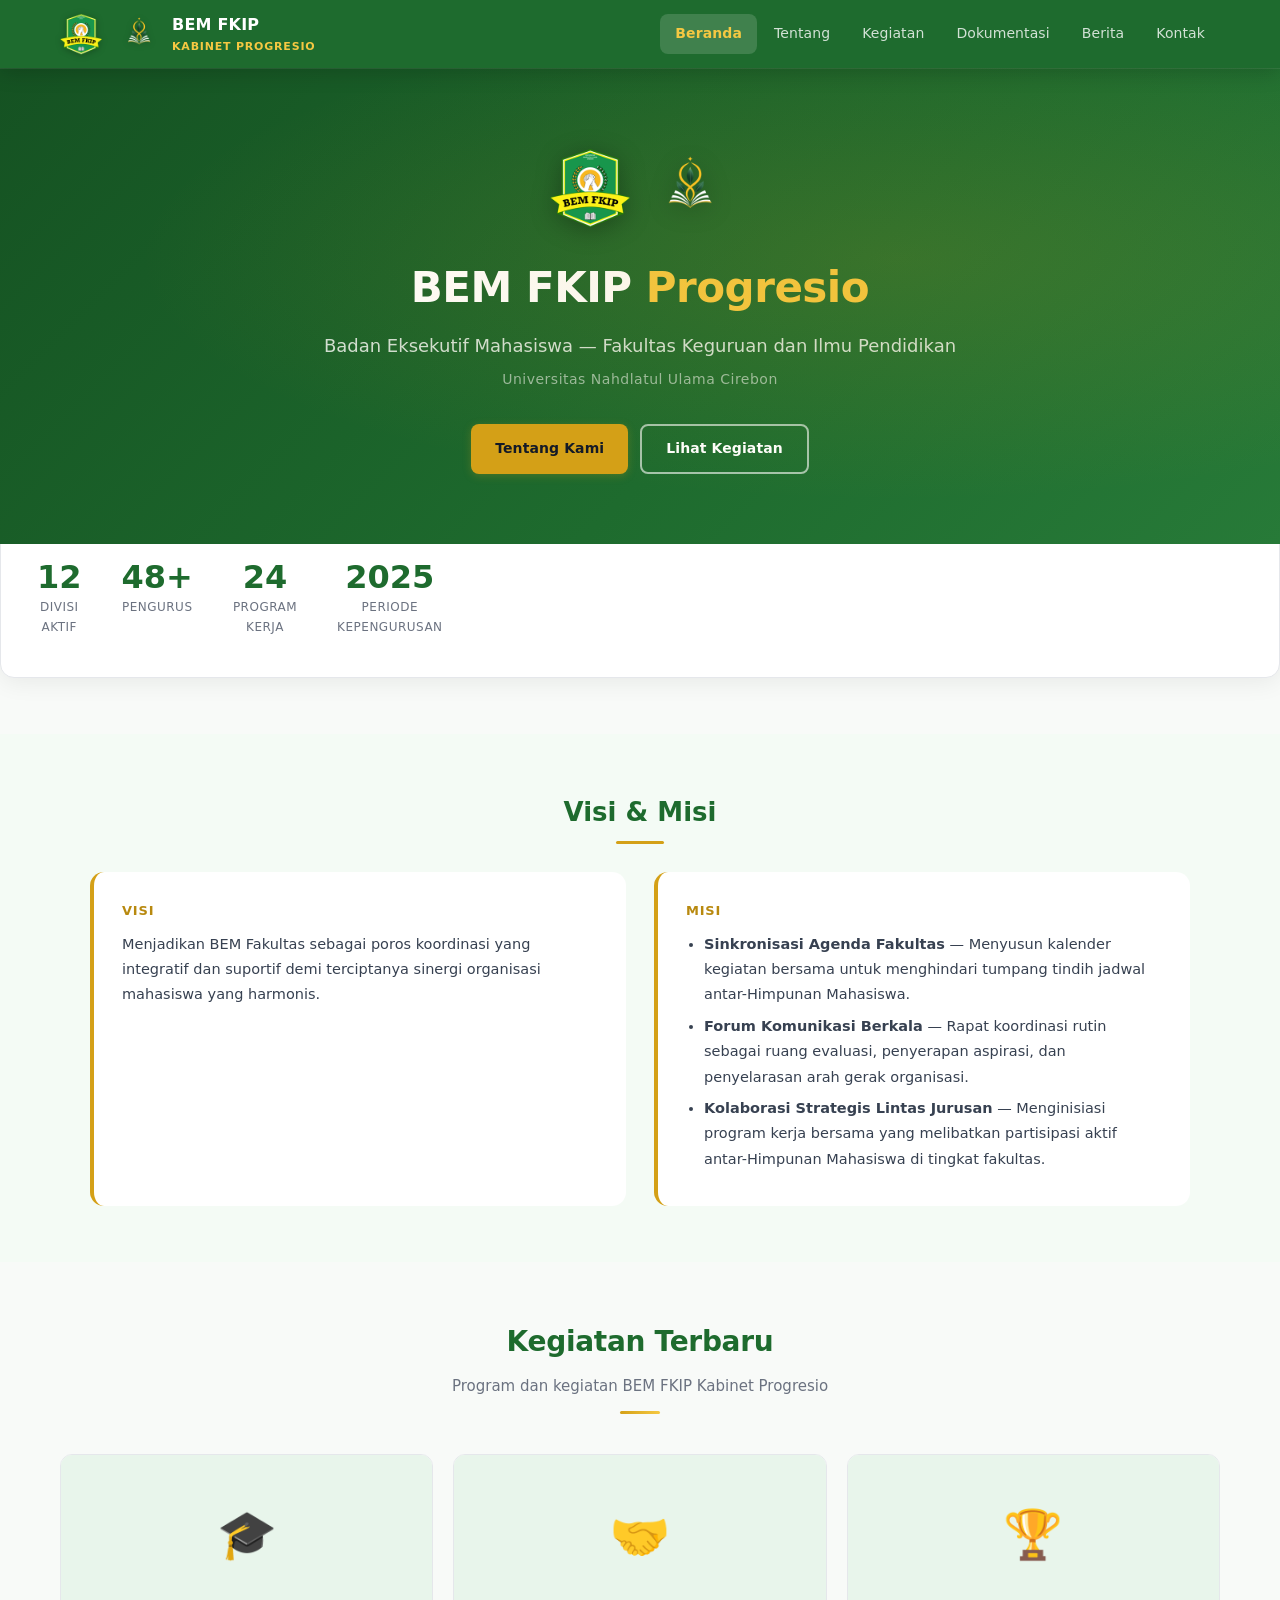
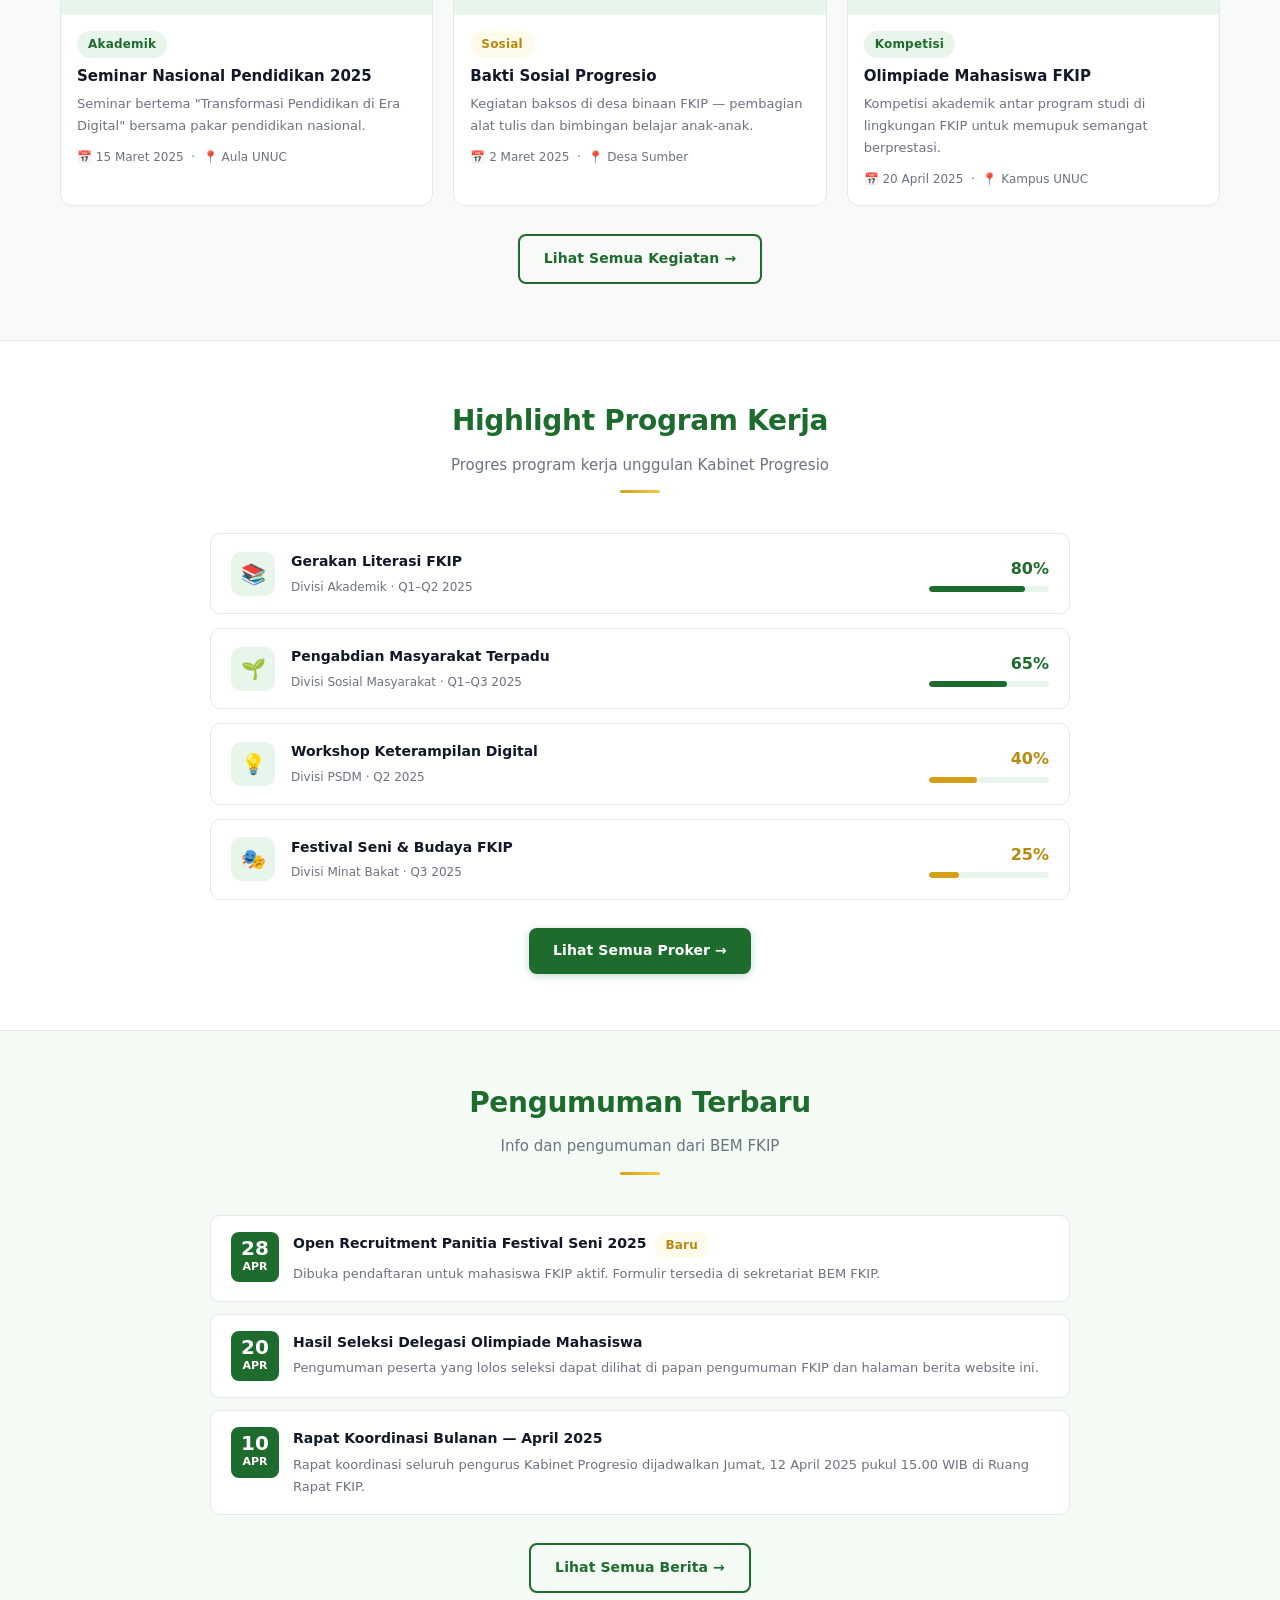
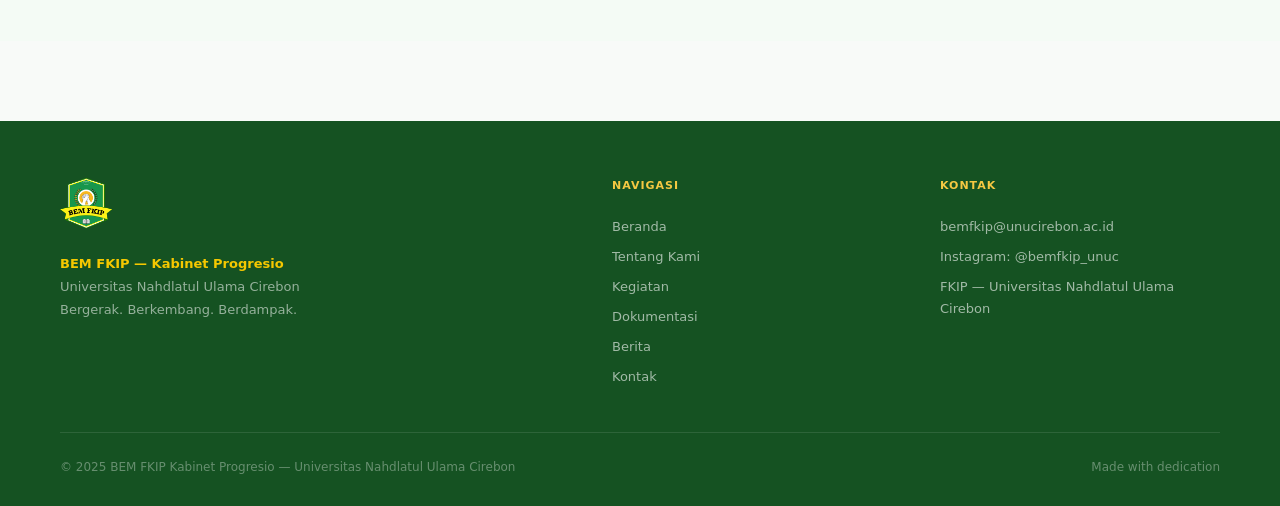
<file: index.html>
<!DOCTYPE html>
<html lang="id">
<head>
<meta charset="UTF-8"/>
<meta name="viewport" content="width=device-width,initial-scale=1.0"/>
<title>BEM FKIP — Kabinet Progresio | Universitas Nahdlatul Ulama Cirebon</title>
<script src="assets/data.js"></script>
<link rel="stylesheet" href="assets/style.css"/>
<style>
/* HERO */
.hero {
  background: linear-gradient(135deg, var(--green-dark) 0%, var(--green-main) 60%, var(--green-mid) 100%);
  padding: 80px 24px 70px;
  text-align: center;
  color: white;
  position: relative;
  overflow: hidden;
}
.hero::before {
  content: '';
  position: absolute; inset: 0;
  background: radial-gradient(ellipse at 70% 40%, rgba(212,160,23,.15) 0%, transparent 60%);
}
.hero-logos { display: flex; align-items: center; justify-content: center; gap: 20px; margin-bottom: 24px; }
.hero-logos img { height: 80px; width: 80px; object-fit: contain; filter: drop-shadow(0 4px 12px rgba(0,0,0,.3)); }
.hero-title { font-size: 42px; font-weight: 900; letter-spacing: -.5px; margin-bottom: 8px; }
.hero-title span { color: var(--gold-light); }
.hero-subtitle { font-size: 18px; color: rgba(255,255,255,.8); margin-bottom: 6px; }
.hero-univ { font-size: 14px; color: rgba(255,255,255,.55); margin-bottom: 32px; letter-spacing: .5px; }
.hero-cta { display: flex; gap: 12px; justify-content: center; flex-wrap: wrap; }
.hero-divider { height: 4px; background: linear-gradient(90deg, transparent, var(--gold-light), transparent); margin: 0; }

/* STATS */
.stats-bar {
  background: white;
  border-bottom: 1px solid var(--border);
  padding: 28px 24px;
}
.stats-inner { max-width: 1100px; margin: 0 auto; display: grid; grid-template-columns: repeat(4,1fr); gap: 16px; }
.stat-item { text-align: center; padding: 12px; }
.stat-num { font-size: 32px; font-weight: 900; color: var(--green-main); line-height: 1; }
.stat-label { font-size: 12px; color: var(--text-light); margin-top: 4px; text-transform: uppercase; letter-spacing: .5px; }

/* VISI MISI */
.visi-section { background: var(--green-pale); padding: 56px 24px; }
.vm-grid { max-width: 1100px; margin: 0 auto; display: grid; grid-template-columns: 1fr 1fr; gap: 28px; }
.vm-box { background: white; border-radius: 14px; padding: 28px; border-left: 4px solid var(--gold-main); }
.vm-box h3 { font-size: 13px; font-weight: 700; text-transform: uppercase; letter-spacing: .8px; color: var(--gold-dark); margin-bottom: 10px; }
.vm-box p, .vm-box ul { color: var(--text-mid); font-size: 14.5px; line-height: 1.75; }
.vm-box ul { padding-left: 18px; }
.vm-box ul li { margin-bottom: 6px; }

/* KEGIATAN TERBARU */
.kegiatan-grid { display: grid; grid-template-columns: repeat(3,1fr); gap: 20px; }
.kegiatan-card { background: white; border-radius: 12px; border: 1px solid var(--border); overflow: hidden; transition: box-shadow .2s, transform .2s; }
.kegiatan-card:hover { box-shadow: 0 8px 28px var(--shadow); transform: translateY(-3px); }
.kegiatan-img { height: 160px; background: var(--green-light); display: flex; align-items: center; justify-content: center; font-size: 48px; }
.kegiatan-body { padding: 16px; }
.kegiatan-body h4 { font-size: 15px; font-weight: 700; color: var(--text-dark); margin-bottom: 6px; line-height: 1.4; }
.kegiatan-body p { font-size: 13px; color: var(--text-light); }
.kegiatan-meta { display: flex; align-items: center; gap: 8px; margin-top: 10px; font-size: 12px; color: var(--text-light); }

/* PROKER HIGHLIGHT */
.proker-list { max-width: 860px; margin: 0 auto; display: flex; flex-direction: column; gap: 14px; }
.proker-item { background: white; border: 1px solid var(--border); border-radius: 10px; padding: 16px 20px; display: flex; align-items: center; gap: 16px; }
.proker-icon { width: 44px; height: 44px; border-radius: 10px; background: var(--green-light); display: flex; align-items: center; justify-content: center; font-size: 20px; flex-shrink: 0; }
.proker-info { flex: 1; }
.proker-info h4 { font-size: 14px; font-weight: 700; color: var(--text-dark); margin-bottom: 3px; }
.proker-info p { font-size: 12px; color: var(--text-light); }
.proker-progress { width: 120px; text-align: right; flex-shrink: 0; }
.proker-pct { font-size: 16px; font-weight: 800; color: var(--green-main); }
.proker-bar { height: 6px; background: var(--green-light); border-radius: 3px; margin-top: 4px; overflow: hidden; }
.proker-bar-fill { height: 100%; background: var(--green-main); border-radius: 3px; }
.proker-bar-fill.gold { background: var(--gold-main); }

/* PENGUMUMAN */
.pengumuman-list { display: flex; flex-direction: column; gap: 12px; max-width: 860px; margin: 0 auto; }
.peng-item { background: white; border: 1px solid var(--border); border-radius: 10px; padding: 16px 20px; display: flex; gap: 14px; align-items: flex-start; }
.peng-date { flex-shrink: 0; text-align: center; background: var(--green-main); color: white; border-radius: 8px; padding: 6px 10px; min-width: 48px; }
.peng-date .day { font-size: 20px; font-weight: 900; line-height: 1; }
.peng-date .mon { font-size: 11px; font-weight: 600; text-transform: uppercase; }
.peng-body h4 { font-size: 14px; font-weight: 700; margin-bottom: 3px; }
.peng-body p { font-size: 13px; color: var(--text-light); }

@media(max-width:768px) {
  .hero-title { font-size: 28px; }
  .stats-inner { grid-template-columns: repeat(2,1fr); }
  .vm-grid { grid-template-columns: 1fr; }
  .kegiatan-grid { grid-template-columns: 1fr; }
  .proker-item { flex-wrap: wrap; }
}
</style>
</head>
<body>
<div id="navbar-placeholder"></div>

<!-- HERO -->
<section class="hero">
  <div class="hero-logos">
    <img id="hero-logo-bem" alt="BEM FKIP"/>
    <img id="hero-logo-kab" alt="Kabinet Progresio"/>
  </div>
  <div class="hero-title">BEM FKIP <span>Progresio</span></div>
  <div class="hero-subtitle">Badan Eksekutif Mahasiswa — Fakultas Keguruan dan Ilmu Pendidikan</div>
  <div class="hero-univ">Universitas Nahdlatul Ulama Cirebon</div>
  <div class="hero-cta">
    <a href="tentang.html" class="btn btn-gold">Tentang Kami</a>
    <a href="kegiatan.html" class="btn btn-outline" style="border-color:rgba(255,255,255,.6);color:white">Lihat Kegiatan</a>
  </div>
</section>
<div class="hero-divider"></div>

<!-- STATS -->
<div class="stats-bar">
  <div class="stats-inner">
    <div class="stat-item">
      <div class="stat-num">12</div>
      <div class="stat-label">Divisi Aktif</div>
    </div>
    <div class="stat-item">
      <div class="stat-num">48+</div>
      <div class="stat-label">Pengurus</div>
    </div>
    <div class="stat-item">
      <div class="stat-num">24</div>
      <div class="stat-label">Program Kerja</div>
    </div>
    <div class="stat-item">
      <div class="stat-num">2025</div>
      <div class="stat-label">Periode Kepengurusan</div>
    </div>
  </div>
</div>

<!-- VISI MISI -->
<section class="visi-section">
  <div style="max-width:1100px;margin:0 auto 28px;text-align:center">
    <h2 style="font-size:26px;font-weight:800;color:var(--green-main);margin-bottom:6px">Visi & Misi</h2>
    <div style="width:48px;height:3px;background:var(--gold-main);border-radius:2px;margin:0 auto"></div>
  </div>
  <div class="vm-grid">
    <div class="vm-box">
      <h3>Visi</h3>
      <p>Menjadikan BEM Fakultas sebagai poros koordinasi yang integratif dan suportif demi terciptanya sinergi organisasi mahasiswa yang harmonis.</p>
    </div>
    <div class="vm-box">
      <h3>Misi</h3>
      <ul>
        <li><strong>Sinkronisasi Agenda Fakultas</strong> — Menyusun kalender kegiatan bersama untuk menghindari tumpang tindih jadwal antar-Himpunan Mahasiswa.</li>
        <li><strong>Forum Komunikasi Berkala</strong> — Rapat koordinasi rutin sebagai ruang evaluasi, penyerapan aspirasi, dan penyelarasan arah gerak organisasi.</li>
        <li><strong>Kolaborasi Strategis Lintas Jurusan</strong> — Menginisiasi program kerja bersama yang melibatkan partisipasi aktif antar-Himpunan Mahasiswa di tingkat fakultas.</li>
      </ul>
    </div>
  </div>
</section>

<!-- KEGIATAN TERBARU -->
<section style="padding: 56px 24px; background: var(--cream);">
  <div class="container" style="padding:0">
    <div class="section-heading">
      <h2>Kegiatan Terbaru</h2>
      <p>Program dan kegiatan BEM FKIP Kabinet Progresio</p>
      <div class="line"></div>
    </div>
    <div class="kegiatan-grid">
      <div class="kegiatan-card">
        <div class="kegiatan-img">🎓</div>
        <div class="kegiatan-body">
          <span class="badge badge-green">Akademik</span>
          <h4 style="margin-top:8px">Seminar Nasional Pendidikan 2025</h4>
          <p>Seminar bertema "Transformasi Pendidikan di Era Digital" bersama pakar pendidikan nasional.</p>
          <div class="kegiatan-meta">📅 15 Maret 2025 &nbsp;·&nbsp; 📍 Aula UNUC</div>
        </div>
      </div>
      <div class="kegiatan-card">
        <div class="kegiatan-img">🤝</div>
        <div class="kegiatan-body">
          <span class="badge badge-gold">Sosial</span>
          <h4 style="margin-top:8px">Bakti Sosial Progresio</h4>
          <p>Kegiatan baksos di desa binaan FKIP — pembagian alat tulis dan bimbingan belajar anak-anak.</p>
          <div class="kegiatan-meta">📅 2 Maret 2025 &nbsp;·&nbsp; 📍 Desa Sumber</div>
        </div>
      </div>
      <div class="kegiatan-card">
        <div class="kegiatan-img">🏆</div>
        <div class="kegiatan-body">
          <span class="badge badge-green">Kompetisi</span>
          <h4 style="margin-top:8px">Olimpiade Mahasiswa FKIP</h4>
          <p>Kompetisi akademik antar program studi di lingkungan FKIP untuk memupuk semangat berprestasi.</p>
          <div class="kegiatan-meta">📅 20 April 2025 &nbsp;·&nbsp; 📍 Kampus UNUC</div>
        </div>
      </div>
    </div>
    <div style="text-align:center;margin-top:28px">
      <a href="kegiatan.html" class="btn btn-outline">Lihat Semua Kegiatan →</a>
    </div>
  </div>
</section>

<!-- PROGRAM KERJA HIGHLIGHT -->
<section style="padding: 56px 24px; background: white; border-top: 1px solid var(--border);">
  <div class="container" style="padding:0">
    <div class="section-heading">
      <h2>Highlight Program Kerja</h2>
      <p>Progres program kerja unggulan Kabinet Progresio</p>
      <div class="line"></div>
    </div>
    <div class="proker-list">
      <div class="proker-item">
        <div class="proker-icon">📚</div>
        <div class="proker-info">
          <h4>Gerakan Literasi FKIP</h4>
          <p>Divisi Akademik · Q1–Q2 2025</p>
        </div>
        <div class="proker-progress">
          <div class="proker-pct">80%</div>
          <div class="proker-bar"><div class="proker-bar-fill" style="width:80%"></div></div>
        </div>
      </div>
      <div class="proker-item">
        <div class="proker-icon">🌱</div>
        <div class="proker-info">
          <h4>Pengabdian Masyarakat Terpadu</h4>
          <p>Divisi Sosial Masyarakat · Q1–Q3 2025</p>
        </div>
        <div class="proker-progress">
          <div class="proker-pct">65%</div>
          <div class="proker-bar"><div class="proker-bar-fill" style="width:65%"></div></div>
        </div>
      </div>
      <div class="proker-item">
        <div class="proker-icon">💡</div>
        <div class="proker-info">
          <h4>Workshop Keterampilan Digital</h4>
          <p>Divisi PSDM · Q2 2025</p>
        </div>
        <div class="proker-progress">
          <div class="proker-pct" style="color:var(--gold-dark)">40%</div>
          <div class="proker-bar"><div class="proker-bar-fill gold" style="width:40%"></div></div>
        </div>
      </div>
      <div class="proker-item">
        <div class="proker-icon">🎭</div>
        <div class="proker-info">
          <h4>Festival Seni & Budaya FKIP</h4>
          <p>Divisi Minat Bakat · Q3 2025</p>
        </div>
        <div class="proker-progress">
          <div class="proker-pct" style="color:var(--gold-dark)">25%</div>
          <div class="proker-bar"><div class="proker-bar-fill gold" style="width:25%"></div></div>
        </div>
      </div>
    </div>
    <div style="text-align:center;margin-top:28px">
      <a href="kegiatan.html" class="btn btn-primary">Lihat Semua Proker →</a>
    </div>
  </div>
</section>

<!-- PENGUMUMAN -->
<section style="padding: 48px 24px; background: var(--green-pale); border-top: 1px solid var(--border);">
  <div class="container" style="padding:0">
    <div class="section-heading">
      <h2>Pengumuman Terbaru</h2>
      <p>Info dan pengumuman dari BEM FKIP</p>
      <div class="line"></div>
    </div>
    <div class="pengumuman-list">
      <div class="peng-item">
        <div class="peng-date"><div class="day">28</div><div class="mon">Apr</div></div>
        <div class="peng-body">
          <div style="display:flex;gap:8px;align-items:center;margin-bottom:4px">
            <h4>Open Recruitment Panitia Festival Seni 2025</h4>
            <span class="badge badge-gold">Baru</span>
          </div>
          <p>Dibuka pendaftaran untuk mahasiswa FKIP aktif. Formulir tersedia di sekretariat BEM FKIP.</p>
        </div>
      </div>
      <div class="peng-item">
        <div class="peng-date"><div class="day">20</div><div class="mon">Apr</div></div>
        <div class="peng-body">
          <h4>Hasil Seleksi Delegasi Olimpiade Mahasiswa</h4>
          <p>Pengumuman peserta yang lolos seleksi dapat dilihat di papan pengumuman FKIP dan halaman berita website ini.</p>
        </div>
      </div>
      <div class="peng-item">
        <div class="peng-date"><div class="day">10</div><div class="mon">Apr</div></div>
        <div class="peng-body">
          <h4>Rapat Koordinasi Bulanan — April 2025</h4>
          <p>Rapat koordinasi seluruh pengurus Kabinet Progresio dijadwalkan Jumat, 12 April 2025 pukul 15.00 WIB di Ruang Rapat FKIP.</p>
        </div>
      </div>
    </div>
    <div style="text-align:center;margin-top:28px">
      <a href="berita.html" class="btn btn-outline">Lihat Semua Berita →</a>
    </div>
  </div>
</section>

<div id="footer-placeholder"></div>
<script src="assets/main.js"></script>
<script>
// Inject logos into hero after main.js loads LOGO_BEM/LOGO_KAB
document.getElementById('hero-logo-bem').src = LOGO_BEM;
document.getElementById('hero-logo-kab').src = LOGO_KAB;
</script>
</body>
</html>
</file>
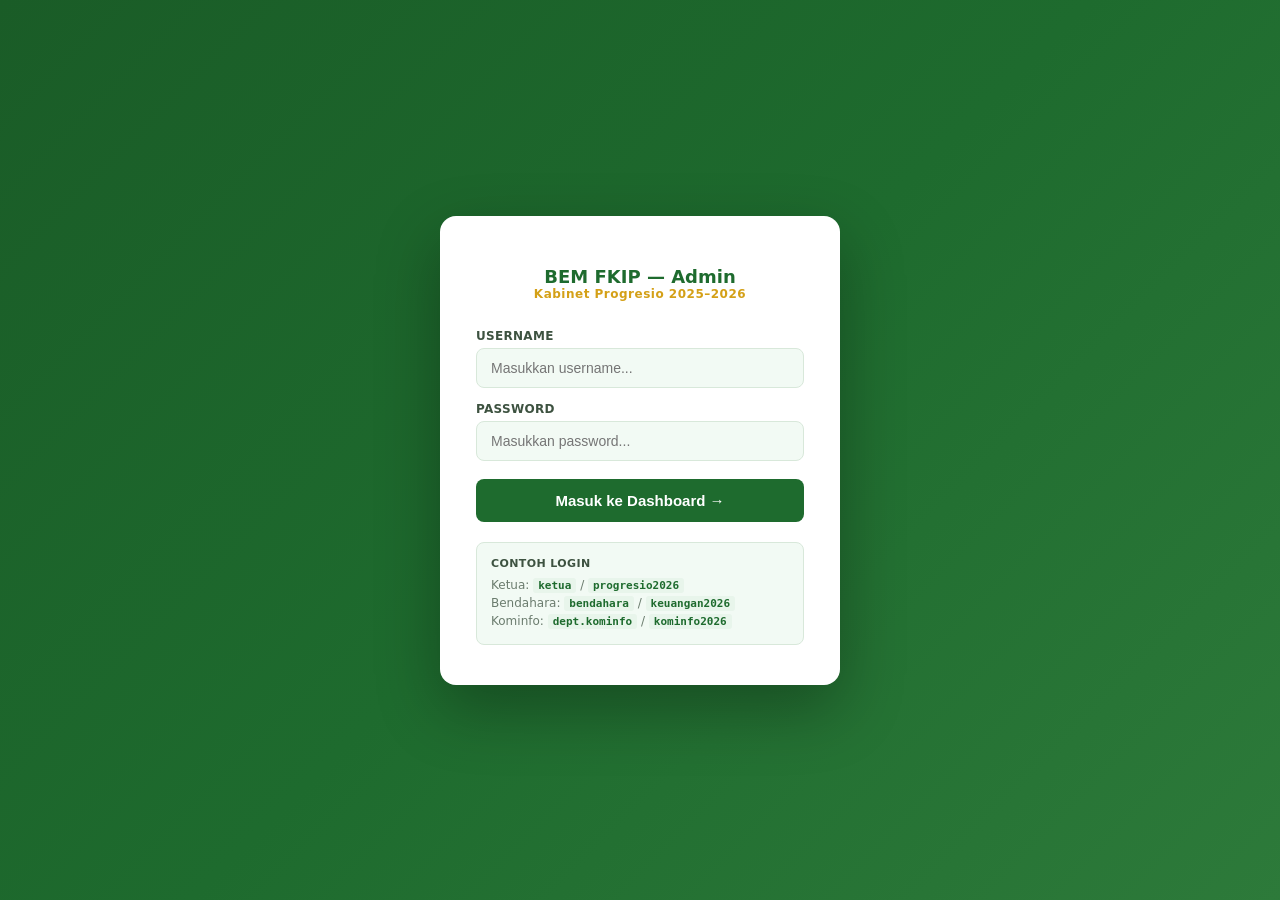
<file: admin/index.html>
<!DOCTYPE html>
<html lang="id">
<head>
<meta charset="UTF-8"/>
<meta name="viewport" content="width=device-width,initial-scale=1.0"/>
<title>Dashboard Admin — BEM FKIP</title>
<script src="../assets/data.js"></script>
<style>
*{box-sizing:border-box;margin:0;padding:0}
:root{
  --green:#1e6b2e;--green-dark:#1a5c27;--green-light:#e8f5eb;--green-pale:#f2faf4;
  --gold:#d4a017;--gold-light:#f5c800;--border:#d8e8da;--white:#fff;
  --text:#1a2e1e;--muted:#6b7c6e;--red:#dc2626;--blue:#3b82f6;
  --sidebar-w:230px;
}
body{font-family:-apple-system,"Segoe UI",system-ui,sans-serif;background:#f0f4f1;color:var(--text);font-size:14px;display:flex;min-height:100vh}

/* SIDEBAR */
.sidebar{
  width:var(--sidebar-w);flex-shrink:0;background:var(--green-dark);
  display:flex;flex-direction:column;position:fixed;top:0;left:0;bottom:0;z-index:50;
  overflow-y:auto;
}
.sidebar-brand{padding:18px 16px;display:flex;align-items:center;gap:8px;border-bottom:1px solid rgba(255,255,255,.1)}
.sidebar-brand img{height:32px;width:32px;object-fit:contain}
.sidebar-brand-text .org{font-size:13px;font-weight:800;color:#fff}
.sidebar-brand-text .kab{font-size:10px;color:var(--gold-light);font-weight:500}
.sidebar-user{padding:12px 16px;background:rgba(0,0,0,.2);margin:8px;border-radius:8px}
.sidebar-user .uname{font-size:12px;font-weight:700;color:#fff}
.sidebar-user .urole{font-size:11px;color:rgba(255,255,255,.55);margin-top:1px}
.sidebar-nav{flex:1;padding:8px 8px}
.nav-section{font-size:10px;font-weight:700;text-transform:uppercase;letter-spacing:.8px;color:rgba(255,255,255,.35);padding:10px 8px 4px;margin-top:8px}
.nav-item{
  display:flex;align-items:center;gap:8px;padding:9px 12px;border-radius:7px;
  color:rgba(255,255,255,.75);text-decoration:none;font-size:13px;font-weight:500;
  transition:.15s;cursor:pointer;border:none;background:none;width:100%;text-align:left;
}
.nav-item:hover{background:rgba(255,255,255,.1);color:#fff}
.nav-item.active{background:rgba(255,255,255,.18);color:#fff;font-weight:700}
.nav-item.locked{color:rgba(255,255,255,.3);cursor:not-allowed}
.nav-item.locked:hover{background:none}
.nav-icon{font-size:15px;width:18px;text-align:center}
.sidebar-footer{padding:12px 16px;border-top:1px solid rgba(255,255,255,.1)}
.logout-btn{
  display:flex;align-items:center;gap:8px;width:100%;padding:8px 12px;
  background:rgba(220,38,38,.2);color:#fca5a5;border:none;border-radius:7px;
  font-size:13px;font-weight:600;cursor:pointer;transition:.15s;
}
.logout-btn:hover{background:rgba(220,38,38,.35);color:#fff}

/* MAIN */
.main{margin-left:var(--sidebar-w);flex:1;display:flex;flex-direction:column;min-height:100vh}
.topbar{background:white;border-bottom:1px solid var(--border);padding:0 24px;height:56px;display:flex;align-items:center;justify-content:space-between;position:sticky;top:0;z-index:40}
.topbar-title{font-size:16px;font-weight:700;color:var(--green)}
.topbar-right{display:flex;align-items:center;gap:10px;font-size:13px;color:var(--muted)}
.content{padding:24px;flex:1}

/* CARDS */
.stat-grid{display:grid;grid-template-columns:repeat(4,1fr);gap:16px;margin-bottom:24px}
.stat-card{background:white;border:1px solid var(--border);border-radius:10px;padding:18px}
.stat-card .s-label{font-size:11px;font-weight:700;text-transform:uppercase;letter-spacing:.5px;color:var(--muted);margin-bottom:6px}
.stat-card .s-val{font-size:26px;font-weight:900;color:var(--green)}
.stat-card .s-sub{font-size:11px;color:var(--muted);margin-top:4px}

/* PANEL */
.panel{background:white;border:1px solid var(--border);border-radius:10px;margin-bottom:20px}
.panel-head{padding:14px 18px;border-bottom:1px solid var(--border);display:flex;align-items:center;justify-content:space-between}
.panel-head h3{font-size:14px;font-weight:700;color:var(--text)}
.panel-body{padding:18px}

/* TABLE */
.tbl{width:100%;border-collapse:collapse;font-size:13px}
.tbl thead th{background:var(--green-light);padding:9px 12px;text-align:left;font-weight:700;color:var(--green-dark);border-bottom:1px solid var(--border)}
.tbl tbody td{padding:9px 12px;border-bottom:1px solid #f0f4f1;vertical-align:middle}
.tbl tbody tr:hover{background:var(--green-pale)}
.tbl tbody tr:last-child td{border-bottom:none}

/* BADGES */
.b{display:inline-block;padding:2px 8px;border-radius:99px;font-size:11px;font-weight:600}
.b-green{background:#dcfce7;color:#16a34a}
.b-red{background:#fee2e2;color:#dc2626}
.b-blue{background:#dbeafe;color:#1d4ed8}
.b-gold{background:#fef3c7;color:#92400e}
.b-gray{background:#f3f4f6;color:#6b7280}

/* BUTTONS */
.btn{display:inline-flex;align-items:center;gap:5px;padding:7px 14px;border-radius:7px;font-size:12px;font-weight:600;cursor:pointer;border:none;transition:.15s;text-decoration:none}
.btn-green{background:var(--green);color:white}.btn-green:hover{background:var(--green-dark)}
.btn-red{background:#fee2e2;color:#dc2626}.btn-red:hover{background:#dc2626;color:white}
.btn-outline{background:transparent;border:1.5px solid var(--border);color:var(--text)}.btn-outline:hover{border-color:var(--green);color:var(--green)}
.btn-gold{background:var(--gold);color:white}.btn-gold:hover{background:#b8890f}

/* QUICK ACCESS GRID */
.qa-grid{display:grid;grid-template-columns:repeat(3,1fr);gap:14px}
.qa-card{
  background:white;border:1px solid var(--border);border-radius:10px;
  padding:18px;text-align:center;cursor:pointer;transition:.15s;text-decoration:none;
  display:block;color:var(--text);
}
.qa-card:hover{box-shadow:0 4px 16px rgba(30,107,46,.12);border-color:var(--green);transform:translateY(-2px)}
.qa-card.locked{opacity:.4;cursor:not-allowed;pointer-events:none}
.qa-card.locked:hover{box-shadow:none;transform:none}
.qa-icon{font-size:28px;margin-bottom:8px}
.qa-label{font-size:13px;font-weight:700}
.qa-desc{font-size:11px;color:var(--muted);margin-top:3px}

@media(max-width:900px){
  .sidebar{transform:translateX(-100%);transition:.3s}
  .sidebar.open{transform:translateX(0)}
  .main{margin-left:0}
  .stat-grid{grid-template-columns:repeat(2,1fr)}
  .qa-grid{grid-template-columns:1fr 1fr}
}
</style>
</head>
<body>

<!-- SIDEBAR -->
<aside class="sidebar" id="sidebar">
  <div class="sidebar-brand">
    <img id="sb-logo1" alt="BEM"/>
    <img id="sb-logo2" alt="Progresio"/>
    <div class="sidebar-brand-text">
      <div class="org">BEM FKIP</div>
      <div class="kab">Kabinet Progresio</div>
    </div>
  </div>
  <div class="sidebar-user">
    <div class="uname" id="sb-name">—</div>
    <div class="urole" id="sb-role">—</div>
  </div>
  <nav class="sidebar-nav" id="sidebarNav"></nav>
  <div class="sidebar-footer">
    <button class="logout-btn" onclick="BEM.logout()">🚪 Keluar</button>
  </div>
</aside>

<!-- MAIN -->
<div class="main">
  <div class="topbar">
    <div class="topbar-title" id="pageTitle">Dashboard</div>
    <div class="topbar-right">
      <span id="topbar-user">—</span>
      <a href="../index.html" class="btn btn-outline" style="font-size:11px">← Lihat Website</a>
    </div>
  </div>

  <div class="content" id="mainContent">
    <!-- Diisi oleh JS -->
  </div>
</div>

<script>
// ── INIT ─────────────────────────────────────────────────────────────
const user = BEM.requireAuth('dashboard');
if (!user) throw new Error('Not authenticated');

document.getElementById('sb-logo1').src = LOGO_BEM;
document.getElementById('sb-logo2').src = LOGO_KAB;
document.getElementById('sb-name').textContent = user.name;
document.getElementById('sb-role').textContent = user.label;
document.getElementById('topbar-user').textContent = user.name;

// ── SIDEBAR NAV BUILDER ────────────────────────────────────────────
const NAV_ITEMS = [
  { section: 'Umum' },
  { key: 'dashboard', icon: '🏠', label: 'Dashboard', href: 'index.html' },
  { section: 'Konten' },
  { key: 'berita', icon: '📰', label: 'Berita & Pengumuman', href: 'berita.html' },
  { key: 'kegiatan', icon: '📅', label: 'Kegiatan', href: 'kegiatan.html' },
  { key: 'proker', icon: '📊', label: 'Program Kerja', href: 'kegiatan.html#proker' },
  { section: 'Organisasi' },
  { key: 'pengurus', icon: '👥', label: 'Data Pengurus', href: 'pengurus.html' },
  { key: 'aspirasi', icon: '💬', label: 'Aspirasi Masuk', href: 'aspirasi.html' },
  { key: 'keuangan', icon: '💰', label: 'Keuangan', href: '../organisasi-keuangan/index.html' },
  { section: 'Dokumen' },
  { key: 'notulensi', icon: '📝', label: 'Notulensi', href: 'notulensi.html' },
];

const nav = document.getElementById('sidebarNav');
NAV_ITEMS.forEach(item => {
  if (item.section) {
    const s = document.createElement('div');
    s.className = 'nav-section';
    s.textContent = item.section;
    nav.appendChild(s);
    return;
  }
  const a = document.createElement('a');
  a.href = item.href;
  a.className = 'nav-item' + (item.key === 'dashboard' ? ' active' : '') + (!BEM.canAccess(item.key) ? ' locked' : '');
  a.innerHTML = `<span class="nav-icon">${item.icon}</span>${item.label}${!BEM.canAccess(item.key) ? ' 🔒' : ''}`;
  if (!BEM.canAccess(item.key)) a.onclick = e => e.preventDefault();
  nav.appendChild(a);
});

// ── DASHBOARD CONTENT ─────────────────────────────────────────────
(async function() {
const [berita, kegiatan, proker] = await Promise.all([
  BEM.getData('berita'),
  BEM.getData('kegiatan'),
  BEM.getData('proker')
]);
const aspirasi = JSON.parse(localStorage.getItem('aspirasi_bem') || '[]');

const berjalan = proker.filter(p => p.status === 'berjalan').length;
const selesai  = proker.filter(p => p.status === 'selesai').length;
const aspMasuk = aspirasi.filter(a => a.status === 'Masuk').length;

// Quick Access tiles — filtered by role
const QA_ALL = [
  { key:'berita',   icon:'📰', label:'Kelola Berita',   desc:'Tambah/edit berita & pengumuman', href:'berita.html' },
  { key:'kegiatan', icon:'📅', label:'Kelola Kegiatan', desc:'Input & update kegiatan',         href:'kegiatan.html' },
  { key:'proker',   icon:'📊', label:'Program Kerja',   desc:'Update progress proker',           href:'kegiatan.html#proker' },
  { key:'pengurus', icon:'👥', label:'Data Pengurus',   desc:'Edit profil & susunan pengurus',  href:'pengurus.html' },
  { key:'aspirasi', icon:'💬', label:'Aspirasi Masuk',  desc:aspMasuk + ' aspirasi belum diproses', href:'aspirasi.html' },
  { key:'keuangan', icon:'💰', label:'Keuangan',        desc:'Dashboard laporan keuangan',       href:'../organisasi-keuangan/index.html' },
  { key:'notulensi',icon:'📝', label:'Notulensi',       desc:'Tambah notulensi rapat',           href:'notulensi.html' },
];

document.getElementById('mainContent').innerHTML = `
  <div class="stat-grid">
    <div class="stat-card">
      <div class="s-label">Berita Dipublikasi</div>
      <div class="s-val">${berita.length}</div>
      <div class="s-sub">artikel</div>
    </div>
    <div class="stat-card">
      <div class="s-label">Proker Selesai</div>
      <div class="s-val">${selesai}</div>
      <div class="s-sub">dari ${proker.length} total</div>
    </div>
    <div class="stat-card">
      <div class="s-label">Proker Berjalan</div>
      <div class="s-val" style="color:var(--gold)">${berjalan}</div>
      <div class="s-sub">sedang berlangsung</div>
    </div>
    <div class="stat-card">
      <div class="s-label">Aspirasi Masuk</div>
      <div class="s-val" style="color:${aspMasuk>0?'#dc2626':'var(--green)'}">${aspMasuk}</div>
      <div class="s-sub">belum ditindaklanjuti</div>
    </div>
  </div>

  <div style="display:grid;grid-template-columns:1fr 1fr;gap:20px;margin-bottom:20px">
    <div class="panel">
      <div class="panel-head">
        <h3>⚡ Akses Cepat</h3>
        <span style="font-size:11px;color:var(--muted)">Sesuai akses Anda</span>
      </div>
      <div class="panel-body">
        <div class="qa-grid">
          ${QA_ALL.map(q => `
            <a href="${q.href}" class="qa-card${BEM.canAccess(q.key)?'':' locked'}">
              <div class="qa-icon">${q.icon}</div>
              <div class="qa-label">${q.label}</div>
              <div class="qa-desc">${q.desc}</div>
            </a>
          `).join('')}
        </div>
      </div>
    </div>

    <div class="panel">
      <div class="panel-head"><h3>📋 Proker Terbaru</h3><a href="kegiatan.html#proker" class="btn btn-outline">Lihat semua</a></div>
      <div class="panel-body" style="padding:0">
        <table class="tbl">
          <thead><tr><th>Proker</th><th>Dept.</th><th>Progress</th></tr></thead>
          <tbody>
            ${proker.slice(0,5).map(p => `
              <tr>
                <td style="font-weight:600">${p.nama}</td>
                <td><span class="b b-gray">${p.dept}</span></td>
                <td>
                  <div style="display:flex;align-items:center;gap:8px">
                    <div style="flex:1;height:6px;background:#e8f5eb;border-radius:3px;overflow:hidden">
                      <div style="height:100%;width:${p.pct}%;background:${p.pct===100?'#16a34a':p.pct>50?'#1e6b2e':'#d4a017'};border-radius:3px"></div>
                    </div>
                    <span style="font-size:11px;font-weight:700;color:var(--green);min-width:30px">${p.pct}%</span>
                  </div>
                </td>
              </tr>
            `).join('')}
          </tbody>
        </table>
      </div>
    </div>
  </div>

  ${aspMasuk > 0 ? `
  <div class="panel">
    <div class="panel-head">
      <h3>💬 Aspirasi Belum Ditindaklanjuti</h3>
      <a href="aspirasi.html" class="btn btn-green">Kelola Aspirasi</a>
    </div>
    <div class="panel-body" style="padding:0">
      <table class="tbl">
        <thead><tr><th>Pengirim</th><th>Kategori</th><th>Subjek</th><th>Tanggal</th><th>Status</th></tr></thead>
        <tbody>
          ${aspirasi.filter(a=>a.status==='Masuk').slice(0,5).map(a=>`
            <tr>
              <td>${a.nama}</td>
              <td><span class="b b-blue">${a.kategori||'Umum'}</span></td>
              <td>${a.subjek}</td>
              <td style="color:var(--muted)">${a.tanggal}</td>
              <td><span class="b b-gold">Masuk</span></td>
            </tr>
          `).join('')}
        </tbody>
      </table>
    </div>
  </div>` : ''}

  <div style="text-align:center;padding:16px 0;font-size:12px;color:var(--muted)">
    BEM FKIP Kabinet Progresio — Admin Panel &nbsp;·&nbsp; Login sebagai <strong>${user.label}</strong>
  </div>
`;
})();
</script>
</body>
</html>
</file>
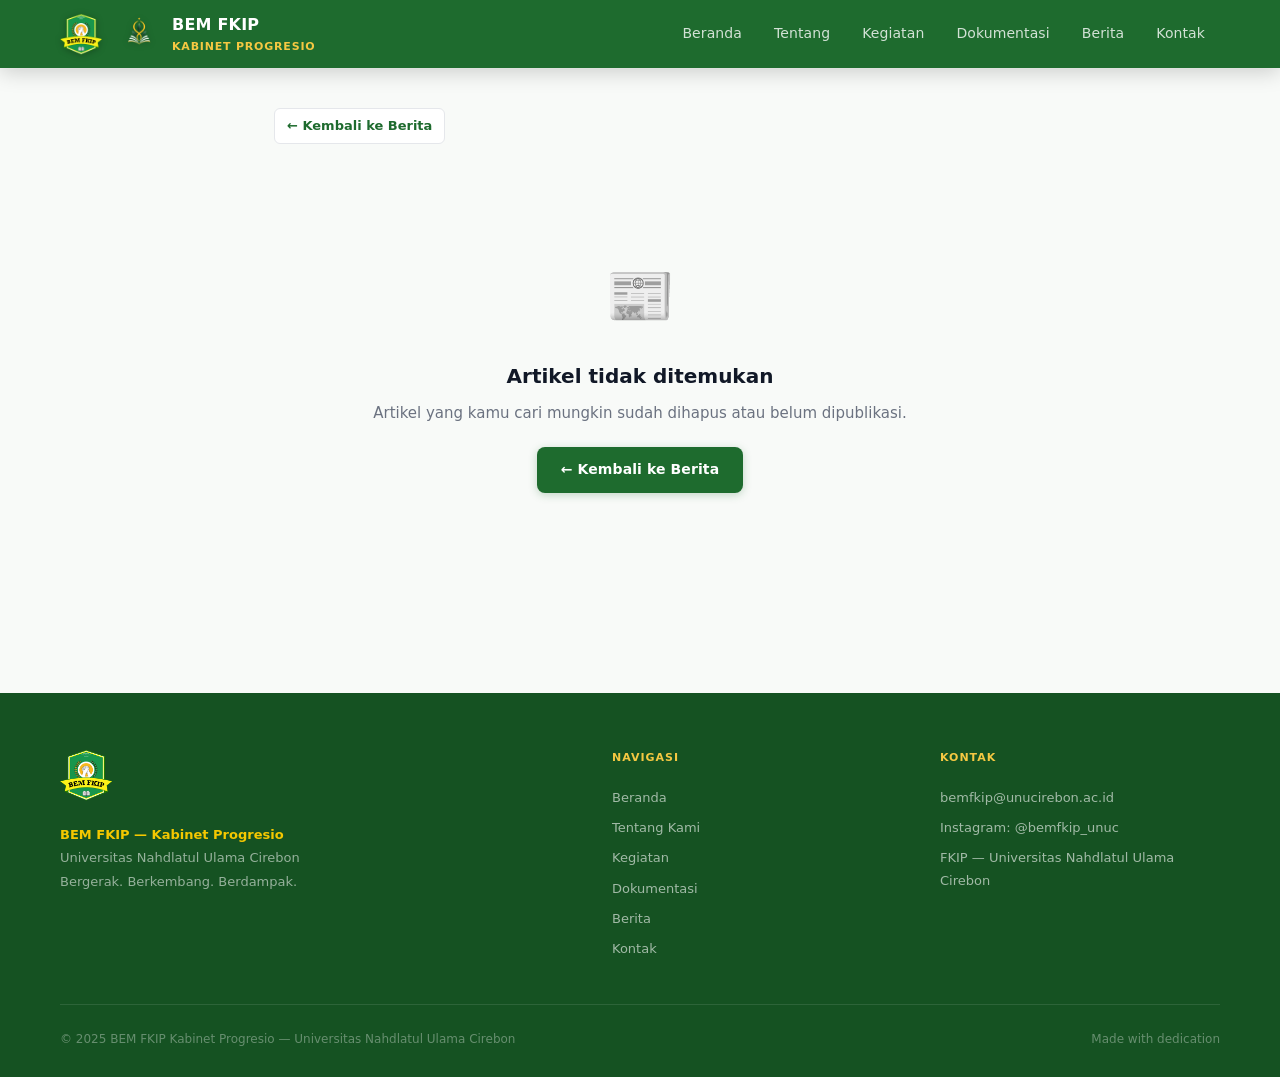
<file: artikel.html>
<!DOCTYPE html>
<html lang="id">
<head>
<meta charset="UTF-8"/>
<meta name="viewport" content="width=device-width,initial-scale=1.0"/>
<title>Artikel — BEM FKIP Kabinet Progresio</title>
<script src="assets/data.js"></script>
<link rel="stylesheet" href="assets/style.css"/>
<style>
.artikel-wrap {
  max-width: 780px; margin: 0 auto; padding: 40px 24px;
}
.artikel-back {
  display: inline-flex; align-items: center; gap: 6px;
  color: var(--green-main); text-decoration: none; font-size: 13px;
  font-weight: 600; margin-bottom: 24px;
  padding: 6px 12px; border-radius: 6px; border: 1px solid var(--border);
  background: white; transition: .15s;
}
.artikel-back:hover { background: var(--green-light); }

.artikel-header { margin-bottom: 28px; }
.artikel-header .meta {
  display: flex; align-items: center; gap: 10px; flex-wrap: wrap;
  margin-bottom: 12px;
}
.artikel-header h1 {
  font-size: 28px; font-weight: 900; color: var(--text-dark);
  line-height: 1.35; margin-bottom: 14px;
}
.artikel-header .info {
  display: flex; align-items: center; gap: 16px; flex-wrap: wrap;
  font-size: 13px; color: var(--text-light); padding: 12px 0;
  border-top: 1px solid var(--border); border-bottom: 1px solid var(--border);
}
.artikel-header .info span { display: flex; align-items: center; gap: 4px; }

.artikel-featured-img {
  width: 100%; height: 260px; background: var(--green-light);
  border-radius: 12px; display: flex; align-items: center; justify-content: center;
  font-size: 80px; margin: 24px 0; border: 1px solid var(--border);
}

.artikel-body {
  font-size: 15px; line-height: 1.85; color: var(--text-dark);
}
.artikel-body p { margin-bottom: 16px; }
.artikel-body h2 { font-size: 20px; font-weight: 800; color: var(--green-main); margin: 28px 0 10px; }
.artikel-body h3 { font-size: 17px; font-weight: 700; color: var(--text-dark); margin: 20px 0 8px; }
.artikel-body ul, .artikel-body ol { padding-left: 22px; margin-bottom: 16px; }
.artikel-body ul li, .artikel-body ol li { margin-bottom: 6px; }
.artikel-body blockquote {
  border-left: 4px solid var(--gold-main); margin: 20px 0;
  padding: 12px 18px; background: var(--gold-pale);
  border-radius: 0 8px 8px 0; font-style: italic; color: var(--text-mid);
}
.artikel-body strong { color: var(--green-main); }
.artikel-body a { color: var(--green-main); }

.artikel-footer {
  margin-top: 40px; padding-top: 24px; border-top: 1px solid var(--border);
  display: flex; justify-content: space-between; align-items: center; flex-wrap: wrap; gap: 12px;
}
.artikel-footer .penulis { font-size: 13px; color: var(--text-light); }
.artikel-footer .penulis strong { color: var(--text-dark); }

.artikel-related { margin-top: 48px; }
.artikel-related h3 { font-size: 16px; font-weight: 700; color: var(--green-main); margin-bottom: 16px; }
.related-grid { display: grid; grid-template-columns: repeat(2, 1fr); gap: 14px; }
.related-card {
  background: white; border: 1px solid var(--border); border-radius: 10px;
  padding: 14px; display: flex; gap: 12px; text-decoration: none;
  color: var(--text-dark); transition: box-shadow .2s, transform .15s;
}
.related-card:hover { box-shadow: 0 4px 16px var(--shadow); transform: translateY(-2px); }
.related-icon { font-size: 28px; flex-shrink: 0; }
.related-body .title { font-size: 13px; font-weight: 700; line-height: 1.4; margin-bottom: 3px; }
.related-body .meta { font-size: 11px; color: var(--text-light); }

.not-found {
  text-align: center; padding: 80px 24px; color: var(--text-light);
}
.not-found .icon { font-size: 56px; margin-bottom: 16px; }
.not-found h2 { font-size: 20px; font-weight: 700; color: var(--text-dark); margin-bottom: 8px; }

@media(max-width:600px) {
  .artikel-header h1 { font-size: 22px; }
  .related-grid { grid-template-columns: 1fr; }
  .artikel-featured-img { height: 180px; font-size: 56px; }
}
</style>
</head>
<body>
<div id="navbar-placeholder"></div>

<div class="artikel-wrap">
  <a href="berita.html" class="artikel-back">← Kembali ke Berita</a>
  <div id="artikelContent"></div>
</div>

<div id="footer-placeholder"></div>
<script src="assets/data.js"></script>
<script src="assets/main.js"></script>
<script>
// ── Ambil ID dari URL ──────────────────────────────────────────
const params = new URLSearchParams(window.location.search);
const artikelId = parseInt(params.get('id'));

(async function() {
const berita = await BEM.getData('berita') || [];
const artikel = berita.find(b => b.id == artikelId);

const content = document.getElementById('artikelContent');

if (!artikel) {
  content.innerHTML = `
    <div class="not-found">
      <div class="icon">📰</div>
      <h2>Artikel tidak ditemukan</h2>
      <p style="margin-bottom:20px">Artikel yang kamu cari mungkin sudah dihapus atau belum dipublikasi.</p>
      <a href="berita.html" class="btn btn-primary">← Kembali ke Berita</a>
    </div>
  `;
} else {
  // Update page title
  document.title = artikel.judul + ' — BEM FKIP Kabinet Progresio';

  // Render isi artikel — support newline sebagai paragraf
  const renderIsi = (isi) => {
    if (!isi) return '<p><em>Isi artikel belum tersedia.</em></p>';
    return isi.split('\n\n')
      .filter(p => p.trim())
      .map(p => {
        const t = p.trim();
        if (t.startsWith('## ')) return `<h2>${t.slice(3)}</h2>`;
        if (t.startsWith('### ')) return `<h3>${t.slice(4)}</h3>`;
        if (t.startsWith('> ')) return `<blockquote>${t.slice(2)}</blockquote>`;
        if (t.startsWith('- ')) {
          const items = t.split('\n').filter(l => l.startsWith('- ')).map(l => `<li>${l.slice(2)}</li>`).join('');
          return `<ul>${items}</ul>`;
        }
        return `<p>${t.replace(/\n/g, '<br/>')}</p>`;
      }).join('\n');
  };

  // Artikel terkait (selain artikel ini, maks 4)
  const related = berita.filter(b => b.id !== artikel.id).slice(0, 4);

  content.innerHTML = `
    <div class="artikel-header">
      <div class="meta">
        <span class="badge badge-green">${artikel.kategori}</span>
        ${artikel.featured ? '<span class="badge badge-gold">⭐ Featured</span>' : ''}
      </div>
      <h1>${artikel.judul}</h1>
      <div class="info">
        <span>📅 ${artikel.tanggal}</span>
        <span>✍️ ${artikel.penulis || 'BEM FKIP'}</span>
        <span>📂 ${artikel.kategori}</span>
      </div>
    </div>

    <div class="artikel-featured-img">${artikel.icon || '📰'}</div>

    <div class="artikel-body">
      ${renderIsi(artikel.isi)}
    </div>

    <div class="artikel-footer">
      <div class="penulis">
        Ditulis oleh <strong>${artikel.penulis || 'BEM FKIP'}</strong> · ${artikel.tanggal}
      </div>
      <div style="display:flex;gap:8px">
        <a href="berita.html" class="btn btn-outline" style="font-size:12px">← Semua Berita</a>
        ${BEM.currentUser() ? `<a href="admin/berita.html" class="btn btn-primary" style="font-size:12px">✏️ Edit Artikel</a>` : ''}
      </div>
    </div>

    ${related.length ? `
    <div class="artikel-related">
      <h3>Berita Lainnya</h3>
      <div class="related-grid">
        ${related.map(r => `
          <a href="artikel.html?id=${r.id}" class="related-card">
            <div class="related-icon">${r.icon || '📰'}</div>
            <div class="related-body">
              <div class="title">${r.judul}</div>
              <div class="meta">${r.kategori} · ${r.tanggal}</div>
            </div>
          </a>
        `).join('')}
      </div>
    </div>
    ` : ''}
  `;
}
})();
</script>
</body>
</html>
</file>
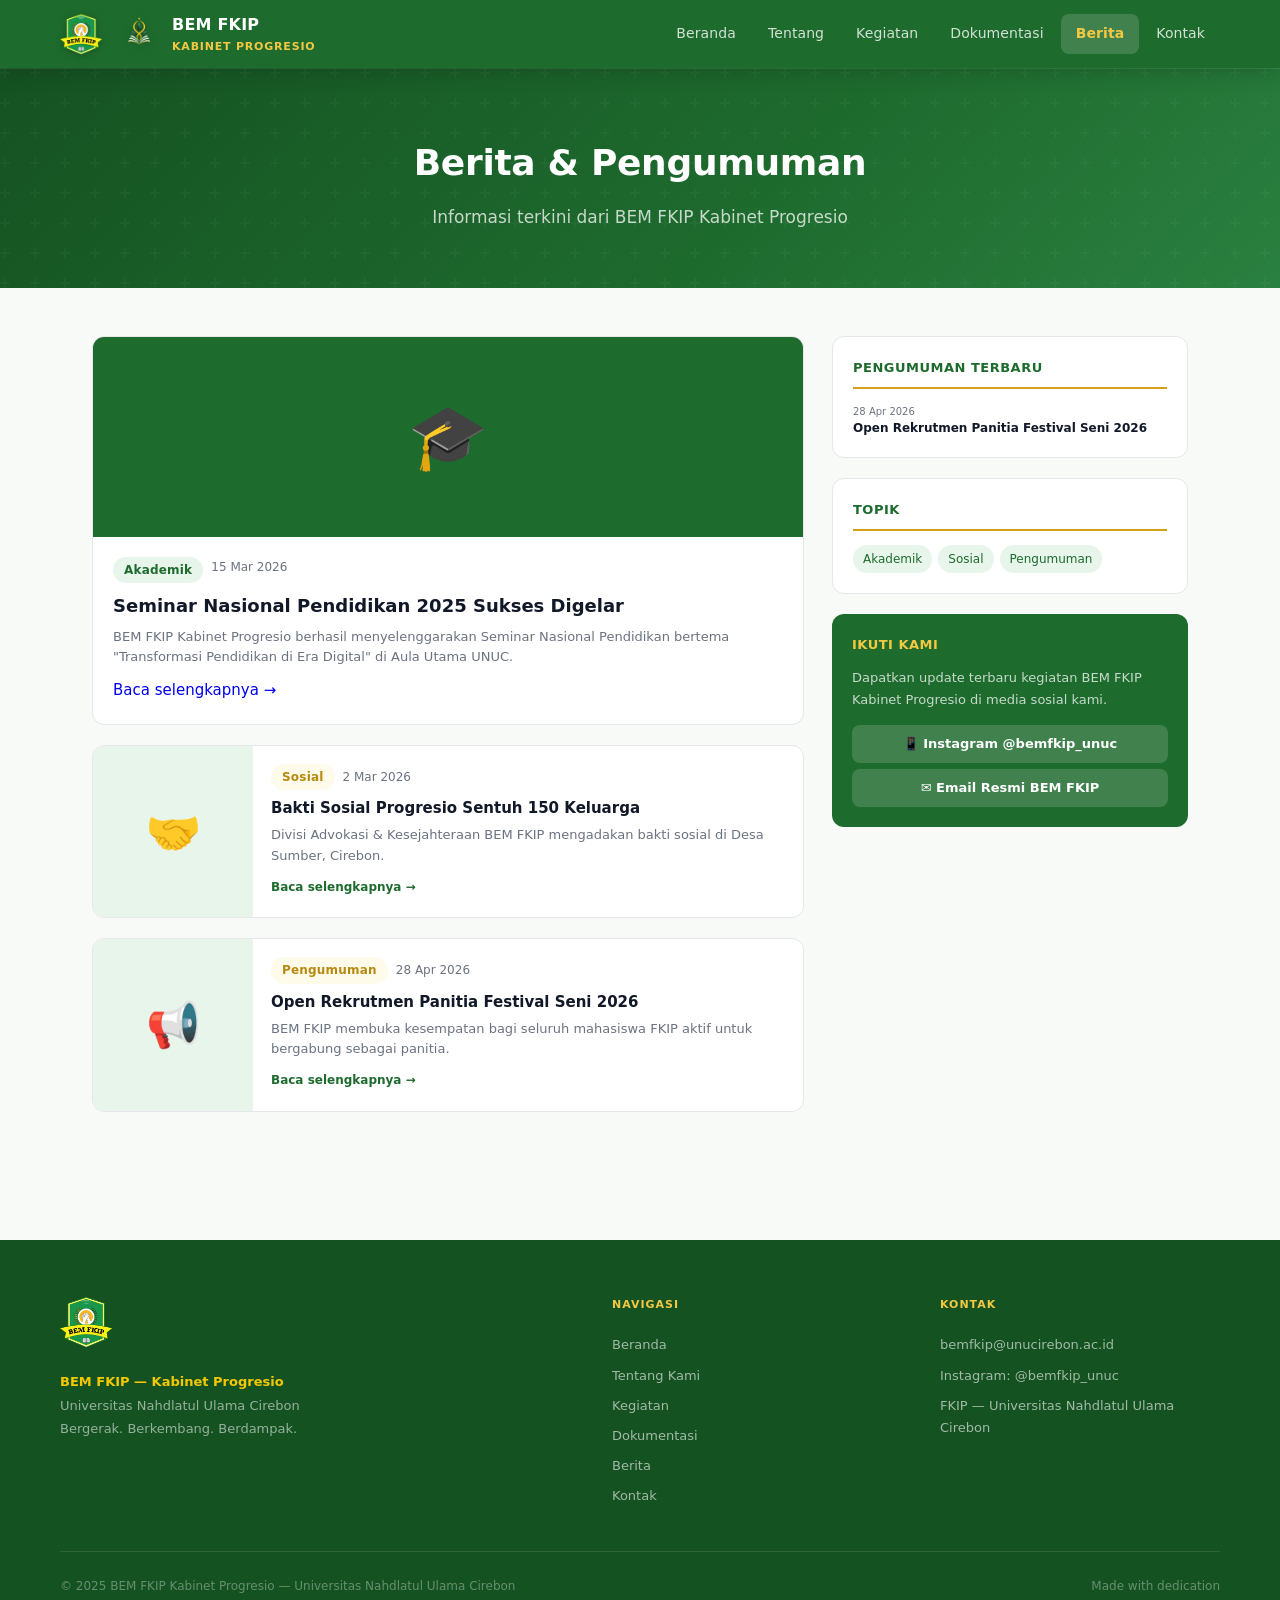
<file: berita.html>
<!DOCTYPE html>
<html lang="id">
<head>
<meta charset="UTF-8"/>
<meta name="viewport" content="width=device-width,initial-scale=1.0"/>
<title>Berita — BEM FKIP Kabinet Progresio</title>
<script src="assets/data.js"></script>
<link rel="stylesheet" href="assets/style.css"/>
<style>
.berita-grid { display: grid; grid-template-columns: 2fr 1fr; gap: 28px; }
.artikel-list { display: flex; flex-direction: column; gap: 20px; }
.artikel-card {
  background: white; border: 1px solid var(--border); border-radius: 12px; overflow: hidden;
  display: flex; gap: 0; transition: box-shadow .2s; cursor: pointer;
}
.artikel-card:hover { box-shadow: 0 6px 24px var(--shadow); }
.artikel-img {
  width: 160px; flex-shrink: 0; background: var(--green-light);
  display: flex; align-items: center; justify-content: center; font-size: 44px;
}
.artikel-body { padding: 18px; flex: 1; }
.artikel-meta { display: flex; gap: 8px; align-items: center; margin-bottom: 8px; flex-wrap: wrap; }
.artikel-body h3 { font-size: 15px; font-weight: 700; color: var(--text-dark); margin-bottom: 6px; line-height: 1.4; }
.artikel-body p { font-size: 13px; color: var(--text-light); line-height: 1.6; }
.artikel-body .readmore { font-size: 12px; font-weight: 600; color: var(--green-main); margin-top: 10px; display: inline-block; }

.artikel-featured {
  background: white; border: 1px solid var(--border); border-radius: 12px; overflow: hidden; margin-bottom: 20px;
  transition: box-shadow .2s; cursor: pointer;
}
.artikel-featured:hover { box-shadow: 0 6px 24px var(--shadow); }
.featured-img {
  height: 200px; background: var(--green-main);
  display: flex; align-items: center; justify-content: center; font-size: 64px;
}
.featured-body { padding: 20px; }
.featured-body h2 { font-size: 18px; font-weight: 800; color: var(--text-dark); margin-bottom: 8px; line-height: 1.4; }
.featured-body p { font-size: 13px; color: var(--text-light); line-height: 1.65; }

/* SIDEBAR */
.sidebar { display: flex; flex-direction: column; gap: 20px; }
.sidebar-box { background: white; border: 1px solid var(--border); border-radius: 12px; padding: 20px; }
.sidebar-title { font-size: 13px; font-weight: 700; color: var(--green-main); text-transform: uppercase; letter-spacing: .5px; margin-bottom: 14px; padding-bottom: 8px; border-bottom: 2px solid var(--gold-main); }
.sidebar-list { display: flex; flex-direction: column; gap: 10px; }
.sidebar-item { display: flex; gap: 10px; align-items: flex-start; padding-bottom: 10px; border-bottom: 1px solid var(--green-pale); }
.sidebar-item:last-child { border-bottom: none; padding-bottom: 0; }
.sidebar-item .s-date { font-size: 10px; color: var(--text-light); white-space: nowrap; }
.sidebar-item h5 { font-size: 12px; font-weight: 600; color: var(--text-dark); line-height: 1.4; }
.tag-cloud { display: flex; flex-wrap: wrap; gap: 6px; }
.tag-cloud span {
  background: var(--green-light); color: var(--green-main);
  padding: 4px 10px; border-radius: 99px; font-size: 12px; font-weight: 500; cursor: pointer;
}
.tag-cloud span:hover { background: var(--green-main); color: white; }

@media(max-width:768px) {
  .berita-grid { grid-template-columns: 1fr; }
  .artikel-img { width: 100px; }
}
@media(max-width:480px) {
  .artikel-card { flex-direction: column; }
  .artikel-img { width: 100%; height: 120px; }
}
</style>
</head>
<body>
<div id="navbar-placeholder"></div>

<div class="page-hero">
  <h1>Berita & Pengumuman</h1>
  <p>Informasi terkini dari BEM FKIP Kabinet Progresio</p>
</div>

<div class="container">
  <div class="berita-grid">
    <!-- MAIN dirender JS -->
    <div id="beritaMain"></div>

    <!-- SIDEBAR -->
    <div class="sidebar">
      <div class="sidebar-box">
        <div class="sidebar-title">Pengumuman Terbaru</div>
        <div class="sidebar-list" id="sidebarPengumuman">
          <div style="text-align:center;color:var(--text-light);font-size:13px;padding:16px">Memuat...</div>
        </div>
      </div>

      <div class="sidebar-box">
        <div class="sidebar-title">Topik</div>
        <div class="tag-cloud" id="tagCloud"></div>
      </div>

      <div class="sidebar-box" style="background:var(--green-main);border:none">
        <div style="color:var(--gold-light);font-size:13px;font-weight:700;text-transform:uppercase;letter-spacing:.5px;margin-bottom:10px">Ikuti Kami</div>
        <p style="font-size:13px;color:rgba(255,255,255,.75);margin-bottom:14px">Dapatkan update terbaru kegiatan BEM FKIP Kabinet Progresio di media sosial kami.</p>
        <a href="#" style="display:block;background:rgba(255,255,255,.15);color:white;text-decoration:none;padding:8px 14px;border-radius:8px;font-size:13px;font-weight:600;margin-bottom:6px;text-align:center">📱 Instagram @bemfkip_unuc</a>
        <a href="mailto:bemfkip@unucirebon.ac.id" style="display:block;background:rgba(255,255,255,.15);color:white;text-decoration:none;padding:8px 14px;border-radius:8px;font-size:13px;font-weight:600;text-align:center">✉ Email Resmi BEM FKIP</a>
      </div>
    </div>

  </div>
</div>

<div id="footer-placeholder"></div>
<script src="assets/data.js"></script>
<script src="assets/main.js"></script>
<script>
document.addEventListener('DOMContentLoaded', async function() {
  const berita = await BEM.getData('berita') || [];
  const main = document.getElementById('beritaMain');

  if (!berita.length) {
    main.innerHTML = '<div style="text-align:center;padding:40px;color:var(--text-light)"><div style="font-size:40px;margin-bottom:12px">📰</div><p>Belum ada berita yang dipublikasi.</p></div>';
    return;
  }

  // Badge warna per kategori
  const badgeClass = (kat) => {
    const map = { Akademik:'badge-green', Prestasi:'badge-green', Sosial:'badge-gold', Pengumuman:'badge-gold', Advokasi:'badge-gray', Keagamaan:'badge-green', Umum:'badge-gray' };
    return map[kat] || 'badge-gray';
  };

  // Featured
  const featured = berita.find(b => b.featured) || berita[0];
  const rest = berita.filter(b => b.id !== featured.id);

  const snippet = (isi, max) => {
    if (!isi) return '';
    const plain = isi.replace(/##+ /g,'').replace(/> /g,'').replace(/- /g,'');
    return plain.length > max ? plain.slice(0, max) + '...' : plain;
  };

  main.innerHTML = `
    <a href="artikel.html?id=${featured.id}" class="artikel-featured" style="text-decoration:none;display:block">
      <div class="featured-img" style="font-size:64px">${featured.icon || '📰'}</div>
      <div class="featured-body">
        <div style="display:flex;gap:8px;margin-bottom:10px;flex-wrap:wrap">
          <span class="badge ${badgeClass(featured.kategori)}">${featured.kategori}</span>
          <span style="font-size:12px;color:var(--text-light)">${featured.tanggal}</span>
        </div>
        <h2 style="color:var(--text-dark)">${featured.judul}</h2>
        <p style="color:var(--text-light);font-size:13px;margin-top:8px;line-height:1.6">${snippet(featured.isi, 200)}</p>
        <span class="readmore" style="margin-top:10px;display:inline-block">Baca selengkapnya →</span>
      </div>
    </a>

    <div class="artikel-list">
      ${rest.map(b => `
        <a href="artikel.html?id=${b.id}" class="artikel-card" style="text-decoration:none;color:inherit">
          <div class="artikel-img">${b.icon || '📰'}</div>
          <div class="artikel-body">
            <div class="artikel-meta">
              <span class="badge ${badgeClass(b.kategori)}">${b.kategori}</span>
              <span style="font-size:12px;color:var(--text-light)">${b.tanggal}</span>
            </div>
            <h3>${b.judul}</h3>
            <p>${snippet(b.isi, 120)}</p>
            <span class="readmore">Baca selengkapnya →</span>
          </div>
        </a>
      `).join('')}
    </div>
  `;

  // Sidebar pengumuman — ambil 4 berita terbaru kategori Pengumuman atau semua
  const pengumuman = berita.filter(b => b.kategori === 'Pengumuman').slice(0, 4);
  const sideEl = document.getElementById('sidebarPengumuman');
  if (pengumuman.length) {
    sideEl.innerHTML = pengumuman.map(p => `
      <div class="sidebar-item">
        <div>
          <div class="s-date">${p.tanggal}</div>
          <h5><a href="artikel.html?id=${p.id}" style="color:var(--text-dark);text-decoration:none">${p.judul}</a></h5>
        </div>
      </div>
    `).join('');
  } else {
    sideEl.innerHTML = berita.slice(0, 4).map(b => `
      <div class="sidebar-item">
        <div>
          <div class="s-date">${b.tanggal}</div>
          <h5><a href="artikel.html?id=${b.id}" style="color:var(--text-dark);text-decoration:none">${b.judul}</a></h5>
        </div>
      </div>
    `).join('');
  }

  // Tag cloud dari kategori unik
  const tags = [...new Set(berita.map(b => b.kategori))];
  document.getElementById('tagCloud').innerHTML = tags.map(t =>
    `<span onclick="filterByTag('${t}')" style="cursor:pointer">${t}</span>`
  ).join('');
});

function filterByTag(tag) {
  document.querySelectorAll('.artikel-card').forEach(card => {
    const kat = card.querySelector('.badge') ? card.querySelector('.badge').textContent : '';
    card.style.display = (kat === tag || tag === 'Semua') ? '' : 'none';
  });
}
</script>
</body>
</html>
</file>
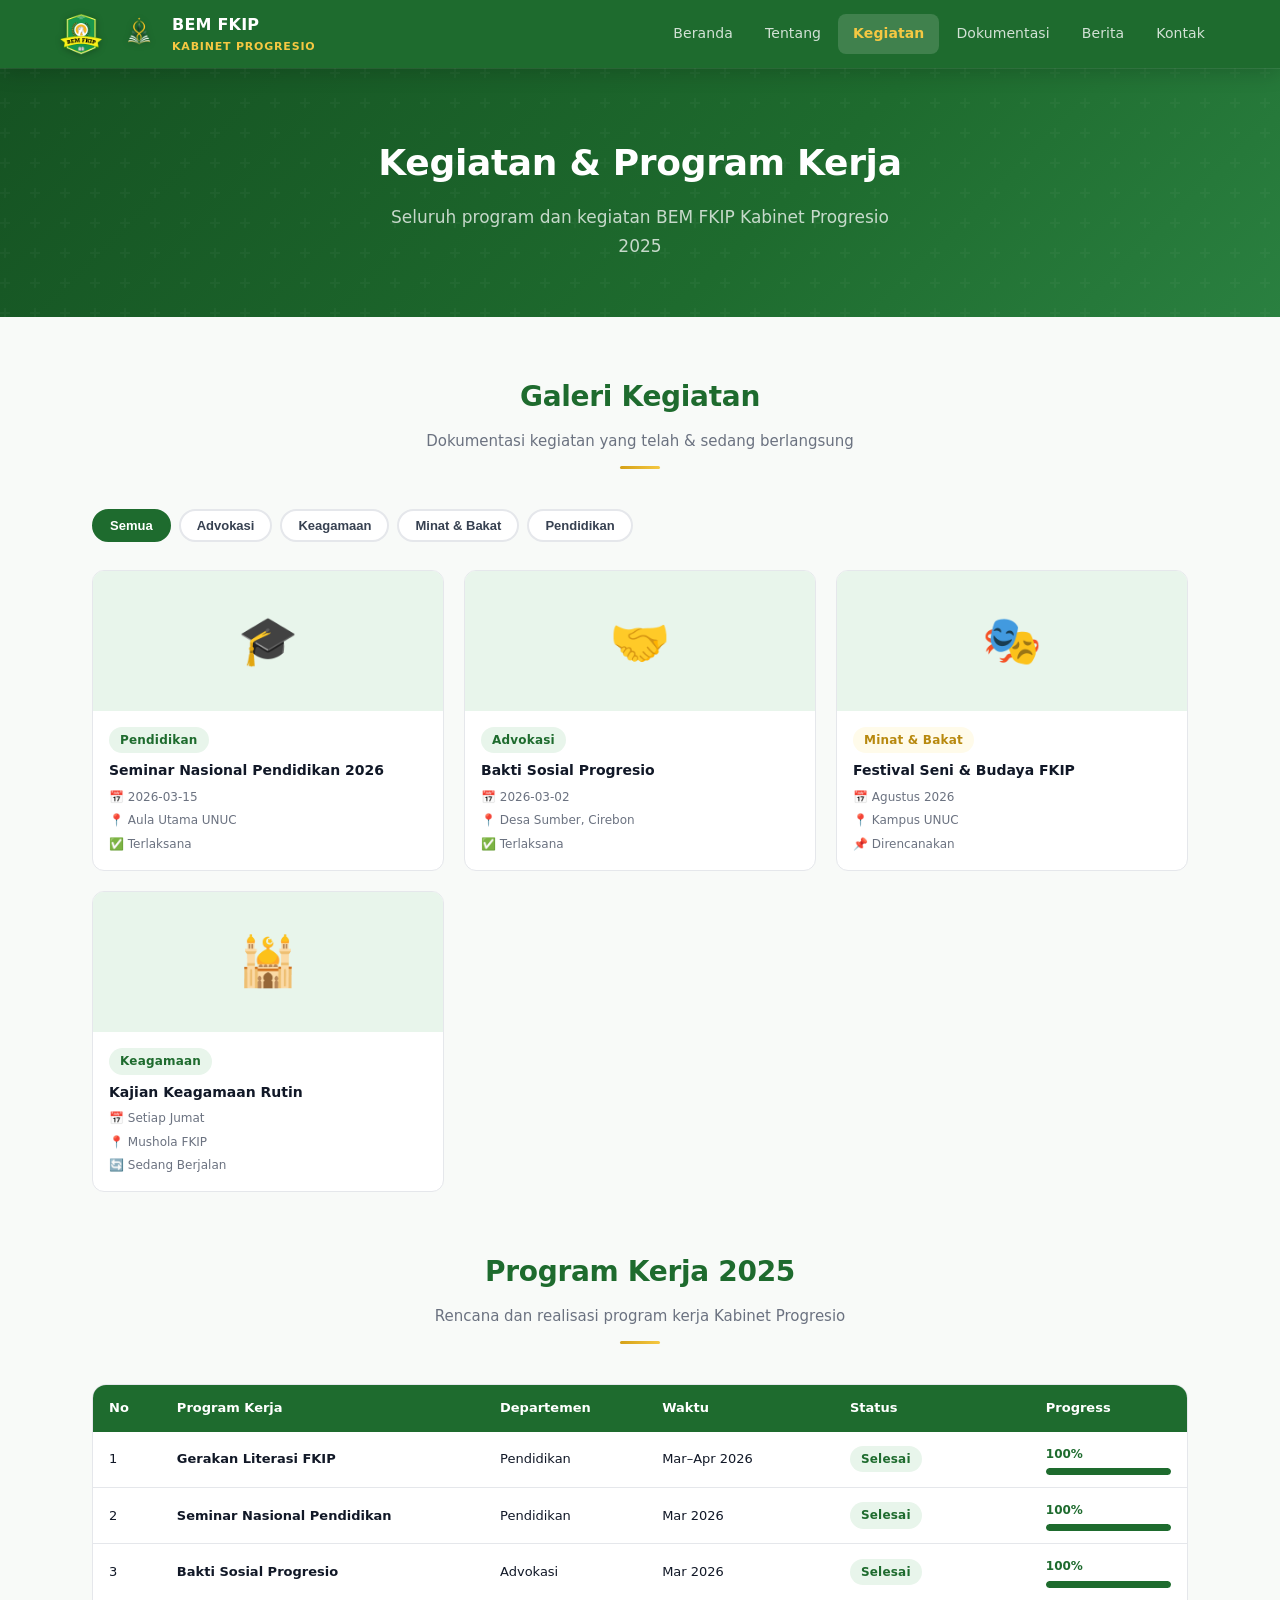
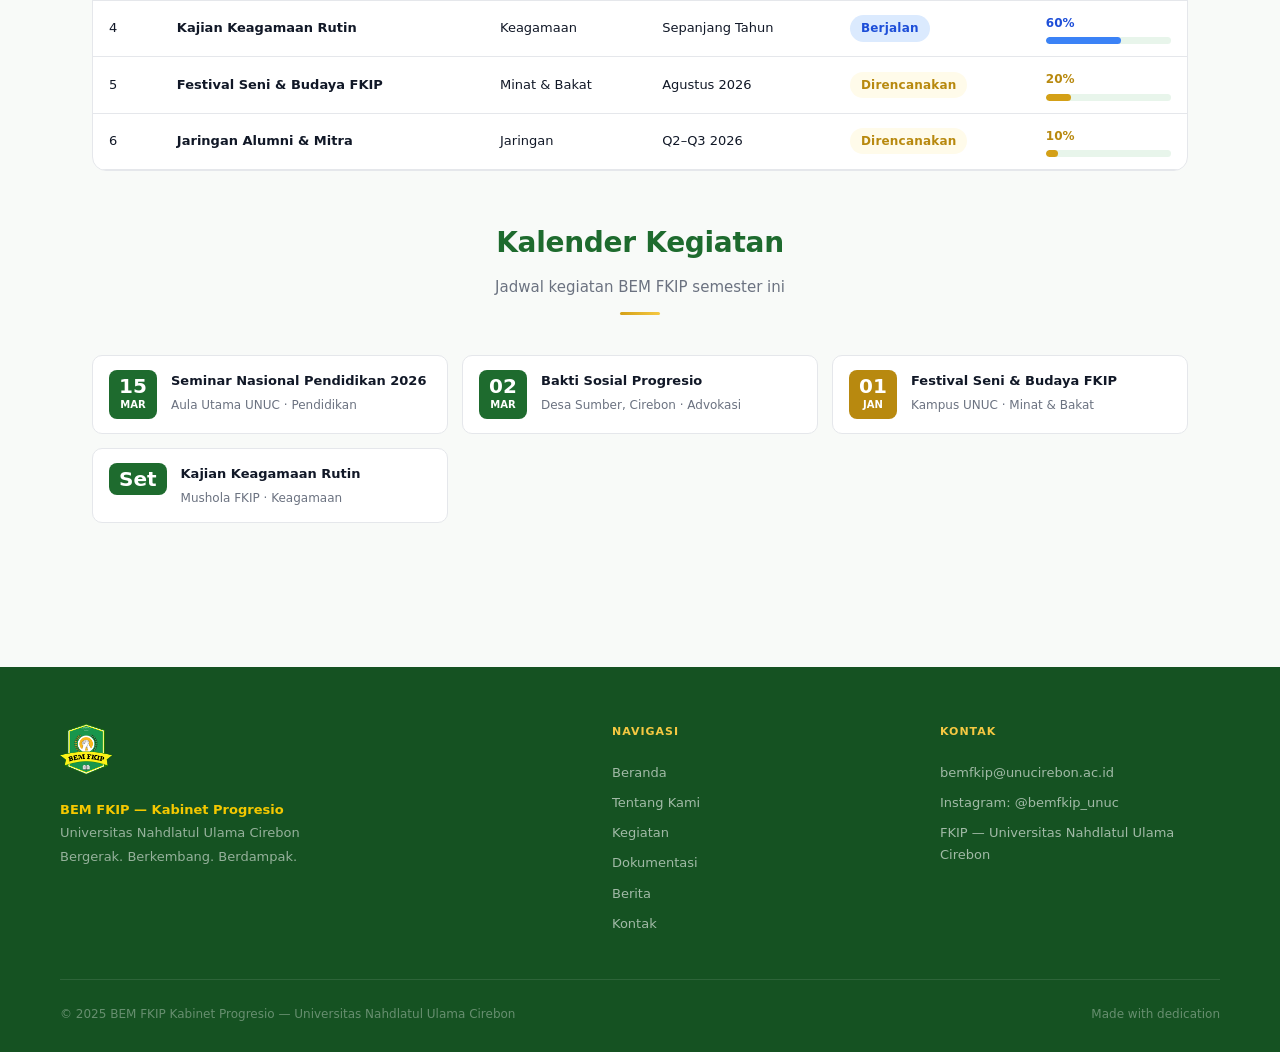
<file: kegiatan.html>
<!DOCTYPE html>
<html lang="id">
<head>
<meta charset="UTF-8"/>
<meta name="viewport" content="width=device-width,initial-scale=1.0"/>
<title>Kegiatan & Proker — BEM FKIP Kabinet Progresio</title>
<link rel="stylesheet" href="assets/style.css"/>
<style>
.filter-bar {
  display: flex; gap: 8px; flex-wrap: wrap; margin-bottom: 28px;
}
.filter-btn {
  padding: 7px 16px; border-radius: 99px; border: 2px solid var(--border);
  background: white; font-size: 13px; font-weight: 600; cursor: pointer;
  color: var(--text-mid); transition: .2s;
}
.filter-btn:hover, .filter-btn.active {
  background: var(--green-main); border-color: var(--green-main); color: white;
}

.kegiatan-grid { display: grid; grid-template-columns: repeat(3,1fr); gap: 20px; }
.k-card {
  background: white; border: 1px solid var(--border); border-radius: 12px;
  overflow: hidden; transition: box-shadow .2s, transform .2s;
}
.k-card:hover { box-shadow: 0 6px 24px var(--shadow); transform: translateY(-3px); }
.k-img {
  height: 140px; display: flex; align-items: center;
  justify-content: center; font-size: 48px; background: var(--green-light);
}
.k-body { padding: 16px; }
.k-title { font-size: 14px; font-weight: 700; margin: 8px 0 6px; line-height: 1.4; }
.k-meta { font-size: 12px; color: var(--text-light); display: flex; flex-direction: column; gap: 3px; }
.k-meta span { display: flex; align-items: center; gap: 5px; }

/* PROKER TABLE */
.proker-section { background: white; border-radius: 14px; border: 1px solid var(--border); overflow: hidden; }
.proker-section table { width: 100%; border-collapse: collapse; }
.proker-section thead th {
  background: var(--green-main); color: white; padding: 12px 16px;
  text-align: left; font-size: 13px; font-weight: 700;
}
.proker-section tbody tr { border-bottom: 1px solid var(--border); transition: background .15s; }
.proker-section tbody tr:hover { background: var(--green-pale); }
.proker-section tbody td { padding: 12px 16px; font-size: 13px; vertical-align: middle; }
.progress-cell { min-width: 120px; }
.prog-bar { height: 7px; background: var(--green-light); border-radius: 4px; overflow: hidden; margin-top: 4px; }
.prog-fill { height: 100%; border-radius: 4px; background: var(--green-main); }
.prog-fill.amber { background: var(--gold-main); }
.prog-fill.red { background: #ef4444; }
.prog-pct { font-size: 12px; font-weight: 700; color: var(--green-main); }

/* KALENDER */
.kalender-grid { display: grid; grid-template-columns: repeat(auto-fill, minmax(280px,1fr)); gap: 14px; }
.event-item {
  background: white; border: 1px solid var(--border); border-radius: 10px;
  padding: 14px 16px; display: flex; gap: 14px; align-items: flex-start;
}
.event-date {
  flex-shrink: 0; background: var(--green-main); color: white;
  border-radius: 8px; padding: 6px 10px; text-align: center; min-width: 48px;
}
.event-date .day { font-size: 20px; font-weight: 900; line-height: 1; }
.event-date .mon { font-size: 10px; font-weight: 600; text-transform: uppercase; }
.event-body h4 { font-size: 13px; font-weight: 700; margin-bottom: 3px; }
.event-body p { font-size: 12px; color: var(--text-light); }

@media(max-width:768px) {
  .kegiatan-grid { grid-template-columns: 1fr 1fr; }
}
@media(max-width:480px) {
  .kegiatan-grid { grid-template-columns: 1fr; }
}
</style>
</head>
<body>
<div id="navbar-placeholder"></div>

<div class="page-hero">
  <h1>Kegiatan & Program Kerja</h1>
  <p>Seluruh program dan kegiatan BEM FKIP Kabinet Progresio 2025</p>
</div>

<div class="container">

  <!-- KEGIATAN -->
  <div class="section-heading" style="margin-top:8px">
    <h2>Galeri Kegiatan</h2>
    <p>Dokumentasi kegiatan yang telah & sedang berlangsung</p>
    <div class="line"></div>
  </div>

  <div class="filter-bar" id="filterBar">
    <button class="filter-btn active" onclick="filterKegiatan(this,'semua')">Semua</button>
  </div>

  <div class="kegiatan-grid" id="kegiatanGrid"></div>

  <!-- PROGRAM KERJA -->
  <div class="section-heading" style="margin-top:56px">
    <h2>Program Kerja 2025</h2>
    <p>Rencana dan realisasi program kerja Kabinet Progresio</p>
    <div class="line"></div>
  </div>

  <div class="proker-section" style="margin-bottom:48px">
    <table>
      <thead>
        <tr>
          <th>No</th>
          <th>Program Kerja</th>
          <th>Departemen</th>
          <th>Waktu</th>
          <th>Status</th>
          <th>Progress</th>
        </tr>
      </thead>
      <tbody id="prokerTbody"></tbody>
    </table>
  </div>

  <!-- KALENDER -->
  <div class="section-heading">
    <h2>Kalender Kegiatan</h2>
    <p>Jadwal kegiatan BEM FKIP semester ini</p>
    <div class="line"></div>
  </div>
  <div class="kalender-grid" id="kalenderGrid" style="margin-bottom:16px"></div>

</div>

<div id="footer-placeholder"></div>
<script src="assets/data.js"></script>
<script src="assets/main.js"></script>
<script>
// ── Mapping status → label & style ──────────────────────────────
const STATUS_MAP = {
  selesai:  { label: 'Selesai',    badge: 'badge-green', pctColor: 'var(--green-main)', barClass: '' },
  berjalan: { label: 'Berjalan',   badge: '',            pctColor: '#1d4ed8',           barClass: '', barStyle: 'background:#3b82f6', badgeStyle: 'background:#dbeafe;color:#1d4ed8' },
  rencana:  { label: 'Direncanakan', badge: 'badge-gold', pctColor: 'var(--gold-dark)', barClass: 'amber' },
  default:  { label: 'Belum Mulai', badge: 'badge-gray', pctColor: '#9ca3af',           barClass: '' }
};

// ── DEPT → warna badge ────────────────────────────────────────────
function deptBadge(dept) {
  const map = {
    'Pendidikan':               'badge-green',
    'Minat & Bakat':            'badge-gold',
    'Advokasi':                 'badge-green',
    'Keagamaan':                'badge-green',
    'Kominfo':                  'badge-green',
    'Jaringan':                 'badge-gold',
  };
  return map[dept] || 'badge-green';
}

// ── DEPT → ikon default ──────────────────────────────────────────
function deptIcon(dept) {
  const map = {
    'Pendidikan':    '🎓',
    'Minat & Bakat': '🎭',
    'Advokasi':      '🤝',
    'Keagamaan':     '🕌',
    'Kominfo':       '📢',
    'Jaringan':      '🌐',
  };
  return map[dept] || '📋';
}

// ── RENDER GALERI ────────────────────────────────────────────────
async function renderGaleri(filter) {
  const kegiatan = await BEM.getData('kegiatan') || [];
  const grid = document.getElementById('kegiatanGrid');

  const filtered = filter === 'semua'
    ? kegiatan
    : kegiatan.filter(k => k.dept === filter);

  if (!filtered.length) {
    grid.innerHTML = '<p style="color:var(--text-light);padding:24px 0">Belum ada kegiatan untuk departemen ini.</p>';
    return;
  }

  grid.innerHTML = filtered.map(k => {
    const st = k.status === 'selesai'  ? '✅ Terlaksana'
             : k.status === 'berjalan' ? '🔄 Sedang Berjalan'
             : '📌 Direncanakan';
    const icon = k.icon || deptIcon(k.dept);
    const badge = deptBadge(k.dept);
    return `<div class="k-card" data-dept="${k.dept}">
      <div class="k-img">${icon}</div>
      <div class="k-body">
        <span class="badge ${badge}">${k.dept}</span>
        <div class="k-title">${k.nama}</div>
        <div class="k-meta">
          <span>📅 ${k.tanggal}</span>
          <span>📍 ${k.tempat}</span>
          <span>${st}</span>
        </div>
      </div>
    </div>`;
  }).join('');
}

// ── RENDER FILTER BAR ─────────────────────────────────────────────
async function renderFilterBar() {
  const kegiatan = await BEM.getData('kegiatan') || [];
  const depts = [...new Set(kegiatan.map(k => k.dept).filter(Boolean))].sort();
  const bar = document.getElementById('filterBar');
  // Hapus tombol lama kecuali "Semua"
  bar.innerHTML = '<button class="filter-btn active" onclick="filterKegiatan(this,\'semua\')">Semua</button>';
  depts.forEach(dept => {
    const btn = document.createElement('button');
    btn.className = 'filter-btn';
    btn.textContent = dept;
    btn.onclick = function() { filterKegiatan(this, dept); };
    bar.appendChild(btn);
  });
}

// ── FILTER HANDLER ────────────────────────────────────────────────
function filterKegiatan(btn, cat) {
  document.querySelectorAll('.filter-btn').forEach(b => b.classList.remove('active'));
  btn.classList.add('active');
  renderGaleri(cat);
}

// ── RENDER PROKER TABLE ───────────────────────────────────────────
async function renderProker() {
  const proker = await BEM.getData('proker') || [];
  const tbody = document.getElementById('prokerTbody');
  if (!proker.length) {
    tbody.innerHTML = '<tr><td colspan="6" style="text-align:center;color:var(--text-light);padding:24px">Belum ada program kerja.</td></tr>';
    return;
  }
  tbody.innerHTML = proker.map((p, i) => {
    const st = STATUS_MAP[p.status] || STATUS_MAP.default;
    const badgeEl = st.badgeStyle
      ? `<span class="badge" style="${st.badgeStyle}">${st.label}</span>`
      : `<span class="badge ${st.badge}">${st.label}</span>`;
    const pct = p.pct || 0;
    const barFillStyle = st.barStyle ? ` style="width:${pct}%;${st.barStyle}"` : ` style="width:${pct}%"`;
    return `<tr>
      <td>${i + 1}</td>
      <td><strong>${p.nama}</strong></td>
      <td>${p.dept}</td>
      <td>${p.waktu}</td>
      <td>${badgeEl}</td>
      <td class="progress-cell">
        <div class="prog-pct" style="color:${st.pctColor}">${pct}%</div>
        <div class="prog-bar"><div class="prog-fill ${st.barClass}"${barFillStyle}></div></div>
      </td>
    </tr>`;
  }).join('');
}

// ── RENDER KALENDER ───────────────────────────────────────────────
async function renderKalender() {
  const kegiatan = await BEM.getData('kegiatan') || [];
  const grid = document.getElementById('kalenderGrid');
  if (!kegiatan.length) {
    grid.innerHTML = '<p style="color:var(--text-light)">Belum ada jadwal kegiatan.</p>';
    return;
  }
  grid.innerHTML = kegiatan.map(k => {
    // Coba parse tanggal untuk angka hari & bulan
    const parsed = new Date(k.tanggal);
    const isValidDate = !isNaN(parsed.getTime());
    const BULAN = ['Jan','Feb','Mar','Apr','Mei','Jun','Jul','Agu','Sep','Okt','Nov','Des'];
    const dayLabel  = isValidDate ? String(parsed.getDate()).padStart(2,'0') : k.tanggal.slice(0,3);
    const monLabel  = isValidDate ? BULAN[parsed.getMonth()] : '';
    const bgStyle   = k.status === 'rencana' ? 'style="background:var(--gold-dark)"' : '';
    return `<div class="event-item">
      <div class="event-date" ${bgStyle}>
        <div class="day">${dayLabel}</div>
        <div class="mon">${monLabel}</div>
      </div>
      <div class="event-body">
        <h4>${k.nama}</h4>
        <p>${k.tempat}${k.dept ? ' · ' + k.dept : ''}</p>
      </div>
    </div>`;
  }).join('');
}

// ── BOOT ──────────────────────────────────────────────────────────
(async function() {
  await renderFilterBar();
  await renderGaleri('semua');
  await renderProker();
  await renderKalender();
})();
</script>
</body>
</html>
</file>
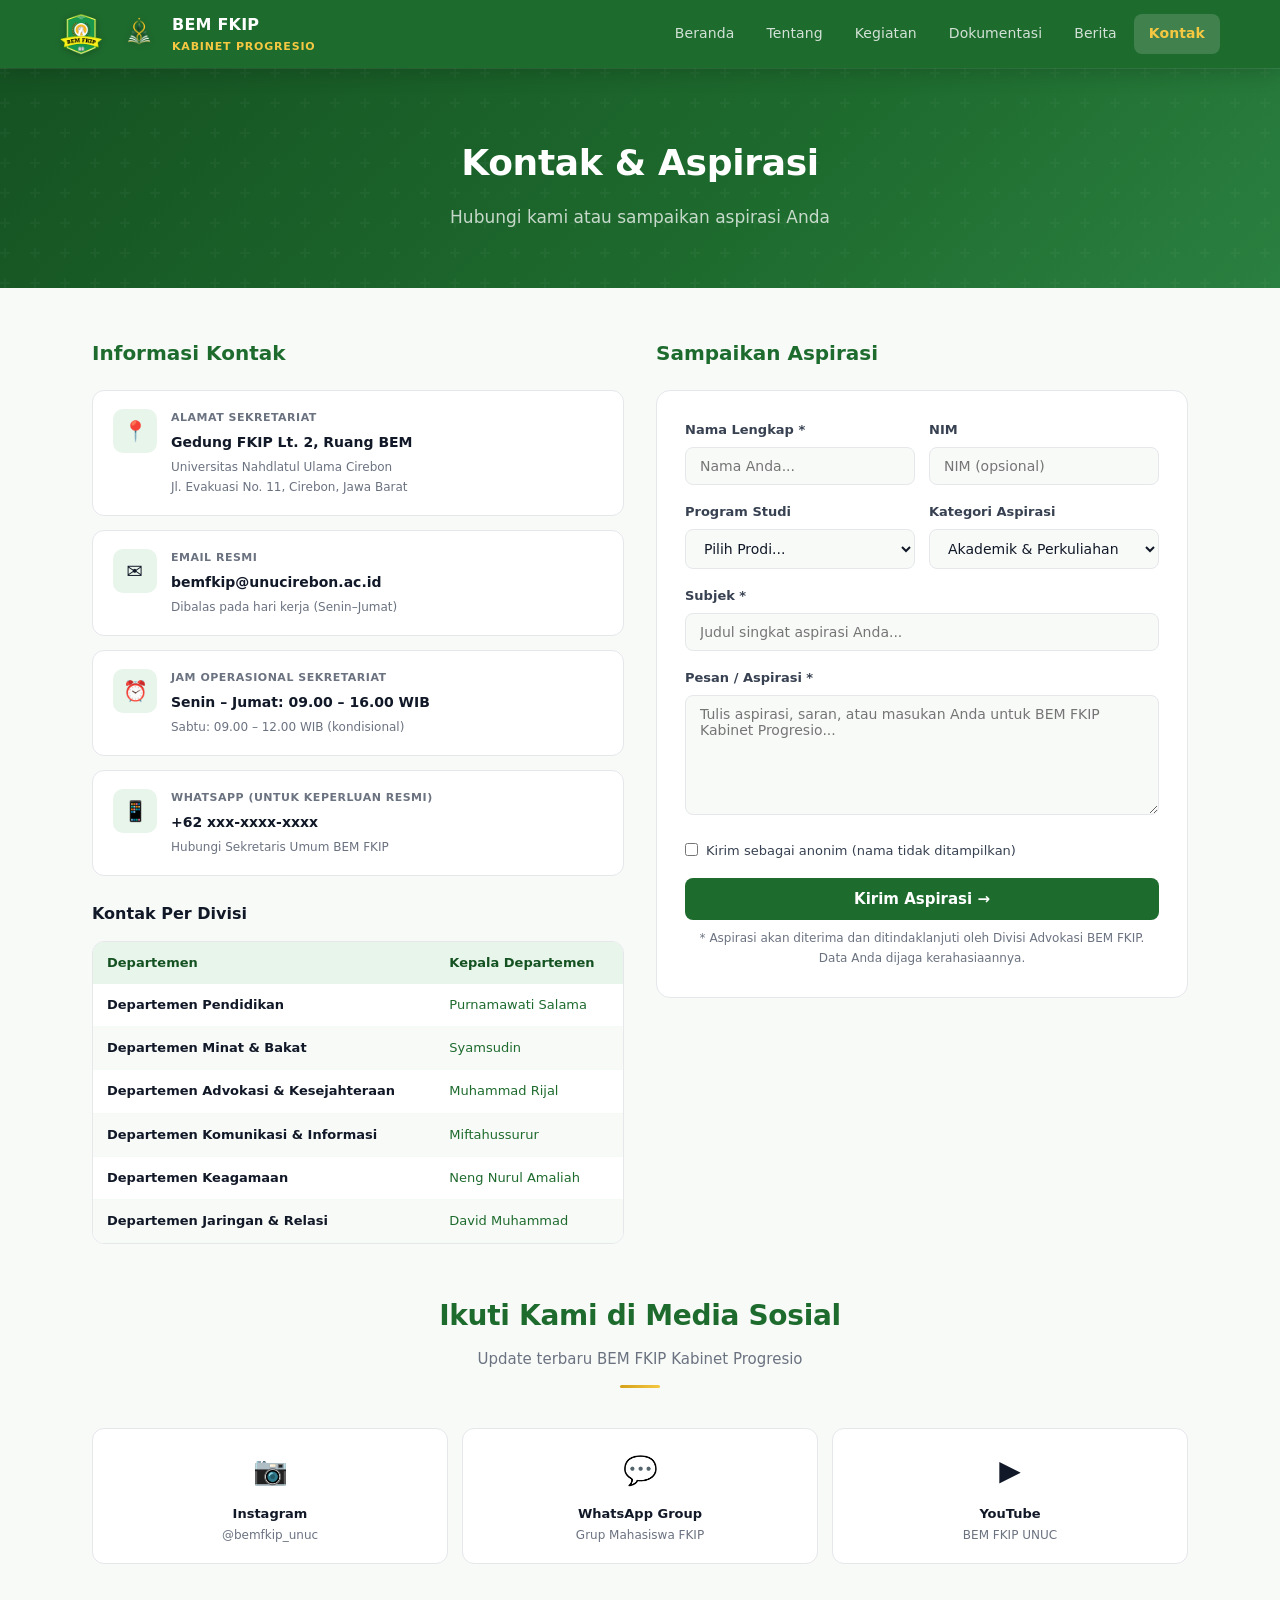
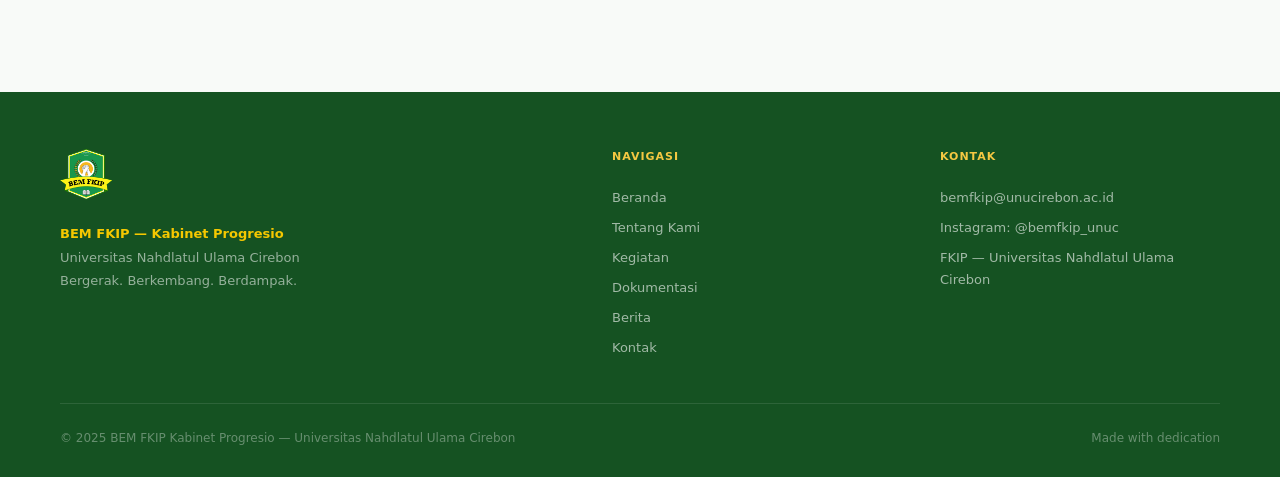
<file: kontak.html>
<!DOCTYPE html>
<html lang="id">
<head>
<meta charset="UTF-8"/>
<meta name="viewport" content="width=device-width,initial-scale=1.0"/>
<title>Kontak — BEM FKIP Kabinet Progresio</title>
<link rel="stylesheet" href="assets/style.css"/>
<style>
.kontak-grid { display: grid; grid-template-columns: 1fr 1fr; gap: 32px; }

.kontak-info-box {
  display: flex; flex-direction: column; gap: 14px;
}
.info-item {
  background: white; border: 1px solid var(--border); border-radius: 12px;
  padding: 18px 20px; display: flex; gap: 14px; align-items: flex-start;
}
.info-icon {
  width: 44px; height: 44px; border-radius: 10px;
  background: var(--green-light); display: flex; align-items: center;
  justify-content: center; font-size: 20px; flex-shrink: 0;
}
.info-label { font-size: 11px; font-weight: 700; text-transform: uppercase; letter-spacing: .5px; color: var(--text-light); margin-bottom: 3px; }
.info-value { font-size: 14px; font-weight: 600; color: var(--text-dark); }
.info-sub { font-size: 12px; color: var(--text-light); margin-top: 2px; }

/* FORM */
.aspirasi-form {
  background: white; border: 1px solid var(--border); border-radius: 14px; padding: 28px;
}
.form-group { margin-bottom: 16px; }
.form-group label { display: block; font-size: 13px; font-weight: 600; color: var(--text-mid); margin-bottom: 6px; }
.form-group input, .form-group select, .form-group textarea {
  width: 100%; border: 1.5px solid var(--border); border-radius: 8px;
  padding: 10px 14px; font-size: 14px; color: var(--text-dark);
  background: var(--cream); transition: border .2s;
  font-family: inherit;
}
.form-group input:focus, .form-group select:focus, .form-group textarea:focus {
  outline: none; border-color: var(--green-main); background: white;
}
.form-group textarea { min-height: 120px; resize: vertical; }
.form-row { display: grid; grid-template-columns: 1fr 1fr; gap: 14px; }
.form-submit-btn {
  width: 100%; padding: 12px; background: var(--green-main); color: white;
  border: none; border-radius: 8px; font-size: 15px; font-weight: 700;
  cursor: pointer; transition: background .2s; font-family: inherit;
}
.form-submit-btn:hover { background: var(--green-mid); }
.form-note { font-size: 12px; color: var(--text-light); text-align: center; margin-top: 8px; }

/* SOSMED */
.sosmed-grid { display: grid; grid-template-columns: repeat(3,1fr); gap: 14px; margin-top: 28px; }
.sosmed-card {
  background: white; border: 1px solid var(--border); border-radius: 12px;
  padding: 18px; text-align: center; transition: box-shadow .2s; cursor: pointer;
  text-decoration: none; display: block; color: var(--text-dark);
}
.sosmed-card:hover { box-shadow: 0 4px 16px var(--shadow); }
.sosmed-icon { font-size: 28px; margin-bottom: 8px; }
.sosmed-name { font-size: 13px; font-weight: 700; }
.sosmed-handle { font-size: 12px; color: var(--text-light); }

/* SUCCESS */
.success-msg {
  display: none; background: var(--green-light); border: 1px solid var(--border);
  border-radius: 10px; padding: 16px; text-align: center; margin-bottom: 16px;
  color: var(--green-dark); font-weight: 600;
}

@media(max-width:768px) {
  .kontak-grid { grid-template-columns: 1fr; }
  .form-row { grid-template-columns: 1fr; }
  .sosmed-grid { grid-template-columns: 1fr 1fr; }
}
</style>
</head>
<body>
<div id="navbar-placeholder"></div>

<div class="page-hero">
  <h1>Kontak & Aspirasi</h1>
  <p>Hubungi kami atau sampaikan aspirasi Anda</p>
</div>

<div class="container">
  <div class="kontak-grid">

    <!-- INFO KONTAK -->
    <div>
      <h2 style="font-size:20px;font-weight:800;color:var(--green-main);margin-bottom:20px">Informasi Kontak</h2>
      <div class="kontak-info-box">
        <div class="info-item">
          <div class="info-icon">📍</div>
          <div>
            <div class="info-label">Alamat Sekretariat</div>
            <div class="info-value">Gedung FKIP Lt. 2, Ruang BEM</div>
            <div class="info-sub">Universitas Nahdlatul Ulama Cirebon<br>Jl. Evakuasi No. 11, Cirebon, Jawa Barat</div>
          </div>
        </div>
        <div class="info-item">
          <div class="info-icon">✉</div>
          <div>
            <div class="info-label">Email Resmi</div>
            <div class="info-value">bemfkip@unucirebon.ac.id</div>
            <div class="info-sub">Dibalas pada hari kerja (Senin–Jumat)</div>
          </div>
        </div>
        <div class="info-item">
          <div class="info-icon">⏰</div>
          <div>
            <div class="info-label">Jam Operasional Sekretariat</div>
            <div class="info-value">Senin – Jumat: 09.00 – 16.00 WIB</div>
            <div class="info-sub">Sabtu: 09.00 – 12.00 WIB (kondisional)</div>
          </div>
        </div>
        <div class="info-item">
          <div class="info-icon">📱</div>
          <div>
            <div class="info-label">WhatsApp (untuk keperluan resmi)</div>
            <div class="info-value">+62 xxx-xxxx-xxxx</div>
            <div class="info-sub">Hubungi Sekretaris Umum BEM FKIP</div>
          </div>
        </div>
      </div>

      <!-- DIVISI KONTAK -->
      <h3 style="font-size:16px;font-weight:700;color:var(--text-dark);margin:24px 0 14px">Kontak Per Divisi</h3>
      <div style="background:white;border:1px solid var(--border);border-radius:12px;overflow:hidden">
        <table style="width:100%;border-collapse:collapse;font-size:13px">
          <thead>
            <tr style="background:var(--green-light)">
              <th style="padding:10px 14px;text-align:left;font-weight:700;color:var(--green-dark)">Departemen</th>
              <th style="padding:10px 14px;text-align:left;font-weight:700;color:var(--green-dark)">Kepala Departemen</th>
            </tr>
          </thead>
          <tbody id="divisiKontakTbody">
            <tr><td colspan="2" style="padding:14px;text-align:center;color:var(--text-light)">Memuat...</td></tr>
          </tbody>
        </table>
      </div>
    </div>

    <!-- FORM ASPIRASI -->
    <div>
      <h2 style="font-size:20px;font-weight:800;color:var(--green-main);margin-bottom:20px">Sampaikan Aspirasi</h2>
      <div class="aspirasi-form">
        <div class="success-msg" id="successMsg">
          ✅ Aspirasi Anda berhasil terkirim! Kami akan menindaklanjuti secepatnya.
        </div>
        <div class="form-row">
          <div class="form-group">
            <label for="nama">Nama Lengkap *</label>
            <input type="text" id="nama" placeholder="Nama Anda..."/>
          </div>
          <div class="form-group">
            <label for="nim">NIM</label>
            <input type="text" id="nim" placeholder="NIM (opsional)"/>
          </div>
        </div>
        <div class="form-row">
          <div class="form-group">
            <label for="prodi">Program Studi</label>
            <select id="prodi">
              <option value="">Pilih Prodi...</option>
              <option>Pendidikan Bahasa Indonesia</option>
              <option>Pendidikan Bahasa Inggris</option>
              <option>Pendidikan Matematika</option>
              <option>PGSD</option>
              <option>Prodi Lainnya</option>
            </select>
          </div>
          <div class="form-group">
            <label for="kategori">Kategori Aspirasi</label>
            <select id="kategori">
              <option>Akademik & Perkuliahan</option>
              <option>Fasilitas Kampus</option>
              <option>Kegiatan Organisasi</option>
              <option>Advokasi & Kebijakan</option>
              <option>Saran Umum</option>
              <option>Lainnya</option>
            </select>
          </div>
        </div>
        <div class="form-group">
          <label for="subjek">Subjek *</label>
          <input type="text" id="subjek" placeholder="Judul singkat aspirasi Anda..."/>
        </div>
        <div class="form-group">
          <label for="pesan">Pesan / Aspirasi *</label>
          <textarea id="pesan" placeholder="Tulis aspirasi, saran, atau masukan Anda untuk BEM FKIP Kabinet Progresio..."></textarea>
        </div>
        <div class="form-group">
          <label style="display:flex;align-items:flex-start;gap:8px;cursor:pointer">
            <input type="checkbox" id="anonim" style="width:auto;margin-top:3px"/>
            <span style="font-size:13px;color:var(--text-mid);font-weight:normal">Kirim sebagai anonim (nama tidak ditampilkan)</span>
          </label>
        </div>
        <button class="form-submit-btn" onclick="submitAspirasi()">Kirim Aspirasi →</button>
        <p class="form-note">* Aspirasi akan diterima dan ditindaklanjuti oleh Divisi Advokasi BEM FKIP.<br>Data Anda dijaga kerahasiaannya.</p>
      </div>
    </div>

  </div>

  <!-- SOSMED -->
  <div style="margin-top:48px">
    <div class="section-heading">
      <h2>Ikuti Kami di Media Sosial</h2>
      <p>Update terbaru BEM FKIP Kabinet Progresio</p>
      <div class="line"></div>
    </div>
    <div class="sosmed-grid">
      <a href="#" class="sosmed-card">
        <div class="sosmed-icon">📷</div>
        <div class="sosmed-name">Instagram</div>
        <div class="sosmed-handle">@bemfkip_unuc</div>
      </a>
      <a href="#" class="sosmed-card">
        <div class="sosmed-icon">💬</div>
        <div class="sosmed-name">WhatsApp Group</div>
        <div class="sosmed-handle">Grup Mahasiswa FKIP</div>
      </a>
      <a href="#" class="sosmed-card">
        <div class="sosmed-icon">▶</div>
        <div class="sosmed-name">YouTube</div>
        <div class="sosmed-handle">BEM FKIP UNUC</div>
      </a>
    </div>
  </div>

</div>

<div id="footer-placeholder"></div>
<script src="assets/data.js"></script>
<script src="assets/main.js"></script>
<script>
// ── Render tabel kontak departemen dari data pengurus ──────────────
function renderDivisiKontak() {
  const data = BEM.getPengurus();
  const tbody = document.getElementById('divisiKontakTbody');
  if (!data || !data.departemen || !data.departemen.length) {
    tbody.innerHTML = '<tr><td colspan="2" style="padding:14px;text-align:center;color:var(--text-light)">Data belum tersedia.</td></tr>';
    return;
  }
  tbody.innerHTML = data.departemen.map((d, i) => `
    <tr style="border-bottom:1px solid var(--green-pale);${i%2===1?'background:var(--cream)':''}">
      <td style="padding:10px 14px;font-weight:600">${d.nama}</td>
      <td style="padding:10px 14px;color:var(--green-main);font-weight:500">${d.kepala}</td>
    </tr>
  `).join('');
}

// ── Submit aspirasi ke Supabase ────────────────────────────────────
async function submitAspirasi() {
  const nama    = document.getElementById('nama').value.trim();
  const subjek  = document.getElementById('subjek').value.trim();
  const pesan   = document.getElementById('pesan').value.trim();
  if (!nama || !subjek || !pesan) {
    alert('Mohon lengkapi field yang bertanda *');
    return;
  }
  const btn = document.querySelector('.form-submit-btn');
  btn.disabled = true; btn.textContent = 'Mengirim...';

  const obj = {
    nama: document.getElementById('anonim').checked ? 'Anonim' : nama,
    kategori: document.getElementById('kategori').value,
    pesan: subjek + '\n\n' + pesan,
    tanggal: new Date().toLocaleDateString('id-ID'),
    status: 'baru'
  };
  await BEM.insertData('aspirasi', obj);

  btn.disabled = false; btn.textContent = 'Kirim Aspirasi →';
  document.getElementById('successMsg').style.display = 'block';
  document.getElementById('nama').value = '';
  document.getElementById('subjek').value = '';
  document.getElementById('pesan').value = '';
  window.scrollTo({ top: document.querySelector('.aspirasi-form').offsetTop - 80, behavior: 'smooth' });
}

renderDivisiKontak();
</script>
</body>
</html>
</file>
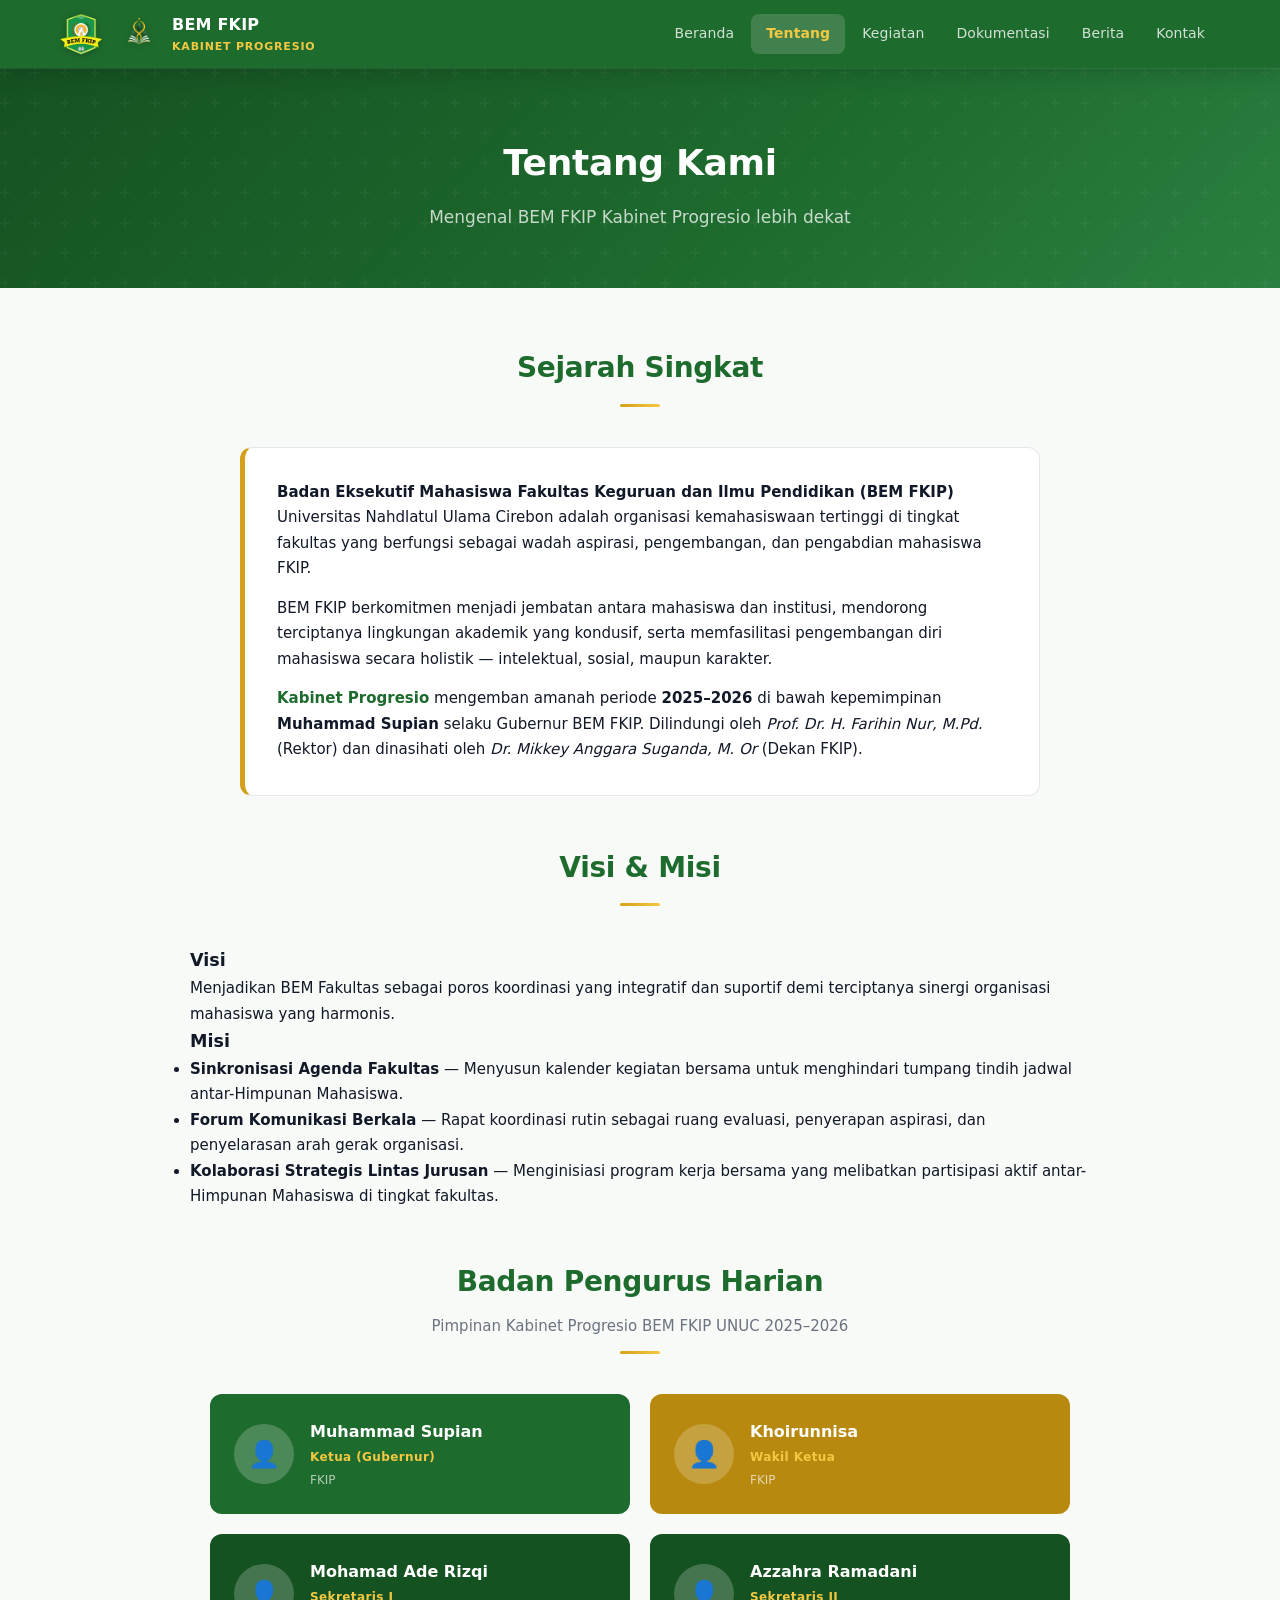
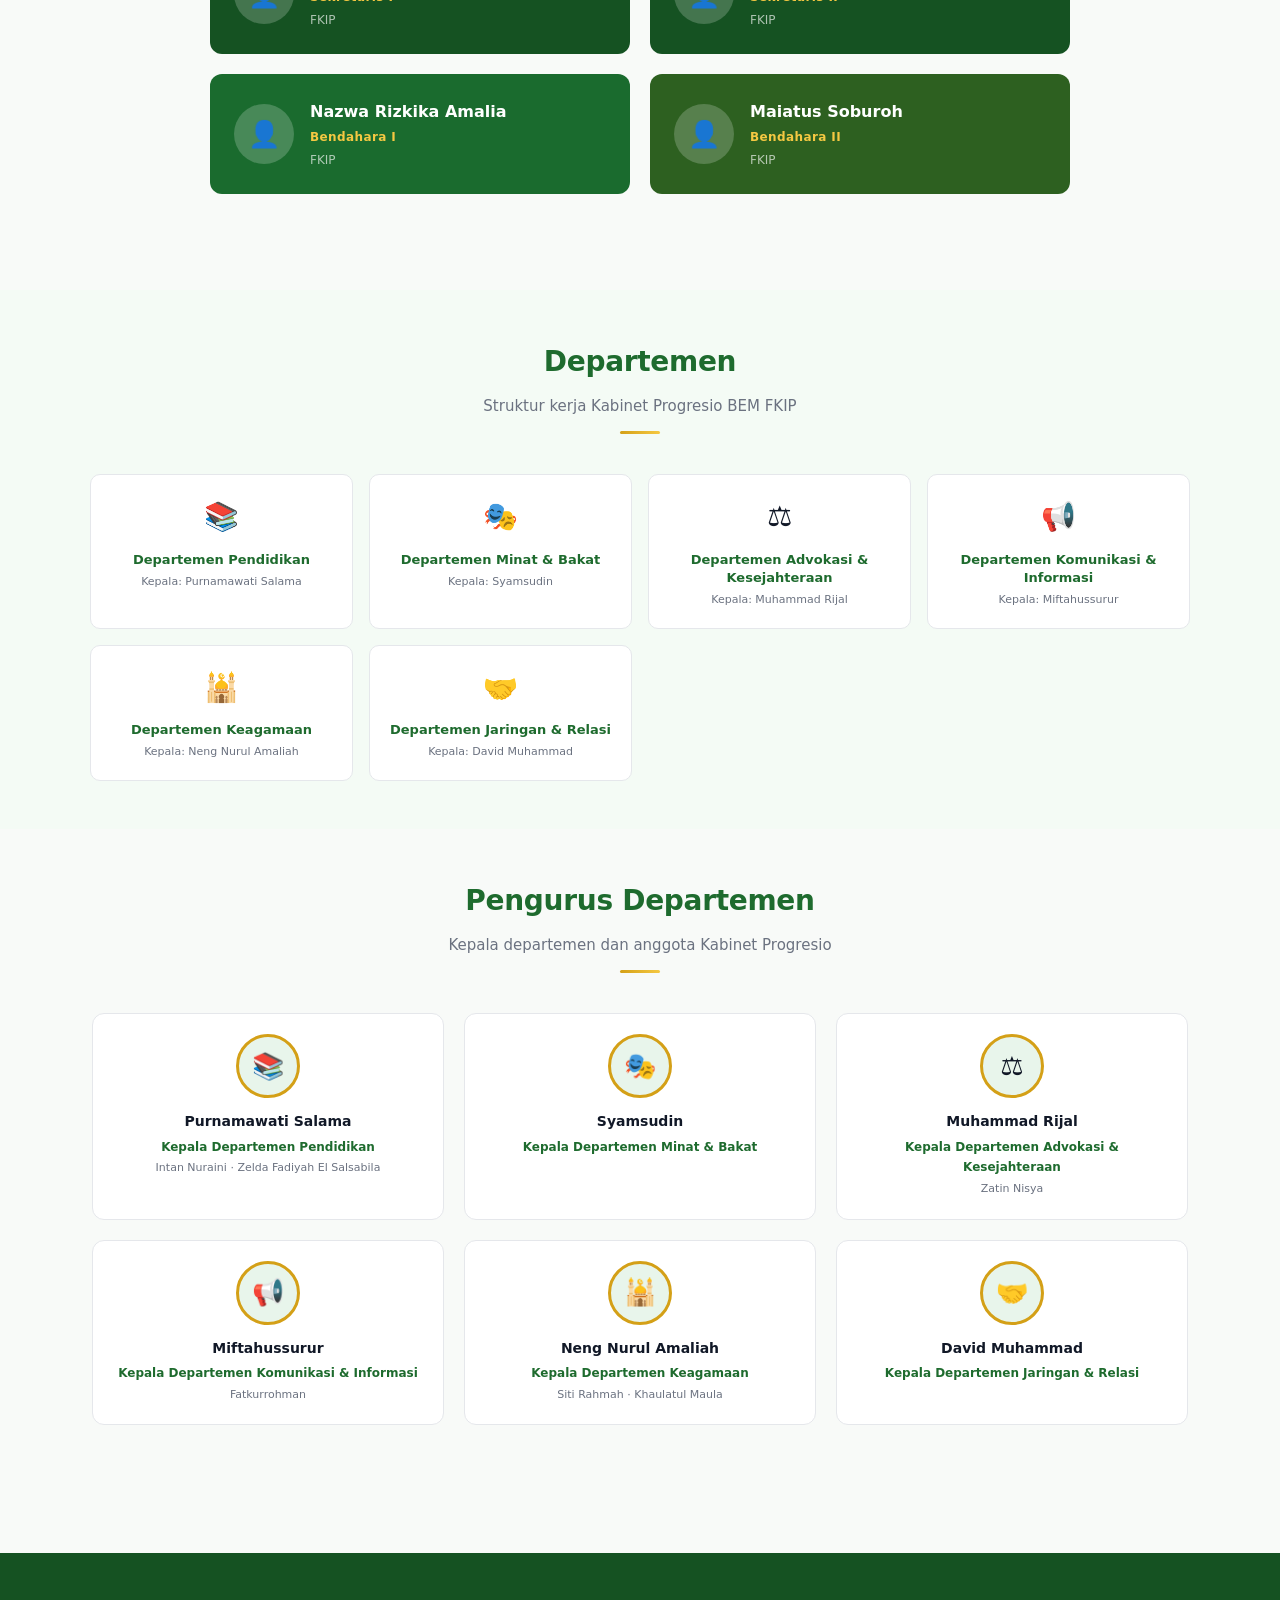
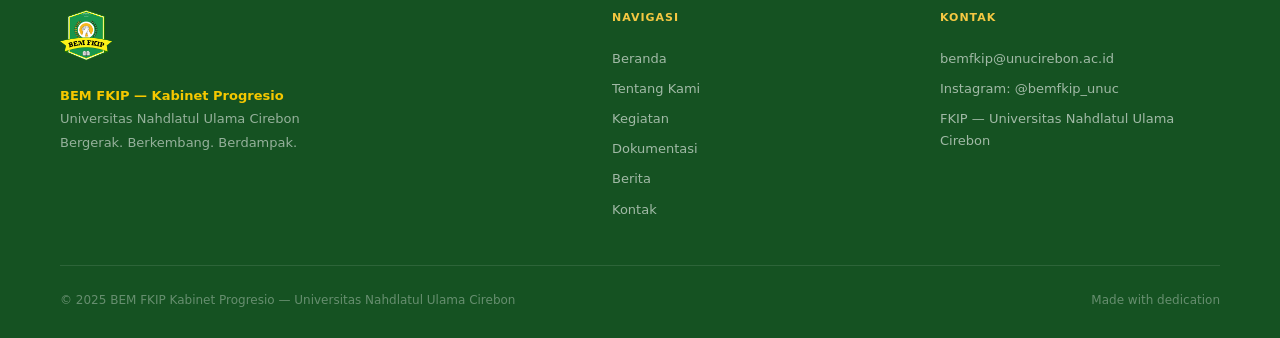
<file: tentang.html>
<!DOCTYPE html>
<html lang="id">
<head>
<meta charset="UTF-8"/>
<meta name="viewport" content="width=device-width,initial-scale=1.0"/>
<title>Tentang Kami — BEM FKIP Kabinet Progresio</title>
<script src="assets/data.js"></script>
<link rel="stylesheet" href="assets/style.css"/>
<style>
.struktur-grid { display: grid; grid-template-columns: repeat(3,1fr); gap: 20px; }
.pengurus-card {
  background: white; border: 1px solid var(--border); border-radius: 12px;
  padding: 20px; text-align: center; transition: box-shadow .2s, transform .2s;
}
.pengurus-card:hover { box-shadow: 0 6px 24px var(--shadow); transform: translateY(-2px); }
.avatar {
  width: 64px; height: 64px; border-radius: 50%; background: var(--green-light);
  display: flex; align-items: center; justify-content: center;
  font-size: 26px; margin: 0 auto 12px; border: 3px solid var(--gold-main);
}
.pengurus-name { font-size: 14px; font-weight: 700; color: var(--text-dark); margin-bottom: 3px; }
.pengurus-jabatan { font-size: 12px; color: var(--green-main); font-weight: 600; }
.pengurus-prodi { font-size: 12px; color: var(--text-light); margin-top: 2px; }

.inti-grid { display: grid; grid-template-columns: 1fr 1fr; gap: 20px; margin-bottom: 36px; }
.inti-card {
  background: var(--green-main); color: white; border-radius: 12px; padding: 24px;
  display: flex; align-items: center; gap: 16px;
}
.inti-avatar {
  width: 60px; height: 60px; border-radius: 50%; background: rgba(255,255,255,.2);
  display: flex; align-items: center; justify-content: center; font-size: 26px; flex-shrink: 0;
}
.inti-name { font-size: 16px; font-weight: 800; }
.inti-jabatan { font-size: 12px; color: var(--gold-light); margin-top: 2px; font-weight: 600; letter-spacing: .4px; }
.inti-prodi { font-size: 12px; color: rgba(255,255,255,.65); margin-top: 2px; }

.divisi-section { background: var(--green-pale); padding: 48px 24px; }
.divisi-grid { display: grid; grid-template-columns: repeat(4,1fr); gap: 16px; }
.divisi-card {
  background: white; border: 1px solid var(--border); border-radius: 10px; padding: 18px;
  text-align: center; transition: box-shadow .2s;
}
.divisi-card:hover { box-shadow: 0 4px 16px var(--shadow); }
.divisi-icon { font-size: 28px; margin-bottom: 10px; }
.divisi-name { font-size: 13px; font-weight: 700; color: var(--green-main); line-height: 1.4; }
.divisi-count { font-size: 11px; color: var(--text-light); margin-top: 4px; }

.sejarah-box {
  background: white; border: 1px solid var(--border); border-radius: 12px; padding: 32px;
  border-left: 5px solid var(--gold-main); max-width: 800px; margin: 0 auto;
}

@media(max-width:768px) {
  .struktur-grid { grid-template-columns: 1fr 1fr; }
  .inti-grid { grid-template-columns: 1fr; }
  .divisi-grid { grid-template-columns: repeat(2,1fr); }
}
@media(max-width:480px) {
  .struktur-grid { grid-template-columns: 1fr; }
}
</style>
</head>
<body>
<div id="navbar-placeholder"></div>

<div class="page-hero">
  <h1>Tentang Kami</h1>
  <p>Mengenal BEM FKIP Kabinet Progresio lebih dekat</p>
</div>

<div class="container">

  <!-- SEJARAH -->
  <div class="section-heading" style="margin-top:8px">
    <h2>Sejarah Singkat</h2>
    <div class="line"></div>
  </div>
  <div class="sejarah-box" style="margin-bottom:48px">
    <p style="margin-bottom:14px">
      <strong>Badan Eksekutif Mahasiswa Fakultas Keguruan dan Ilmu Pendidikan (BEM FKIP)</strong>
      Universitas Nahdlatul Ulama Cirebon adalah organisasi kemahasiswaan tertinggi di tingkat fakultas
      yang berfungsi sebagai wadah aspirasi, pengembangan, dan pengabdian mahasiswa FKIP.
    </p>
    <p style="margin-bottom:14px">
      BEM FKIP berkomitmen menjadi jembatan antara mahasiswa dan institusi, mendorong terciptanya
      lingkungan akademik yang kondusif, serta memfasilitasi pengembangan diri mahasiswa secara
      holistik — intelektual, sosial, maupun karakter.
    </p>
    <p>
      <strong style="color:var(--green-main)">Kabinet Progresio</strong> mengemban amanah periode
      <strong>2025–2026</strong> di bawah kepemimpinan <strong>Muhammad Supian</strong> selaku Gubernur BEM FKIP.
      Dilindungi oleh <em>Prof. Dr. H. Farihin Nur, M.Pd.</em> (Rektor) dan dinasihati oleh
      <em>Dr. Mikkey Anggara Suganda, M. Or</em> (Dekan FKIP).
    </p>
  </div>

  <!-- VISI MISI -->
  <div class="section-heading">
    <h2>Visi & Misi</h2>
    <div class="line"></div>
  </div>
  <div class="vm-grid" style="max-width:900px;margin:0 auto 48px">
    <div class="vm-box">
      <h3>Visi</h3>
      <p>Menjadikan BEM Fakultas sebagai poros koordinasi yang integratif dan suportif demi terciptanya sinergi organisasi mahasiswa yang harmonis.</p>
    </div>
    <div class="vm-box">
      <h3>Misi</h3>
      <ul>
        <li><strong>Sinkronisasi Agenda Fakultas</strong> — Menyusun kalender kegiatan bersama untuk menghindari tumpang tindih jadwal antar-Himpunan Mahasiswa.</li>
        <li><strong>Forum Komunikasi Berkala</strong> — Rapat koordinasi rutin sebagai ruang evaluasi, penyerapan aspirasi, dan penyelarasan arah gerak organisasi.</li>
        <li><strong>Kolaborasi Strategis Lintas Jurusan</strong> — Menginisiasi program kerja bersama yang melibatkan partisipasi aktif antar-Himpunan Mahasiswa di tingkat fakultas.</li>
      </ul>
    </div>
  </div>

  <!-- PENGURUS INTI -->
  <div class="section-heading">
    <h2>Badan Pengurus Harian</h2>
    <p>Pimpinan Kabinet Progresio BEM FKIP UNUC 2025–2026</p>
    <div class="line"></div>
  </div>
  <div id="bphSection" style="max-width:860px;margin:0 auto 48px"></div>

</div>

<!-- DEPARTEMEN -->
<section class="divisi-section">
  <div style="max-width:1100px;margin:0 auto">
    <div class="section-heading">
      <h2>Departemen</h2>
      <p>Struktur kerja Kabinet Progresio BEM FKIP</p>
      <div class="line"></div>
    </div>
    <div id="deptGrid" class="divisi-grid"></div>
  </div>
</section>

<!-- PENGURUS LENGKAP -->
<div class="container">
  <div class="section-heading">
    <h2>Pengurus Departemen</h2>
    <p>Kepala departemen dan anggota Kabinet Progresio</p>
    <div class="line"></div>
  </div>
  <div id="pengurusGrid" class="struktur-grid"></div>
</div>

<div id="footer-placeholder"></div>
<script src="assets/data.js"></script>
<script src="assets/main.js"></script>
<script>
const DEPT_ICONS = { 'Pendidikan':'📚', 'Minat & Bakat':'🎭', 'Advokasi & Kesejahteraan':'⚖️', 'Komunikasi & Informasi':'📢', 'Keagamaan':'🕌', 'Jaringan & Relasi':'🤝' };

document.addEventListener('DOMContentLoaded', function() {
  const data = BEM.getPengurus() || {};

  // BPH
  const bphColors = ['var(--green-main)','var(--gold-dark)','var(--green-dark)','var(--green-dark)','#1a6b2e','#2d6020'];
  const bphEl = document.getElementById('bphSection');
  if (bphEl && data.bph) {
    bphEl.innerHTML = '<div class="inti-grid">' + data.bph.map((b,i) => `
      <div class="inti-card" style="background:${bphColors[i]||'var(--green-main)'}">
        <div class="inti-avatar">👤</div>
        <div>
          <div class="inti-name">${b.nama}</div>
          <div class="inti-jabatan">${b.jabatan}</div>
          <div class="inti-prodi">${b.prodi||'FKIP UNUC'}</div>
        </div>
      </div>
    `).join('') + '</div>';
  }

  // Departemen grid
  const deptGrid = document.getElementById('deptGrid');
  if (deptGrid && data.departemen) {
    deptGrid.innerHTML = data.departemen.map(d => `
      <div class="divisi-card">
        <div class="divisi-icon">${DEPT_ICONS[d.nama.replace('Departemen ','')]||'📌'}</div>
        <div class="divisi-name">${d.nama}</div>
        <div class="divisi-count">Kepala: ${d.kepala}</div>
      </div>
    `).join('');
  }

  // Pengurus grid (kepala dept)
  const pgEl = document.getElementById('pengurusGrid');
  if (pgEl && data.departemen) {
    pgEl.innerHTML = data.departemen.map(d => `
      <div class="pengurus-card">
        <div class="avatar">${DEPT_ICONS[d.nama.replace('Departemen ','')]||'👤'}</div>
        <div class="pengurus-name">${d.kepala}</div>
        <div class="pengurus-jabatan">Kepala ${d.nama}</div>
        ${d.anggota && d.anggota.length ? `<div class="pengurus-prodi" style="font-size:11px">${d.anggota.join(' · ')}</div>` : ''}
      </div>
    `).join('');
  }
});
</script>
</body>
</html>
</file>
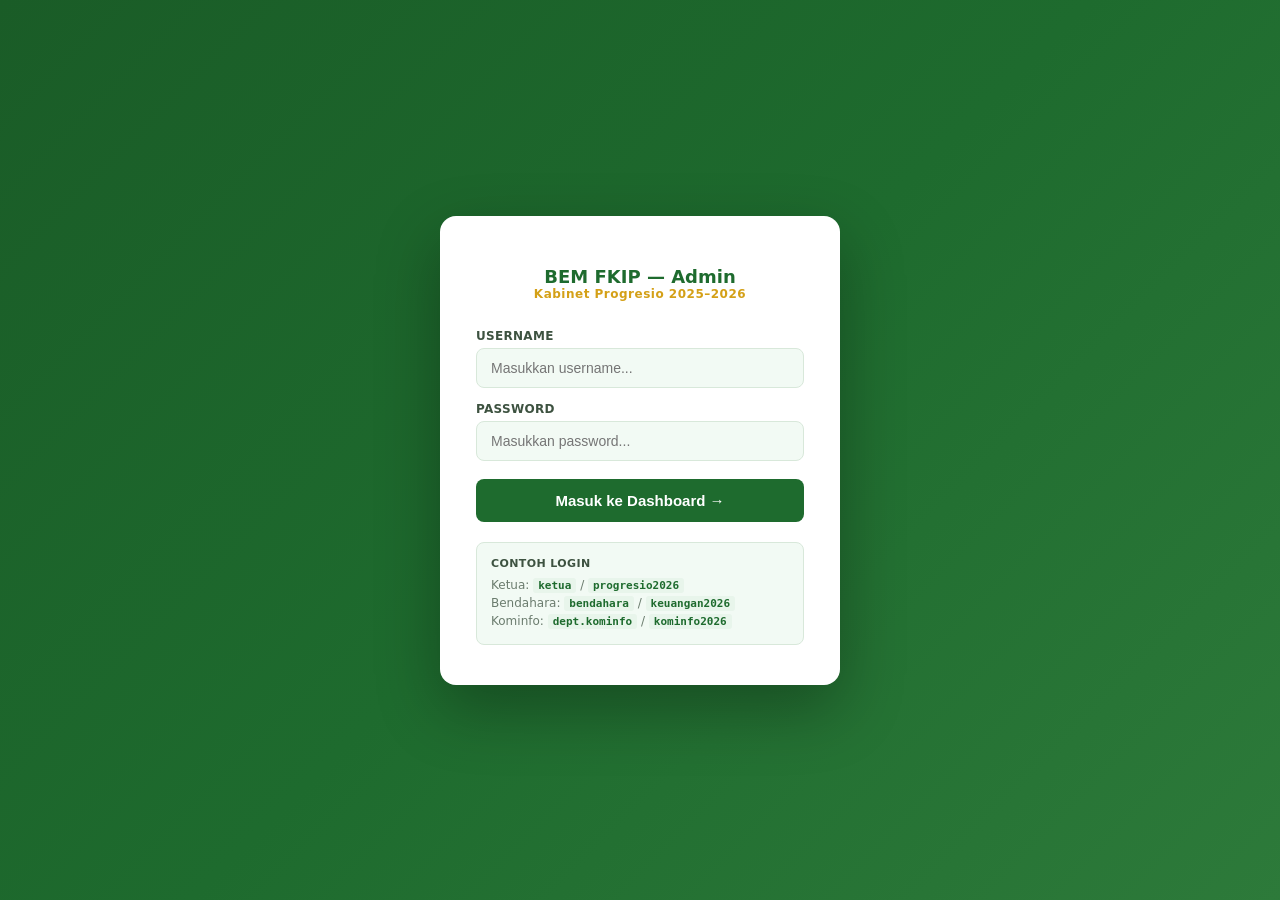
<file: admin/aspirasi.html>
<!DOCTYPE html>
<html lang="id">
<head>
<meta charset="UTF-8"/>
<meta name="viewport" content="width=device-width,initial-scale=1.0"/>
<title>Aspirasi — Admin BEM FKIP</title>
<script src="../assets/data.js"></script>
<link rel="stylesheet" href="admin-shared.css"/>
</head>
<body>
<div id="app"></div>
<script src="admin-ui.js"></script>
<script>
const user = BEM.requireAuth('aspirasi');
if (!user) throw '';
initAdminShell(user, 'aspirasi', 'Aspirasi Masuk');

function render() {
  let aspirasi = JSON.parse(localStorage.getItem('aspirasi_bem') || '[]');
  const masuk = aspirasi.filter(a => a.status === 'Masuk').length;

  setContent(`
    <div style="display:flex;justify-content:space-between;align-items:center;margin-bottom:20px;flex-wrap:wrap;gap:10px">
      <div>
        <h2 style="font-size:18px;font-weight:800;color:var(--green)">Aspirasi Masuk</h2>
        <p style="font-size:13px;color:var(--muted)">${masuk} belum ditindaklanjuti · ${aspirasi.length} total</p>
      </div>
      ${masuk > 0 ? `<button class="btn btn-green" onclick="tandaiSemua()">✅ Tandai Semua Selesai</button>` : ''}
    </div>

    ${aspirasi.length === 0 ? `
      <div style="text-align:center;padding:60px;color:var(--muted)">
        <div style="font-size:40px;margin-bottom:12px">💬</div>
        <div style="font-size:14px">Belum ada aspirasi masuk.</div>
      </div>
    ` : `
    <div class="panel">
      <div style="overflow-x:auto">
        <table class="tbl">
          <thead><tr><th>Tgl</th><th>Pengirim</th><th>Prodi</th><th>Kategori</th><th>Subjek</th><th>Status</th><th>Aksi</th></tr></thead>
          <tbody>
            ${aspirasi.map((a, i) => `
              <tr>
                <td style="color:var(--muted);white-space:nowrap">${a.tanggal}</td>
                <td style="font-weight:600">${a.nama}</td>
                <td style="color:var(--muted)">${a.prodi||'—'}</td>
                <td><span class="b b-blue">${a.kategori||'Umum'}</span></td>
                <td style="max-width:200px">
                  <div style="font-weight:600;margin-bottom:2px">${a.subjek}</div>
                  <div style="font-size:11px;color:var(--muted);overflow:hidden;text-overflow:ellipsis;white-space:nowrap;max-width:200px">${a.pesan}</div>
                </td>
                <td><span class="b ${a.status==='Masuk'?'b-gold':a.status==='Diproses'?'b-blue':'b-green'}">${a.status}</span></td>
                <td>
                  ${a.status === 'Masuk' ? `<button class="btn btn-outline" onclick="prosesAspirasi(${i})" style="margin-right:4px">📋 Proses</button>` : ''}
                  ${a.status === 'Diproses' ? `<button class="btn btn-green" onclick="selesaiAspirasi(${i})" style="margin-right:4px">✅ Selesai</button>` : ''}
                  <button class="btn btn-red" onclick="hapusAspirasi(${i})">🗑</button>
                </td>
              </tr>
              <tr id="detail_${i}" style="display:none;background:var(--green-pale)">
                <td colspan="7" style="padding:12px 16px">
                  <strong>Pesan lengkap:</strong><br>
                  <div style="margin-top:6px;font-size:13px;line-height:1.7;color:var(--text)">${a.pesan}</div>
                </td>
              </tr>
            `).join('')}
          </tbody>
        </table>
      </div>
    </div>
    `}
  `);
}

function prosesAspirasi(i) {
  const asp = JSON.parse(localStorage.getItem('aspirasi_bem') || '[]');
  asp[i].status = 'Diproses';
  localStorage.setItem('aspirasi_bem', JSON.stringify(asp));
  render();
}
function selesaiAspirasi(i) {
  const asp = JSON.parse(localStorage.getItem('aspirasi_bem') || '[]');
  asp[i].status = 'Selesai';
  localStorage.setItem('aspirasi_bem', JSON.stringify(asp));
  render();
}
function hapusAspirasi(i) {
  if (!confirm('Hapus aspirasi ini?')) return;
  const asp = JSON.parse(localStorage.getItem('aspirasi_bem') || '[]');
  asp.splice(i, 1);
  localStorage.setItem('aspirasi_bem', JSON.stringify(asp));
  render();
}
function tandaiSemua() {
  const asp = JSON.parse(localStorage.getItem('aspirasi_bem') || '[]');
  asp.forEach(a => { if (a.status === 'Masuk') a.status = 'Diproses'; });
  localStorage.setItem('aspirasi_bem', JSON.stringify(asp));
  render();
}

render();
</script>
</body>
</html>
</file>
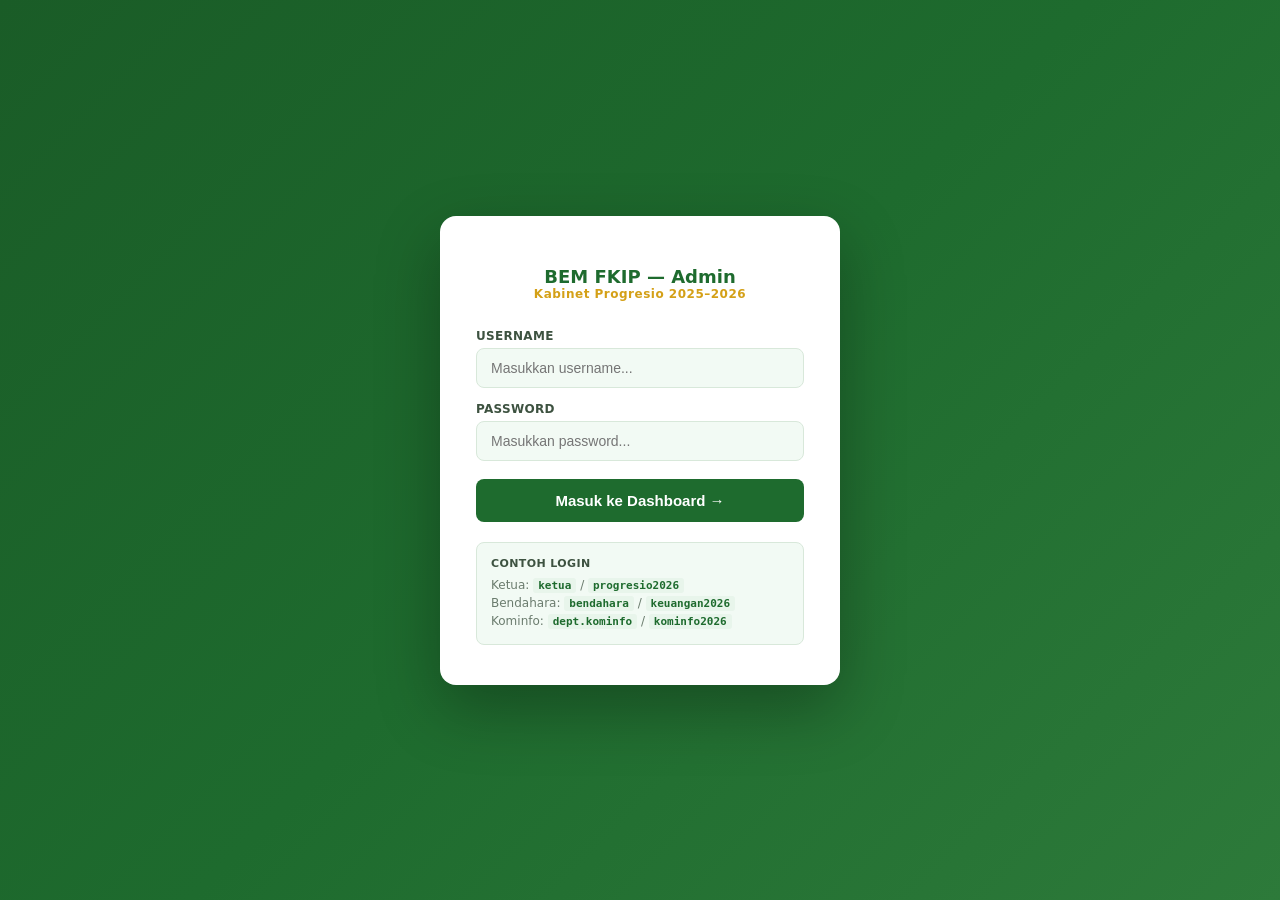
<file: admin/berita.html>
<!DOCTYPE html>
<html lang="id">
<head>
<meta charset="UTF-8"/>
<meta name="viewport" content="width=device-width,initial-scale=1.0"/>
<title>Kelola Berita — Admin BEM FKIP</title>
<script src="../assets/data.js"></script>
<link rel="stylesheet" href="admin-shared.css"/>
</head>
<body>
<div id="app"></div>
<script src="admin-ui.js"></script>
<script>
const user = BEM.requireAuth('berita');
if (!user) throw '';
initAdminShell(user, 'berita', 'Kelola Berita & Pengumuman');

let berita = [];

async function loadBerita() {
  berita = await BEM.getData('berita') || [];
  renderBerita();
}

function renderBerita() {
  setContent(`
    <div style="display:flex;justify-content:space-between;align-items:center;margin-bottom:20px;flex-wrap:wrap;gap:10px">
      <h2 style="font-size:18px;font-weight:800;color:var(--green)">Berita & Pengumuman</h2>
      <button class="btn btn-green" onclick="showForm()">+ Tambah Berita</button>
    </div>

    <div class="panel" id="formPanel" style="display:none;margin-bottom:20px">
      <div class="panel-head"><h3 id="formTitle">Tambah Berita Baru</h3></div>
      <div class="panel-body">
        <input type="hidden" id="editId"/>
        <div class="fg"><label class="fl">Judul *</label><input class="fi" id="f_judul" placeholder="Judul berita..."/></div>
        <div style="display:grid;grid-template-columns:1fr 1fr;gap:12px">
          <div class="fg"><label class="fl">Kategori</label>
            <select class="fi" id="f_kat">
              <option>Akademik</option><option>Sosial</option><option>Pengumuman</option>
              <option>Prestasi</option><option>Advokasi</option><option>Keagamaan</option><option>Umum</option>
            </select>
          </div>
          <div class="fg"><label class="fl">Tanggal</label><input class="fi" type="date" id="f_tgl"/></div>
        </div>
        <div class="fg">
          <label class="fl">Isi Berita * <span style="font-weight:400;color:#9ca3af">(## Judul, > Kutipan, - List)</span></label>
          <textarea class="fi" id="f_isi" rows="12" placeholder="Tulis isi artikel lengkap di sini..."></textarea>
        </div>
        <div class="fg">
          <label class="fl"><input type="checkbox" id="f_featured"/> Jadikan berita utama (featured)</label>
        </div>
        <div style="display:flex;gap:8px;margin-top:4px">
          <button class="btn btn-green" onclick="saveBerita()">💾 Simpan</button>
          <button class="btn btn-outline" onclick="hideForm()">Batal</button>
        </div>
      </div>
    </div>

    <div class="panel">
      <div class="panel-head"><h3>Daftar Berita (${berita.length})</h3></div>
      <div style="overflow-x:auto">
        <table class="tbl">
          <thead><tr><th>Judul</th><th>Kategori</th><th>Tanggal</th><th>Featured</th><th>Aksi</th></tr></thead>
          <tbody>
            ${berita.length ? berita.map(b => `
              <tr>
                <td style="font-weight:600;max-width:240px">${b.judul}</td>
                <td><span class="b b-green">${b.kategori}</span></td>
                <td style="color:var(--muted)">${b.tanggal}</td>
                <td>${b.featured ? '<span class="b b-gold">⭐ Ya</span>' : '<span class="b b-gray">Tidak</span>'}</td>
                <td>
                  <button class="btn btn-outline" onclick="editBerita(${b.id})" style="margin-right:4px">✏️ Edit</button>
                  <button class="btn btn-red" onclick="deleteBerita(${b.id})">🗑</button>
                </td>
              </tr>
            `).join('') : '<tr><td colspan="5" style="text-align:center;color:var(--muted);padding:24px">Belum ada berita.</td></tr>'}
          </tbody>
        </table>
      </div>
    </div>
  `);
  document.getElementById('f_tgl').value = new Date().toISOString().split('T')[0];
}

function showForm() {
  document.getElementById('formPanel').style.display = 'block';
  document.getElementById('editId').value = '';
  document.getElementById('formTitle').textContent = 'Tambah Berita Baru';
  document.getElementById('f_judul').value = '';
  document.getElementById('f_isi').value = '';
  document.getElementById('f_featured').checked = false;
}
function hideForm() { document.getElementById('formPanel').style.display = 'none'; }

function editBerita(id) {
  const b = berita.find(x => x.id == id);
  if (!b) return;
  document.getElementById('formPanel').style.display = 'block';
  document.getElementById('formTitle').textContent = 'Edit Berita';
  document.getElementById('editId').value = id;
  document.getElementById('f_judul').value = b.judul;
  document.getElementById('f_kat').value = b.kategori;
  document.getElementById('f_tgl').value = '';
  document.getElementById('f_isi').value = b.isi;
  document.getElementById('f_featured').checked = !!b.featured;
}

async function saveBerita() {
  const judul = document.getElementById('f_judul').value.trim();
  const isi   = document.getElementById('f_isi').value.trim();
  if (!judul || !isi) { alert('Judul dan isi wajib diisi!'); return; }
  const tglVal = document.getElementById('f_tgl').value;
  const tgl = tglVal
    ? new Date(tglVal).toLocaleDateString('id-ID',{day:'2-digit',month:'short',year:'numeric'})
    : new Date().toLocaleDateString('id-ID',{day:'2-digit',month:'short',year:'numeric'});
  const editId = document.getElementById('editId').value;
  const obj = {
    judul, isi,
    kategori: document.getElementById('f_kat').value,
    tanggal: tgl,
    penulis: user.label,
    icon: '📰',
    featured: document.getElementById('f_featured').checked
  };

  const btn = event.target;
  btn.disabled = true; btn.textContent = 'Menyimpan...';

  if (editId) {
    await BEM.updateData('berita', editId, obj);
  } else {
    await BEM.insertData('berita', obj);
  }

  btn.disabled = false; btn.textContent = '💾 Simpan';
  hideForm();
  await loadBerita();
}

async function deleteBerita(id) {
  if (!confirm('Hapus berita ini?')) return;
  await BEM.deleteData('berita', id);
  await loadBerita();
}

loadBerita();
</script>
</body>
</html>
</file>
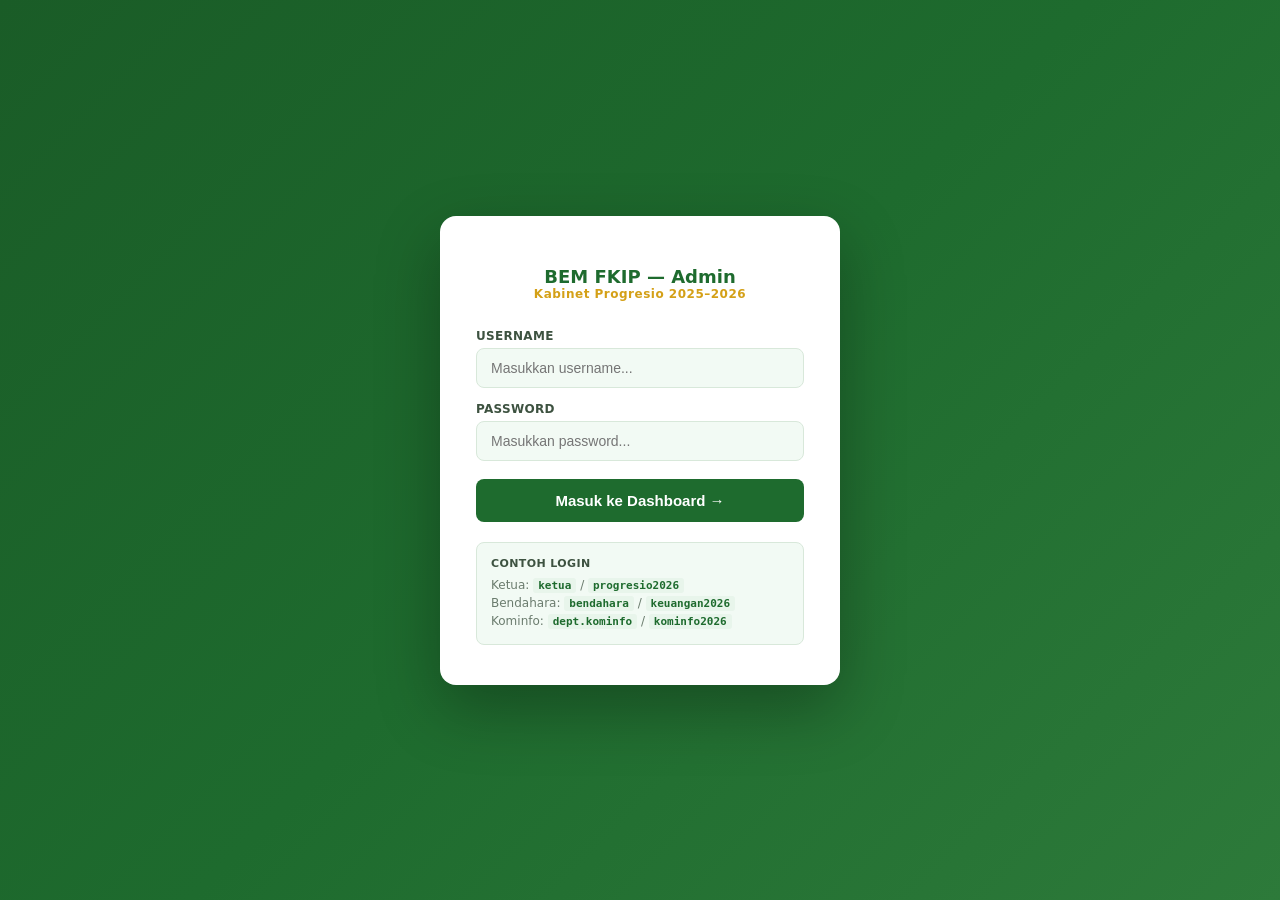
<file: admin/kegiatan.html>
<!DOCTYPE html>
<html lang="id">
<head>
<meta charset="UTF-8"/>
<meta name="viewport" content="width=device-width,initial-scale=1.0"/>
<title>Kelola Kegiatan — Admin BEM FKIP</title>
<script src="../assets/data.js"></script>
<link rel="stylesheet" href="admin-shared.css"/>
</head>
<body>
<div id="app"></div>
<script src="admin-ui.js"></script>
<script>
const user = BEM.requireAuth('kegiatan');
if (!user) throw '';
initAdminShell(user, 'kegiatan', 'Kelola Kegiatan & Proker');

let kegiatan = [];
let proker   = [];

const deptFilter = (user.dept && user.role === 'departemen') ? user.dept : null;
const DEPTS      = ['Pendidikan','Minat & Bakat','Advokasi','Kominfo','Keagamaan','Jaringan'];
const STATUS_OPTS = ['rencana','berjalan','selesai','batal'];
const STATUS_B    = { rencana:'b-gold', berjalan:'b-blue', selesai:'b-green', batal:'b-red' };

async function loadAll() {
  [kegiatan, proker] = await Promise.all([
    BEM.getData('kegiatan'),
    BEM.getData('proker')
  ]);
  renderPage();
}

function renderPage() {
  const hash = window.location.hash;
  if (hash === '#proker') renderProker();
  else renderKegiatan();
}

// ─── KEGIATAN ────────────────────────────────────────────────────
function renderKegiatan() {
  const list = deptFilter ? kegiatan.filter(k => k.dept === deptFilter) : kegiatan;
  setContent(`
    <div style="display:flex;justify-content:space-between;align-items:center;margin-bottom:20px;flex-wrap:wrap;gap:10px">
      <div>
        <h2 style="font-size:18px;font-weight:800;color:var(--green)">Kegiatan</h2>
        ${deptFilter ? `<div style="font-size:12px;color:var(--muted)">Menampilkan kegiatan Dept. ${deptFilter}</div>` : ''}
      </div>
      <div style="display:flex;gap:8px">
        <button class="btn btn-outline" onclick="window.location.hash='#proker';renderProker()">Lihat Proker →</button>
        <button class="btn btn-green" onclick="showKegiatanForm()">+ Tambah Kegiatan</button>
      </div>
    </div>

    <div class="panel" id="kFormPanel" style="display:none;margin-bottom:20px">
      <div class="panel-head"><h3 id="kFormTitle">Tambah Kegiatan</h3></div>
      <div class="panel-body">
        <input type="hidden" id="kEditId"/>
        <div class="fg"><label class="fl">Nama Kegiatan *</label><input class="fi" id="k_nama" placeholder="Nama kegiatan..."/></div>
        <div style="display:grid;grid-template-columns:1fr 1fr 1fr;gap:12px">
          <div class="fg"><label class="fl">Tanggal</label><input class="fi" type="date" id="k_tgl"/></div>
          <div class="fg"><label class="fl">Tempat</label><input class="fi" id="k_tempat" placeholder="Lokasi..."/></div>
          <div class="fg"><label class="fl">Departemen</label>
            <select class="fi" id="k_dept">
              ${DEPTS.map(d => `<option value="${d}"${deptFilter===d?' selected':''}>${d}</option>`).join('')}
            </select>
          </div>
        </div>
        <div class="fg"><label class="fl">Status</label>
          <select class="fi" id="k_status">
            ${STATUS_OPTS.map(s => `<option value="${s}">${s}</option>`).join('')}
          </select>
        </div>
        <div style="display:flex;gap:8px;margin-top:4px">
          <button class="btn btn-green" onclick="saveKegiatan()">💾 Simpan</button>
          <button class="btn btn-outline" onclick="document.getElementById('kFormPanel').style.display='none'">Batal</button>
        </div>
      </div>
    </div>

    <div class="panel">
      <div class="panel-head"><h3>Daftar Kegiatan (${list.length})</h3></div>
      <div style="overflow-x:auto">
        <table class="tbl">
          <thead><tr><th>Nama Kegiatan</th><th>Tanggal</th><th>Tempat</th><th>Dept.</th><th>Status</th><th>Aksi</th></tr></thead>
          <tbody>
            ${list.length ? list.map(k => `
              <tr>
                <td style="font-weight:600">${k.icon||'📌'} ${k.nama}</td>
                <td style="color:var(--muted)">${k.tanggal}</td>
                <td style="color:var(--muted)">${k.tempat}</td>
                <td><span class="b b-gray">${k.dept}</span></td>
                <td><span class="b ${STATUS_B[k.status]||'b-gray'}">${k.status}</span></td>
                <td>
                  <button class="btn btn-outline" onclick="editKegiatan(${k.id})" style="margin-right:4px">✏️</button>
                  <button class="btn btn-red" onclick="deleteKegiatan(${k.id})">🗑</button>
                </td>
              </tr>
            `).join('') : '<tr><td colspan="6" style="text-align:center;color:var(--muted);padding:24px">Belum ada kegiatan.</td></tr>'}
          </tbody>
        </table>
      </div>
    </div>
  `);
  document.getElementById('k_tgl').value = new Date().toISOString().split('T')[0];
}

function showKegiatanForm() {
  document.getElementById('kFormPanel').style.display = 'block';
  document.getElementById('kEditId').value = '';
  document.getElementById('kFormTitle').textContent = 'Tambah Kegiatan';
  document.getElementById('k_nama').value = '';
  document.getElementById('k_tempat').value = '';
}
function editKegiatan(id) {
  const k = kegiatan.find(x => x.id == id); if (!k) return;
  document.getElementById('kFormPanel').style.display = 'block';
  document.getElementById('kFormTitle').textContent = 'Edit Kegiatan';
  document.getElementById('kEditId').value = id;
  document.getElementById('k_nama').value = k.nama;
  document.getElementById('k_tempat').value = k.tempat;
  document.getElementById('k_dept').value = k.dept;
  document.getElementById('k_status').value = k.status;
}
async function saveKegiatan() {
  const nama = document.getElementById('k_nama').value.trim();
  if (!nama) { alert('Nama kegiatan wajib diisi!'); return; }
  const editId = document.getElementById('kEditId').value;
  const tglRaw = document.getElementById('k_tgl').value;
  const obj = {
    nama,
    tanggal: tglRaw || '—',
    tempat: document.getElementById('k_tempat').value,
    dept:   document.getElementById('k_dept').value,
    status: document.getElementById('k_status').value,
    icon:   '📌'
  };
  const btn = event.target;
  btn.disabled = true; btn.textContent = 'Menyimpan...';
  if (editId) await BEM.updateData('kegiatan', editId, obj);
  else        await BEM.insertData('kegiatan', obj);
  btn.disabled = false; btn.textContent = '💾 Simpan';
  document.getElementById('kFormPanel').style.display = 'none';
  kegiatan = await BEM.getData('kegiatan');
  renderKegiatan();
}
async function deleteKegiatan(id) {
  if (!confirm('Hapus kegiatan ini?')) return;
  await BEM.deleteData('kegiatan', id);
  kegiatan = await BEM.getData('kegiatan');
  renderKegiatan();
}

// ─── PROKER ──────────────────────────────────────────────────────
function renderProker() {
  const list = deptFilter ? proker.filter(p => p.dept === deptFilter) : proker;
  setContent(`
    <div style="display:flex;justify-content:space-between;align-items:center;margin-bottom:20px;flex-wrap:wrap;gap:10px">
      <div>
        <h2 style="font-size:18px;font-weight:800;color:var(--green)">Program Kerja</h2>
        ${deptFilter ? `<div style="font-size:12px;color:var(--muted)">Dept. ${deptFilter}</div>` : ''}
      </div>
      <div style="display:flex;gap:8px">
        <button class="btn btn-outline" onclick="window.location.hash='';renderKegiatan()">← Kegiatan</button>
        <button class="btn btn-green" onclick="showProkerForm()">+ Tambah Proker</button>
      </div>
    </div>

    <div class="panel" id="pFormPanel" style="display:none;margin-bottom:20px">
      <div class="panel-head"><h3 id="pFormTitle">Tambah Program Kerja</h3></div>
      <div class="panel-body">
        <input type="hidden" id="pEditId"/>
        <div class="fg"><label class="fl">Nama Program Kerja *</label><input class="fi" id="p_nama" placeholder="Nama proker..."/></div>
        <div style="display:grid;grid-template-columns:1fr 1fr 1fr;gap:12px">
          <div class="fg"><label class="fl">Departemen</label>
            <select class="fi" id="p_dept">
              ${DEPTS.map(d => `<option value="${d}"${deptFilter===d?' selected':''}>${d}</option>`).join('')}
            </select>
          </div>
          <div class="fg"><label class="fl">Waktu Pelaksanaan</label><input class="fi" id="p_waktu" placeholder="Mar–Apr 2026"/></div>
          <div class="fg"><label class="fl">Status</label>
            <select class="fi" id="p_status">
              <option value="rencana">Rencana</option>
              <option value="berjalan">Berjalan</option>
              <option value="selesai">Selesai</option>
              <option value="batal">Dibatalkan</option>
            </select>
          </div>
        </div>
        <div class="fg">
          <label class="fl">Progress: <span id="pctLabel">0</span>%</label>
          <input type="range" id="p_pct" min="0" max="100" value="0" style="width:100%" oninput="document.getElementById('pctLabel').textContent=this.value"/>
        </div>
        <div style="display:flex;gap:8px;margin-top:4px">
          <button class="btn btn-green" onclick="saveProker()">💾 Simpan</button>
          <button class="btn btn-outline" onclick="document.getElementById('pFormPanel').style.display='none'">Batal</button>
        </div>
      </div>
    </div>

    <div class="panel">
      <div class="panel-head"><h3>Daftar Proker (${list.length})</h3></div>
      <div style="overflow-x:auto">
        <table class="tbl">
          <thead><tr><th>Program Kerja</th><th>Dept.</th><th>Waktu</th><th>Status</th><th>Progress</th><th>Aksi</th></tr></thead>
          <tbody>
            ${list.length ? list.map(p => `
              <tr>
                <td style="font-weight:600">${p.nama}</td>
                <td><span class="b b-gray">${p.dept}</span></td>
                <td style="color:var(--muted)">${p.waktu}</td>
                <td><span class="b ${STATUS_B[p.status]||'b-gray'}">${p.status}</span></td>
                <td style="min-width:120px">
                  <div style="display:flex;align-items:center;gap:6px">
                    <div style="flex:1;height:7px;background:#e8f5eb;border-radius:4px;overflow:hidden">
                      <div style="height:100%;width:${p.pct}%;background:${p.pct==100?'#16a34a':'#1e6b2e'};border-radius:4px"></div>
                    </div>
                    <span style="font-size:11px;font-weight:700;color:var(--green)">${p.pct}%</span>
                  </div>
                </td>
                <td>
                  <button class="btn btn-outline" onclick="editProker(${p.id})" style="margin-right:4px">✏️</button>
                  <button class="btn btn-red" onclick="deleteProker(${p.id})">🗑</button>
                </td>
              </tr>
            `).join('') : '<tr><td colspan="6" style="text-align:center;color:var(--muted);padding:24px">Belum ada proker.</td></tr>'}
          </tbody>
        </table>
      </div>
    </div>
  `);
}

function showProkerForm() {
  document.getElementById('pFormPanel').style.display = 'block';
  document.getElementById('pEditId').value = '';
  document.getElementById('pFormTitle').textContent = 'Tambah Program Kerja';
  document.getElementById('p_nama').value = '';
  document.getElementById('p_pct').value = 0;
  document.getElementById('pctLabel').textContent = '0';
}
function editProker(id) {
  const p = proker.find(x => x.id == id); if (!p) return;
  document.getElementById('pFormPanel').style.display = 'block';
  document.getElementById('pFormTitle').textContent = 'Edit Proker';
  document.getElementById('pEditId').value = id;
  document.getElementById('p_nama').value = p.nama;
  document.getElementById('p_waktu').value = p.waktu;
  document.getElementById('p_dept').value = p.dept;
  document.getElementById('p_status').value = p.status;
  document.getElementById('p_pct').value = p.pct;
  document.getElementById('pctLabel').textContent = p.pct;
}
async function saveProker() {
  const nama = document.getElementById('p_nama').value.trim();
  if (!nama) { alert('Nama proker wajib diisi!'); return; }
  const editId = document.getElementById('pEditId').value;
  const obj = {
    nama,
    dept:   document.getElementById('p_dept').value,
    waktu:  document.getElementById('p_waktu').value,
    status: document.getElementById('p_status').value,
    pct:    parseInt(document.getElementById('p_pct').value)
  };
  const btn = event.target;
  btn.disabled = true; btn.textContent = 'Menyimpan...';
  if (editId) await BEM.updateData('proker', editId, obj);
  else        await BEM.insertData('proker', obj);
  btn.disabled = false; btn.textContent = '💾 Simpan';
  document.getElementById('pFormPanel').style.display = 'none';
  proker = await BEM.getData('proker');
  renderProker();
}
async function deleteProker(id) {
  if (!confirm('Hapus proker ini?')) return;
  await BEM.deleteData('proker', id);
  proker = await BEM.getData('proker');
  renderProker();
}

loadAll();
window.addEventListener('hashchange', renderPage);
</script>
</body>
</html>
</file>
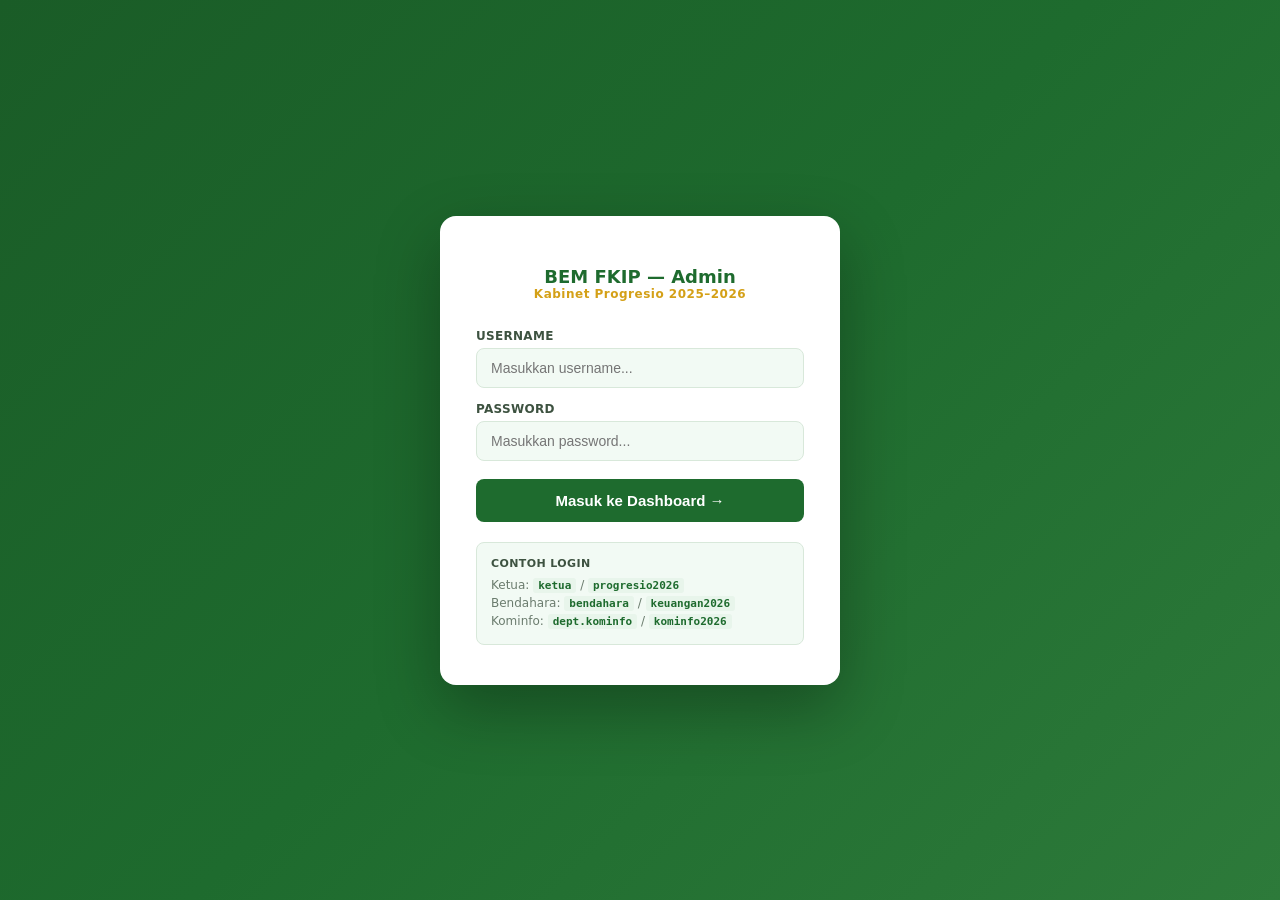
<file: admin/login.html>
<!DOCTYPE html>
<html lang="id">
<head>
<meta charset="UTF-8"/>
<meta name="viewport" content="width=device-width,initial-scale=1.0"/>
<title>Admin Login — BEM FKIP Kabinet Progresio</title>
<script src="../assets/data.js"></script>
<style>
*{box-sizing:border-box;margin:0;padding:0}
body{
  font-family:-apple-system,"Segoe UI",system-ui,sans-serif;
  background: linear-gradient(135deg,#1a5c27 0%,#1e6b2e 50%,#2d7a3a 100%);
  min-height:100vh; display:flex; align-items:center; justify-content:center;
  padding:24px;
}
.login-box{
  background:white; border-radius:16px; padding:40px 36px;
  width:100%; max-width:400px;
  box-shadow: 0 24px 64px rgba(0,0,0,.3);
}
.login-logo{ text-align:center; margin-bottom:28px; }
.login-logo img{ height:56px; width:56px; object-fit:contain; margin:0 4px; }
.login-logo .org{ font-size:18px; font-weight:800; color:#1e6b2e; margin-top:10px; }
.login-logo .kab{ font-size:12px; color:#d4a017; font-weight:600; letter-spacing:.5px; }
.form-label{ display:block; font-size:12px; font-weight:700; color:#3d5240; margin-bottom:5px; letter-spacing:.3px; }
.form-input{
  width:100%; border:1.5px solid #d8e8da; border-radius:8px;
  padding:11px 14px; font-size:14px; color:#1a2e1e;
  background:#f2faf4; transition:border .2s; margin-bottom:14px;
}
.form-input:focus{ outline:none; border-color:#1e6b2e; background:white; }
.login-btn{
  width:100%; padding:13px; background:#1e6b2e; color:white;
  border:none; border-radius:8px; font-size:15px; font-weight:700;
  cursor:pointer; transition:background .2s; margin-top:4px;
}
.login-btn:hover{ background:#2d7a3a; }
.error-msg{
  background:#fee2e2; color:#dc2626; border-radius:8px;
  padding:10px 14px; font-size:13px; font-weight:500;
  margin-bottom:14px; display:none; text-align:center;
}
.hint{
  margin-top:20px; padding:14px; background:#f2faf4;
  border-radius:8px; border:1px solid #d8e8da;
}
.hint-title{ font-size:11px; font-weight:700; color:#3d5240; margin-bottom:6px; text-transform:uppercase; letter-spacing:.4px; }
.hint-item{ font-size:12px; color:#6b7c6e; padding:2px 0; }
.hint-item code{ background:#e8f5eb; color:#1e6b2e; padding:1px 5px; border-radius:3px; font-size:11px; font-weight:600; }
</style>
</head>
<body>
<div class="login-box">
  <div class="login-logo">
    <div id="logoWrap"></div>
    <div class="org">BEM FKIP — Admin</div>
    <div class="kab">Kabinet Progresio 2025–2026</div>
  </div>

  <div class="error-msg" id="errMsg">Username atau password salah. Coba lagi.</div>

  <label class="form-label" for="uname">USERNAME</label>
  <input class="form-input" type="text" id="uname" placeholder="Masukkan username..." autocomplete="off"/>

  <label class="form-label" for="pass">PASSWORD</label>
  <input class="form-input" type="password" id="pass" placeholder="Masukkan password..."/>

  <button class="login-btn" onclick="doLogin()">Masuk ke Dashboard →</button>

  <div class="hint">
    <div class="hint-title">Contoh Login</div>
    <div class="hint-item">Ketua: <code>ketua</code> / <code>progresio2026</code></div>
    <div class="hint-item">Bendahara: <code>bendahara</code> / <code>keuangan2026</code></div>
    <div class="hint-item">Kominfo: <code>dept.kominfo</code> / <code>kominfo2026</code></div>
  </div>
</div>

<script>
// Inject logos
const LOGO_BEM_EL = new Image(); LOGO_BEM_EL.src = LOGO_BEM; LOGO_BEM_EL.style = 'height:56px;width:56px;object-fit:contain;margin:0 4px';
const LOGO_KAB_EL = new Image(); LOGO_KAB_EL.src = LOGO_KAB; LOGO_KAB_EL.style = 'height:56px;width:56px;object-fit:contain;margin:0 4px';
document.getElementById('logoWrap').append(LOGO_BEM_EL, LOGO_KAB_EL);

// Enter key
document.getElementById('pass').addEventListener('keydown', e => { if (e.key === 'Enter') doLogin(); });
document.getElementById('uname').addEventListener('keydown', e => { if (e.key === 'Enter') doLogin(); });

function doLogin() {
  const u = document.getElementById('uname').value.trim();
  const p = document.getElementById('pass').value;
  const user = BEM.login(u, p);
  if (user) {
    window.location.href = 'index.html';
  } else {
    const err = document.getElementById('errMsg');
    err.style.display = 'block';
    document.getElementById('pass').value = '';
  }
}

// Already logged in? Redirect
if (BEM.currentUser()) window.location.href = 'index.html';
</script>
</body>
</html>
</file>
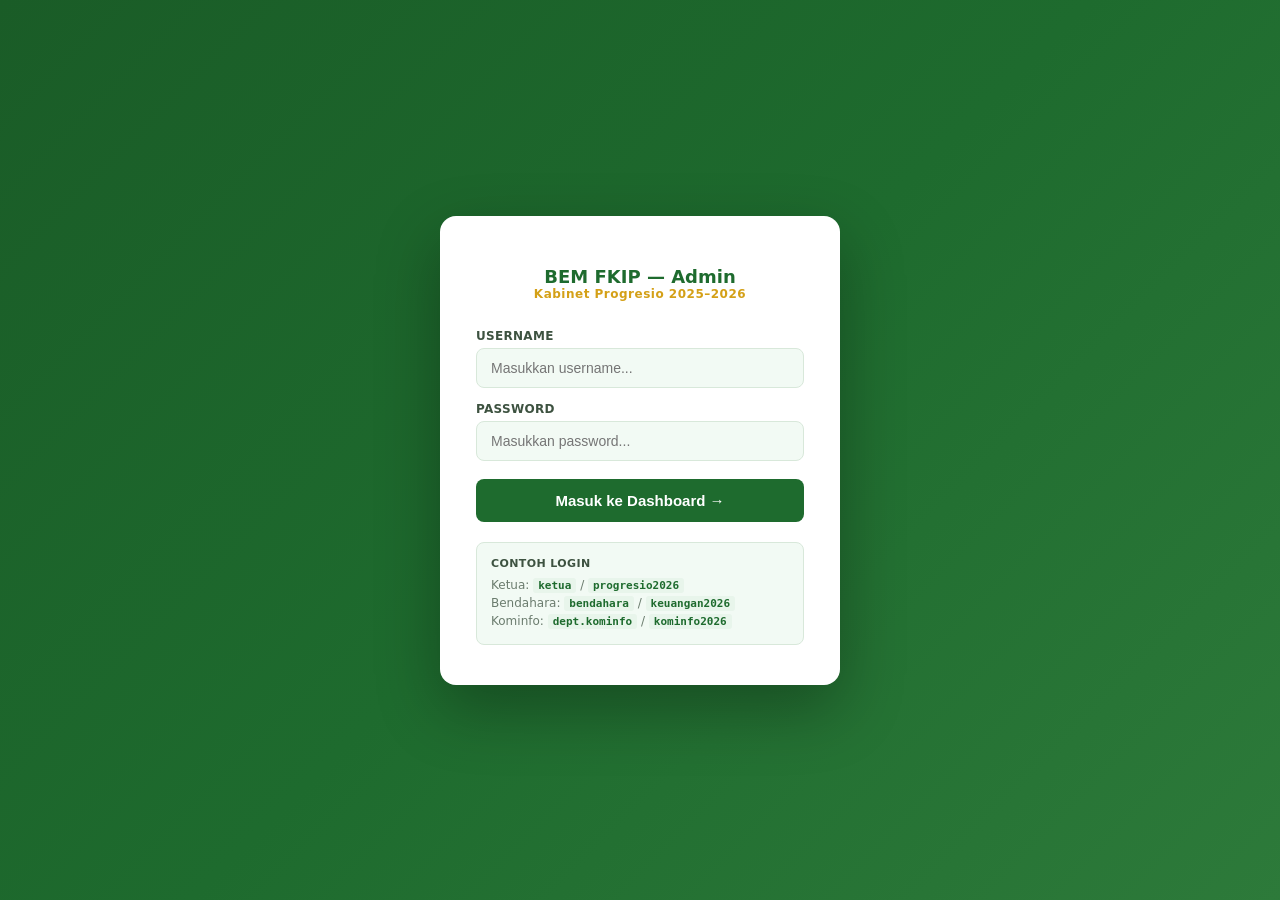
<file: admin/notulensi.html>
<!DOCTYPE html>
<html lang="id">
<head>
<meta charset="UTF-8"/>
<meta name="viewport" content="width=device-width,initial-scale=1.0"/>
<title>Notulensi — Admin BEM FKIP</title>
<script src="../assets/data.js"></script>
<link rel="stylesheet" href="admin-shared.css"/>
</head>
<body>
<div id="app"></div>
<script src="admin-ui.js"></script>
<script>
const user = BEM.requireAuth('notulensi');
if (!user) throw '';
initAdminShell(user, 'notulensi', 'Notulensi Rapat');

let notulensi = [];

async function loadNotulensi() {
  notulensi = await BEM.getData('notulensi') || [];
  render();
}

function render() {
  setContent(`
    <div style="display:flex;justify-content:space-between;align-items:center;margin-bottom:20px;flex-wrap:wrap;gap:10px">
      <h2 style="font-size:18px;font-weight:800;color:var(--green)">Notulensi Rapat</h2>
      <button class="btn btn-green" onclick="showForm()">+ Tambah Notulensi</button>
    </div>

    <div class="panel" id="nFormPanel" style="display:none;margin-bottom:20px">
      <div class="panel-head"><h3 id="nFormTitle">Tambah Notulensi</h3></div>
      <div class="panel-body">
        <input type="hidden" id="nEditId"/>
        <div class="fg"><label class="fl">Judul Rapat *</label><input class="fi" id="n_judul" placeholder="Contoh: Rapat Koordinasi Bulanan — Mei 2026"/></div>
        <div style="display:grid;grid-template-columns:1fr 1fr;gap:12px">
          <div class="fg"><label class="fl">Tanggal Rapat</label><input class="fi" type="date" id="n_tgl"/></div>
          <div class="fg"><label class="fl">Peserta</label><input class="fi" id="n_peserta" placeholder="Contoh: 42 pengurus"/></div>
        </div>
        <div class="fg"><label class="fl">Ringkasan Notulensi</label><textarea class="fi" id="n_isi" rows="4" placeholder="Poin-poin penting rapat..."></textarea></div>
        <div style="display:flex;gap:8px;margin-top:4px">
          <button class="btn btn-green" onclick="saveNotulensi()">💾 Simpan</button>
          <button class="btn btn-outline" onclick="document.getElementById('nFormPanel').style.display='none'">Batal</button>
        </div>
      </div>
    </div>

    <div class="panel">
      <div class="panel-head"><h3>Daftar Notulensi (${notulensi.length})</h3></div>
      <div style="overflow-x:auto">
        <table class="tbl">
          <thead><tr><th>Judul Rapat</th><th>Tanggal</th><th>Peserta</th><th>Ringkasan</th><th>Aksi</th></tr></thead>
          <tbody>
            ${notulensi.length ? notulensi.map(n => `
              <tr>
                <td style="font-weight:700;max-width:240px">${n.judul}</td>
                <td style="color:var(--muted);white-space:nowrap">${n.tanggal}</td>
                <td>${n.peserta||'—'}</td>
                <td style="max-width:200px;font-size:12px;color:var(--muted)">${(n.isi||'').substring(0,80)}${(n.isi||'').length>80?'...':''}</td>
                <td>
                  <button class="btn btn-outline" onclick="editNotulensi(${n.id})" style="margin-right:4px">✏️</button>
                  <button class="btn btn-red" onclick="deleteNotulensi(${n.id})">🗑</button>
                </td>
              </tr>
            `).join('') : '<tr><td colspan="5" style="text-align:center;color:var(--muted);padding:24px">Belum ada notulensi.</td></tr>'}
          </tbody>
        </table>
      </div>
    </div>
  `);
  document.getElementById('n_tgl').value = new Date().toISOString().split('T')[0];
}

function showForm() {
  document.getElementById('nFormPanel').style.display = 'block';
  document.getElementById('nEditId').value = '';
  document.getElementById('nFormTitle').textContent = 'Tambah Notulensi';
  document.getElementById('n_judul').value = '';
  document.getElementById('n_peserta').value = '';
  document.getElementById('n_isi').value = '';
}
function editNotulensi(id) {
  const n = notulensi.find(x => x.id == id); if (!n) return;
  document.getElementById('nFormPanel').style.display = 'block';
  document.getElementById('nFormTitle').textContent = 'Edit Notulensi';
  document.getElementById('nEditId').value = id;
  document.getElementById('n_judul').value = n.judul;
  document.getElementById('n_peserta').value = n.peserta;
  document.getElementById('n_isi').value = n.isi || '';
}
async function saveNotulensi() {
  const judul = document.getElementById('n_judul').value.trim();
  if (!judul) { alert('Judul wajib diisi!'); return; }
  const tglRaw = document.getElementById('n_tgl').value;
  const tgl = tglRaw
    ? new Date(tglRaw).toLocaleDateString('id-ID',{day:'2-digit',month:'short',year:'numeric'})
    : new Date().toLocaleDateString('id-ID',{day:'2-digit',month:'short',year:'numeric'});
  const editId = document.getElementById('nEditId').value;
  const obj = { judul, tanggal: tgl, peserta: document.getElementById('n_peserta').value, isi: document.getElementById('n_isi').value, file: '' };

  const btn = event.target;
  btn.disabled = true; btn.textContent = 'Menyimpan...';
  if (editId) await BEM.updateData('notulensi', editId, obj);
  else        await BEM.insertData('notulensi', obj);
  btn.disabled = false; btn.textContent = '💾 Simpan';
  document.getElementById('nFormPanel').style.display = 'none';
  await loadNotulensi();
}
async function deleteNotulensi(id) {
  if (!confirm('Hapus notulensi ini?')) return;
  await BEM.deleteData('notulensi', id);
  await loadNotulensi();
}

loadNotulensi();
</script>
</body>
</html>
</file>
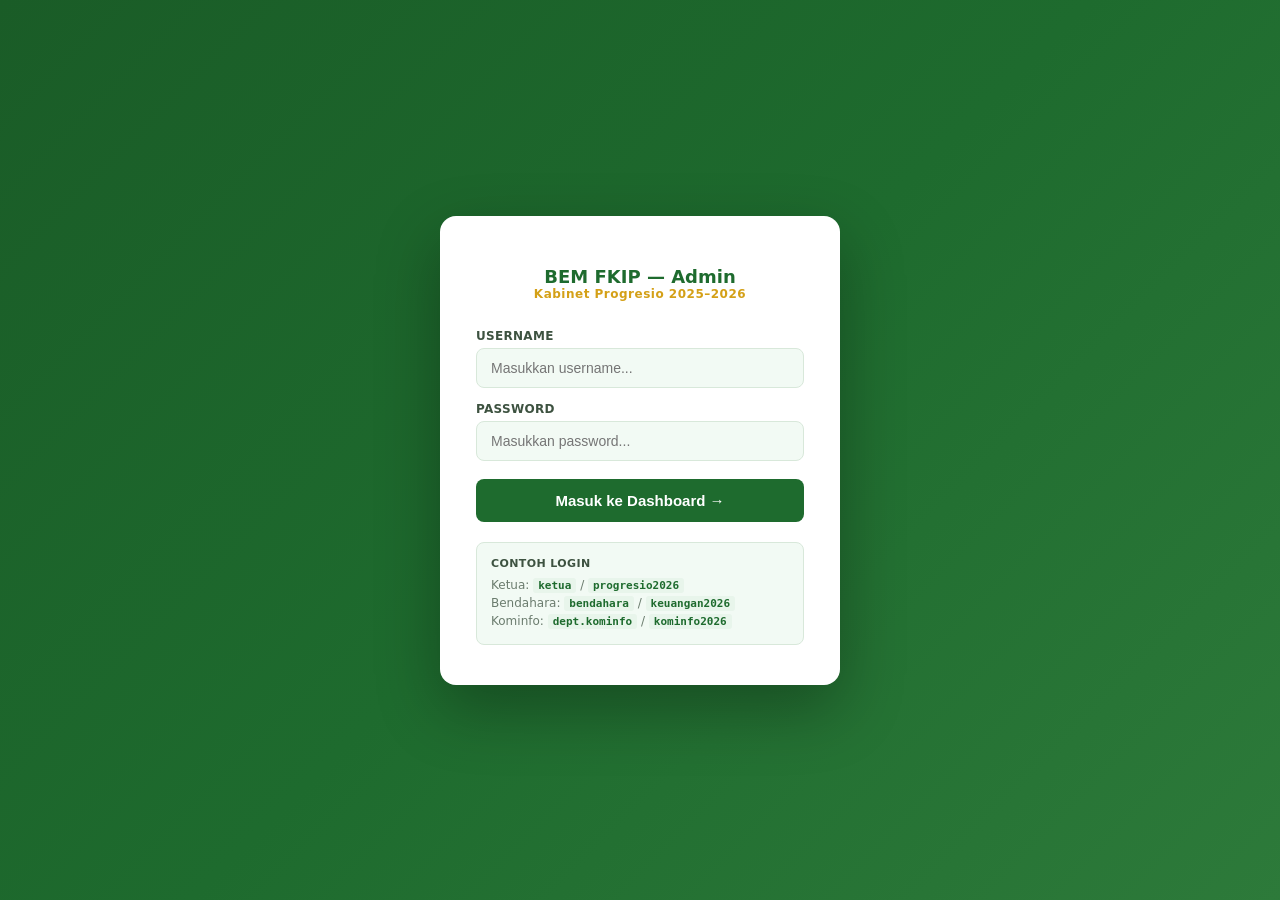
<file: admin/pengurus.html>
<!DOCTYPE html>
<html lang="id">
<head>
<meta charset="UTF-8"/>
<meta name="viewport" content="width=device-width,initial-scale=1.0"/>
<title>Data Pengurus — Admin BEM FKIP</title>
<script src="../assets/data.js"></script>
<link rel="stylesheet" href="admin-shared.css"/>
</head>
<body>
<div id="app"></div>
<script src="admin-ui.js"></script>
<script>
const user = BEM.requireAuth('pengurus');
if (!user) throw '';
initAdminShell(user, 'pengurus', 'Data Pengurus');

let data = BEM.getData('pengurus') || {};

function render() {
  setContent(`
    <div style="margin-bottom:20px">
      <h2 style="font-size:18px;font-weight:800;color:var(--green)">Data Pengurus BEM FKIP</h2>
      <p style="color:var(--muted);font-size:13px">Periode 2025–2026 · Kabinet Progresio</p>
    </div>

    <!-- BPH -->
    <div class="panel" style="margin-bottom:20px">
      <div class="panel-head">
        <h3>Badan Pengurus Harian</h3>
        <button class="btn btn-green" onclick="showBPHForm()">+ Edit / Tambah</button>
      </div>
      <div id="bphFormWrap" style="display:none;padding:18px;border-bottom:1px solid var(--border)">
        <p style="font-size:12px;color:var(--muted);margin-bottom:12px">Edit nama pengurus inti di bawah ini.</p>
        ${(data.bph||[]).map((b,i) => `
          <div style="display:grid;grid-template-columns:160px 1fr 1fr;gap:8px;margin-bottom:8px;align-items:center">
            <div style="font-size:12px;font-weight:600;color:var(--text)">${b.jabatan}</div>
            <input class="fi" id="bph_nama_${i}" value="${b.nama}" placeholder="Nama..."/>
            <input class="fi" id="bph_prodi_${i}" value="${b.prodi||''}" placeholder="Prodi/NIM..."/>
          </div>
        `).join('')}
        <div style="margin-top:8px;display:flex;gap:8px">
          <button class="btn btn-green" onclick="saveBPH()">Simpan BPH</button>
          <button class="btn btn-outline" onclick="document.getElementById('bphFormWrap').style.display='none'">Batal</button>
        </div>
      </div>
      <div style="overflow-x:auto">
        <table class="tbl">
          <thead><tr><th>Jabatan</th><th>Nama</th><th>NIM</th><th>Prodi</th></tr></thead>
          <tbody>
            ${(data.bph||[]).map(b => `
              <tr>
                <td><span class="b b-green">${b.jabatan}</span></td>
                <td style="font-weight:700">${b.nama}</td>
                <td style="color:var(--muted)">${b.nim||'—'}</td>
                <td style="color:var(--muted)">${b.prodi||'—'}</td>
              </tr>
            `).join('')}
          </tbody>
        </table>
      </div>
    </div>

    <!-- DEPARTEMEN -->
    <div class="panel">
      <div class="panel-head">
        <h3>Departemen</h3>
      </div>
      <div>
        ${(data.departemen||[]).map((dept, di) => `
          <div style="padding:16px 18px;border-bottom:1px solid var(--border)">
            <div style="display:flex;justify-content:space-between;align-items:flex-start;margin-bottom:10px">
              <div>
                <div style="font-size:14px;font-weight:700;color:var(--green)">${dept.nama}</div>
                <div style="font-size:13px;color:var(--muted)">Kepala: <strong style="color:var(--text)">${dept.kepala}</strong></div>
              </div>
              <button class="btn btn-outline" onclick="editDept(${di})">✏️ Edit</button>
            </div>
            <div id="deptForm_${di}" style="display:none;background:var(--green-pale);padding:12px;border-radius:8px;margin-bottom:10px">
              <div class="fg"><label class="fl">Kepala Departemen</label><input class="fi" id="dk_${di}" value="${dept.kepala}"/></div>
              <div class="fg"><label class="fl">Anggota (pisahkan dengan koma)</label>
                <input class="fi" id="da_${di}" value="${(dept.anggota||[]).join(', ')}"/>
              </div>
              <div style="display:flex;gap:8px">
                <button class="btn btn-green" onclick="saveDept(${di})">Simpan</button>
                <button class="btn btn-outline" onclick="document.getElementById('deptForm_${di}').style.display='none'">Batal</button>
              </div>
            </div>
            ${dept.anggota && dept.anggota.length ? `
              <div style="display:flex;flex-wrap:wrap;gap:6px">
                ${dept.anggota.map(a => `<span class="b b-gray">${a}</span>`).join('')}
              </div>
            ` : '<span style="font-size:12px;color:var(--muted)">Belum ada anggota terdaftar</span>'}
          </div>
        `).join('')}
      </div>
    </div>
  `);
}

function showBPHForm() {
  const w = document.getElementById('bphFormWrap');
  w.style.display = w.style.display === 'none' ? 'block' : 'none';
}

function saveBPH() {
  data.bph = (data.bph||[]).map((b, i) => ({
    ...b,
    nama: document.getElementById('bph_nama_' + i).value.trim() || b.nama,
    prodi: document.getElementById('bph_prodi_' + i).value.trim()
  }));
  BEM.setData('pengurus', data);
  render();
  alert('Data BPH berhasil disimpan!');
}

function editDept(di) {
  document.querySelectorAll('[id^="deptForm_"]').forEach(el => { if (el.id !== 'deptForm_'+di) el.style.display='none'; });
  const f = document.getElementById('deptForm_' + di);
  f.style.display = f.style.display === 'none' ? 'block' : 'none';
}

function saveDept(di) {
  data.departemen[di].kepala = document.getElementById('dk_' + di).value.trim();
  const raw = document.getElementById('da_' + di).value;
  data.departemen[di].anggota = raw.split(',').map(s => s.trim()).filter(Boolean);
  BEM.setData('pengurus', data);
  render();
}

render();
</script>
</body>
</html>
</file>
<file: assets/style.css>
/* =============================================
   BEM FKIP — Progresio | Shared Stylesheet
   Modern & Clean — Hijau + Gold
   ============================================= */

*, *::before, *::after { box-sizing: border-box; margin: 0; padding: 0; }

:root {
  --green-dark:  #155222;
  --green-main:  #1e6b2e;
  --green-mid:   #277a38;
  --green-light: #e8f5eb;
  --green-pale:  #f4fbf5;
  --gold-dark:   #b8890f;
  --gold-main:   #d4a017;
  --gold-light:  #f5c842;
  --gold-pale:   #fffbea;
  --cream:       #f8faf8;
  --white:       #ffffff;
  --text-dark:   #111827;
  --text-mid:    #374151;
  --text-light:  #6b7280;
  --border:      #e5e7eb;
  --shadow:      rgba(0,0,0,0.07);
  --shadow-md:   rgba(0,0,0,0.11);
  --radius:      14px;
  --radius-sm:   8px;
}

html { scroll-behavior: smooth; }

body {
  font-family: -apple-system, "Segoe UI", "Inter", system-ui, sans-serif;
  background: var(--cream);
  color: var(--text-dark);
  font-size: 15px;
  line-height: 1.7;
}

/* ════════════════════════════════════
   NAVBAR
   ════════════════════════════════════ */
.navbar {
  position: sticky; top: 0; z-index: 100;
  background: var(--green-main);
  box-shadow: 0 1px 0 rgba(255,255,255,.08), 0 4px 20px rgba(0,0,0,.18);
  padding: 0 32px;
}
.nav-inner {
  max-width: 1160px; margin: 0 auto;
  display: flex; align-items: center; justify-content: space-between;
  height: 68px;
}
.nav-brand { display: flex; align-items: center; gap: 12px; text-decoration: none; }
.nav-brand img { height: 42px; width: 42px; object-fit: contain; filter: drop-shadow(0 1px 3px rgba(0,0,0,.25)); }
.nav-brand-text { color: var(--white); }
.nav-brand-text .org { font-size: 16px; font-weight: 800; letter-spacing: .2px; }
.nav-brand-text .kabinet { font-size: 11px; color: var(--gold-light); font-weight: 600; letter-spacing: .8px; text-transform: uppercase; }
.nav-links { display: flex; align-items: center; gap: 2px; }
.nav-links a {
  color: rgba(255,255,255,.8); text-decoration: none;
  padding: 8px 15px; border-radius: var(--radius-sm); font-size: 14px; font-weight: 500;
  transition: background .18s, color .18s;
  letter-spacing: .1px;
}
.nav-links a:hover { background: rgba(255,255,255,.12); color: #fff; }
.nav-links a.active { background: rgba(255,255,255,.15); color: var(--gold-light); font-weight: 700; }
.nav-toggle { display: none; background: none; border: none; cursor: pointer; padding: 6px; }
.nav-toggle span { display: block; width: 22px; height: 2px; background: #fff; margin: 5px 0; border-radius: 2px; transition: .3s; }

/* ════════════════════════════════════
   FOOTER
   ════════════════════════════════════ */
footer {
  background: var(--green-dark);
  color: rgba(255,255,255,.7);
  padding: 56px 32px 28px;
  margin-top: 80px;
}
.footer-inner { max-width: 1160px; margin: 0 auto; }
.footer-grid { display: grid; grid-template-columns: 1.8fr 1fr 1fr; gap: 48px; margin-bottom: 40px; }
.footer-brand img { height: 52px; margin-bottom: 14px; }
.footer-brand p { font-size: 13px; color: rgba(255,255,255,.55); line-height: 1.8; max-width: 280px; }
.footer-col h4 { color: var(--gold-light); font-size: 11px; font-weight: 700; letter-spacing: 1px; text-transform: uppercase; margin-bottom: 16px; }
.footer-col a { display: block; color: rgba(255,255,255,.6); text-decoration: none; font-size: 13px; padding: 4px 0; transition: color .2s; }
.footer-col a:hover { color: var(--gold-light); }
.footer-bottom {
  border-top: 1px solid rgba(255,255,255,.1); padding-top: 24px;
  display: flex; justify-content: space-between; align-items: center; flex-wrap: wrap; gap: 8px;
  font-size: 12px; color: rgba(255,255,255,.35);
}

/* ════════════════════════════════════
   PAGE HERO
   ════════════════════════════════════ */
.page-hero {
  background: linear-gradient(135deg, var(--green-dark) 0%, var(--green-main) 60%, #2a8040 100%);
  padding: 64px 32px 56px;
  text-align: center;
  color: white;
  position: relative;
  overflow: hidden;
}
.page-hero::before {
  content: '';
  position: absolute; inset: 0;
  background: url("data:image/svg+xml,%3Csvg width='60' height='60' viewBox='0 0 60 60' xmlns='http://www.w3.org/2000/svg'%3E%3Cg fill='none' fill-rule='evenodd'%3E%3Cg fill='%23ffffff' fill-opacity='0.03'%3E%3Cpath d='M36 34v-4h-2v4h-4v2h4v4h2v-4h4v-2h-4zm0-30V0h-2v4h-4v2h4v4h2V6h4V4h-4zM6 34v-4H4v4H0v2h4v4h2v-4h4v-2H6zM6 4V0H4v4H0v2h4v4h2V6h4V4H6z'/%3E%3C/g%3E%3C/g%3E%3C/svg%3E");
}
.page-hero h1 { font-size: 36px; font-weight: 900; margin-bottom: 10px; letter-spacing: -.3px; position: relative; }
.page-hero p { font-size: 17px; color: rgba(255,255,255,.75); max-width: 520px; margin: 0 auto; position: relative; }

/* ════════════════════════════════════
   CONTAINER
   ════════════════════════════════════ */
.container { max-width: 1160px; margin: 0 auto; padding: 48px 32px; }

/* ════════════════════════════════════
   SECTION HEADING
   ════════════════════════════════════ */
.section-heading { text-align: center; margin-bottom: 40px; }
.section-heading h2 {
  font-size: 28px; font-weight: 900; color: var(--green-main);
  margin-bottom: 8px; letter-spacing: -.3px;
}
.section-heading p { color: var(--text-light); font-size: 15px; }
.section-heading .line {
  width: 40px; height: 3px;
  background: linear-gradient(90deg, var(--gold-main), var(--gold-light));
  border-radius: 2px; margin: 12px auto 0;
}

/* ════════════════════════════════════
   CARD
   ════════════════════════════════════ */
.card {
  background: var(--white);
  border: 1px solid var(--border);
  border-radius: var(--radius);
  padding: 28px;
  transition: box-shadow .22s, transform .22s;
}
.card:hover {
  box-shadow: 0 8px 32px var(--shadow-md);
  transform: translateY(-3px);
}

/* ════════════════════════════════════
   BADGE
   ════════════════════════════════════ */
.badge {
  display: inline-block; padding: 3px 11px;
  border-radius: 99px; font-size: 12px; font-weight: 600;
  letter-spacing: .2px;
}
.badge-green { background: var(--green-light); color: var(--green-main); }
.badge-gold  { background: var(--gold-pale);   color: var(--gold-dark);  }
.badge-gray  { background: #f3f4f6;            color: #6b7280;           }

/* ════════════════════════════════════
   BUTTON
   ════════════════════════════════════ */
.btn {
  display: inline-flex; align-items: center; gap: 7px;
  padding: 11px 24px; border-radius: var(--radius-sm);
  font-size: 14px; font-weight: 700;
  text-decoration: none; border: none; cursor: pointer;
  transition: transform .15s, box-shadow .15s, background .15s;
  letter-spacing: .1px;
}
.btn:hover { transform: translateY(-1px); }
.btn-primary {
  background: var(--green-main); color: white;
  box-shadow: 0 2px 8px rgba(30,107,46,.25);
}
.btn-primary:hover { background: var(--green-mid); box-shadow: 0 4px 14px rgba(30,107,46,.35); }
.btn-gold {
  background: var(--gold-main); color: var(--text-dark);
  box-shadow: 0 2px 8px rgba(212,160,23,.25);
}
.btn-gold:hover { background: var(--gold-dark); color: white; }
.btn-outline {
  background: transparent; border: 2px solid var(--green-main); color: var(--green-main);
}
.btn-outline:hover { background: var(--green-main); color: white; }

/* ════════════════════════════════════
   STAT CARDS (index.html)
   ════════════════════════════════════ */
.stats-bar {
  display: grid; grid-template-columns: repeat(4,1fr);
  gap: 1px; background: var(--border);
  border: 1px solid var(--border); border-radius: var(--radius);
  overflow: hidden; margin: -28px 0 56px;
  box-shadow: 0 4px 24px var(--shadow);
}
.stat-item {
  background: white; padding: 28px 24px; text-align: center;
}
.stat-item .num {
  font-size: 36px; font-weight: 900; color: var(--green-main);
  letter-spacing: -1px; line-height: 1;
}
.stat-item .lbl { font-size: 12px; color: var(--text-light); margin-top: 6px; font-weight: 600; text-transform: uppercase; letter-spacing: .5px; }

/* ════════════════════════════════════
   RESPONSIVE
   ════════════════════════════════════ */
@media (max-width: 768px) {
  .navbar { padding: 0 16px; }
  .nav-links {
    display: none; flex-direction: column;
    position: absolute; top: 68px; left: 0; right: 0;
    background: var(--green-dark); padding: 12px 16px 20px; gap: 2px;
    box-shadow: 0 8px 24px rgba(0,0,0,.2);
  }
  .nav-links.open { display: flex; }
  .nav-toggle { display: block; }
  .footer-grid { grid-template-columns: 1fr; gap: 32px; }
  .page-hero { padding: 48px 20px 40px; }
  .page-hero h1 { font-size: 26px; }
  .page-hero p { font-size: 15px; }
  .container { padding: 32px 16px; }
  .stats-bar { grid-template-columns: 1fr 1fr; }
}
@media (max-width: 480px) {
  .stats-bar { grid-template-columns: 1fr 1fr; }
  .page-hero h1 { font-size: 22px; }
}
</file>
<file: admin/admin-shared.css>
/* Admin Shared CSS — BEM FKIP Progresio */
*{box-sizing:border-box;margin:0;padding:0}
:root{
  --green:#1e6b2e;--green-dark:#1a5c27;--green-light:#e8f5eb;--green-pale:#f2faf4;
  --gold:#d4a017;--gold-light:#f5c800;--border:#d8e8da;--white:#fff;
  --text:#1a2e1e;--muted:#6b7c6e;--sidebar-w:230px;
}
body{font-family:-apple-system,"Segoe UI",system-ui,sans-serif;background:#f0f4f1;color:var(--text);font-size:14px;display:flex;min-height:100vh}

/* SIDEBAR */
.sidebar{width:var(--sidebar-w);flex-shrink:0;background:var(--green-dark);display:flex;flex-direction:column;position:fixed;top:0;left:0;bottom:0;z-index:50;overflow-y:auto}
.sidebar-brand{padding:18px 16px;display:flex;align-items:center;gap:8px;border-bottom:1px solid rgba(255,255,255,.1)}
.sidebar-brand img{height:32px;width:32px;object-fit:contain}
.sidebar-brand-text .org{font-size:13px;font-weight:800;color:#fff}
.sidebar-brand-text .kab{font-size:10px;color:var(--gold-light);font-weight:500}
.sidebar-user{padding:12px 16px;background:rgba(0,0,0,.2);margin:8px;border-radius:8px}
.sidebar-user .uname{font-size:12px;font-weight:700;color:#fff}
.sidebar-user .urole{font-size:11px;color:rgba(255,255,255,.55);margin-top:1px}
.sidebar-nav{flex:1;padding:8px}
.nav-section{font-size:10px;font-weight:700;text-transform:uppercase;letter-spacing:.8px;color:rgba(255,255,255,.35);padding:10px 8px 4px;margin-top:8px}
.nav-item{display:flex;align-items:center;gap:8px;padding:9px 12px;border-radius:7px;color:rgba(255,255,255,.75);text-decoration:none;font-size:13px;font-weight:500;transition:.15s;cursor:pointer;border:none;background:none;width:100%;text-align:left}
.nav-item:hover{background:rgba(255,255,255,.1);color:#fff}
.nav-item.active{background:rgba(255,255,255,.18);color:#fff;font-weight:700}
.nav-item.locked{color:rgba(255,255,255,.3);cursor:not-allowed}
.nav-icon{font-size:15px;width:18px;text-align:center}
.sidebar-footer{padding:12px 16px;border-top:1px solid rgba(255,255,255,.1)}
.logout-btn{display:flex;align-items:center;gap:8px;width:100%;padding:8px 12px;background:rgba(220,38,38,.2);color:#fca5a5;border:none;border-radius:7px;font-size:13px;font-weight:600;cursor:pointer;transition:.15s}
.logout-btn:hover{background:rgba(220,38,38,.35);color:#fff}

/* MAIN */
.main{margin-left:var(--sidebar-w);flex:1;display:flex;flex-direction:column;min-height:100vh}
.topbar{background:white;border-bottom:1px solid var(--border);padding:0 24px;height:56px;display:flex;align-items:center;justify-content:space-between;position:sticky;top:0;z-index:40}
.topbar-title{font-size:16px;font-weight:700;color:var(--green)}
.topbar-right{display:flex;align-items:center;gap:10px;font-size:13px;color:var(--muted)}
.content{padding:24px;flex:1}

/* PANEL */
.panel{background:white;border:1px solid var(--border);border-radius:10px;margin-bottom:20px}
.panel-head{padding:14px 18px;border-bottom:1px solid var(--border);display:flex;align-items:center;justify-content:space-between}
.panel-head h3{font-size:14px;font-weight:700;color:var(--text)}
.panel-body{padding:18px}

/* TABLE */
.tbl{width:100%;border-collapse:collapse;font-size:13px}
.tbl thead th{background:var(--green-light);padding:9px 12px;text-align:left;font-weight:700;color:var(--green-dark);border-bottom:1px solid var(--border)}
.tbl tbody td{padding:9px 12px;border-bottom:1px solid #f0f4f1;vertical-align:middle}
.tbl tbody tr:hover{background:var(--green-pale)}
.tbl tbody tr:last-child td{border-bottom:none}

/* BADGES */
.b{display:inline-block;padding:2px 8px;border-radius:99px;font-size:11px;font-weight:600}
.b-green{background:#dcfce7;color:#16a34a}
.b-red{background:#fee2e2;color:#dc2626}
.b-blue{background:#dbeafe;color:#1d4ed8}
.b-gold{background:#fef3c7;color:#92400e}
.b-gray{background:#f3f4f6;color:#6b7280}

/* BUTTONS */
.btn{display:inline-flex;align-items:center;gap:5px;padding:7px 14px;border-radius:7px;font-size:12px;font-weight:600;cursor:pointer;border:none;transition:.15s;text-decoration:none}
.btn-green{background:var(--green);color:white}.btn-green:hover{background:var(--green-dark)}
.btn-red{background:#fee2e2;color:#dc2626}.btn-red:hover{background:#dc2626;color:white}
.btn-outline{background:transparent;border:1.5px solid var(--border);color:var(--text)}.btn-outline:hover{border-color:var(--green);color:var(--green)}
.btn-gold{background:var(--gold);color:white}.btn-gold:hover{background:#b8890f}

/* FORM */
.fg{margin-bottom:14px}
.fl{display:block;font-size:12px;font-weight:700;color:var(--muted);margin-bottom:5px;letter-spacing:.3px}
.fi{width:100%;border:1.5px solid var(--border);border-radius:8px;padding:9px 12px;font-size:13px;color:var(--text);background:var(--green-pale);transition:border .2s;font-family:inherit}
.fi:focus{outline:none;border-color:var(--green);background:white}
textarea.fi{min-height:100px;resize:vertical}

@media(max-width:900px){
  .sidebar{transform:translateX(-100%);transition:.3s}
  .sidebar.open{transform:translateX(0)}
  .main{margin-left:0}
}
</file>
